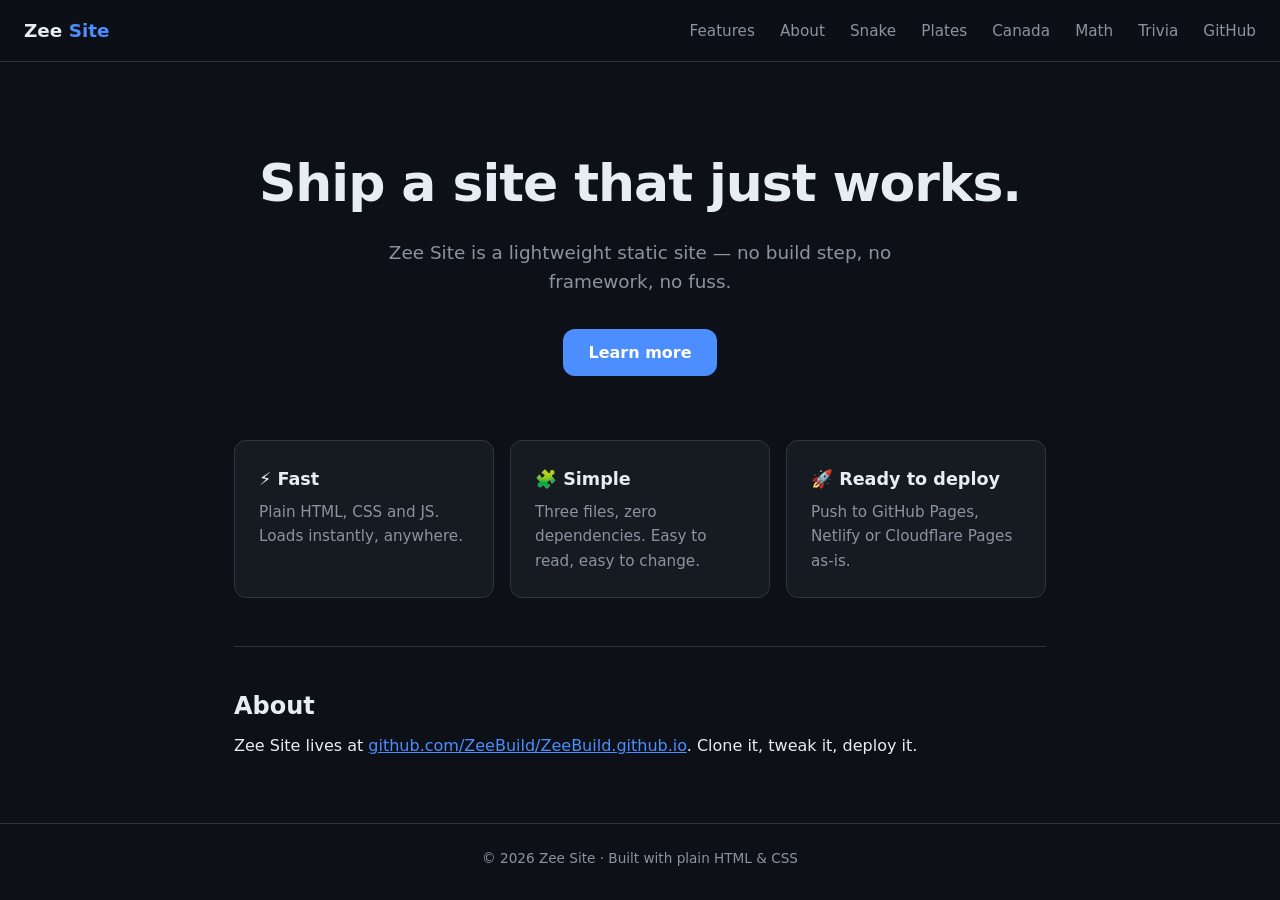
<file: index.html>
<!DOCTYPE html>
<html lang="en">
<head>
  <meta charset="UTF-8" />
  <meta name="viewport" content="width=device-width, initial-scale=1.0" />
  <meta name="description" content="Zee Site — a clean, fast static site." />
  <title>Zee Site</title>
  <link rel="stylesheet" href="style.css" />
</head>
<body>
  <header class="nav">
    <a class="brand" href="#">Zee<span> Site</span></a>
    <nav>
      <a href="#features">Features</a>
      <a href="#about">About</a>
      <a href="snake.html">Snake</a>
      <a href="plates.html">Plates</a>
      <a href="plates-canada.html">Canada</a>
      <a href="math.html">Math</a>
      <a href="trivia.html">Trivia</a>
      <a href="https://github.com/ZeeBuild/ZeeBuild.github.io">GitHub</a>
    </nav>
  </header>

  <main>
    <section class="hero">
      <h1>Ship a site that just works.</h1>
      <p>Zee Site is a lightweight static site — no build step, no framework, no fuss.</p>
      <a class="cta" href="#features">Learn more</a>
    </section>

    <section id="features" class="features">
      <article>
        <h2>⚡ Fast</h2>
        <p>Plain HTML, CSS and JS. Loads instantly, anywhere.</p>
      </article>
      <article>
        <h2>🧩 Simple</h2>
        <p>Three files, zero dependencies. Easy to read, easy to change.</p>
      </article>
      <article>
        <h2>🚀 Ready to deploy</h2>
        <p>Push to GitHub Pages, Netlify or Cloudflare Pages as-is.</p>
      </article>
    </section>

    <section id="about" class="about">
      <h2>About</h2>
      <p>
        Zee Site lives at
        <a href="https://github.com/ZeeBuild/ZeeBuild.github.io">github.com/ZeeBuild/ZeeBuild.github.io</a>.
        Clone it, tweak it, deploy it.
      </p>
    </section>
  </main>

  <footer class="footer">
    <p>© 2026 Zee Site · Built with plain HTML &amp; CSS</p>
  </footer>
</body>
</html>
</file>
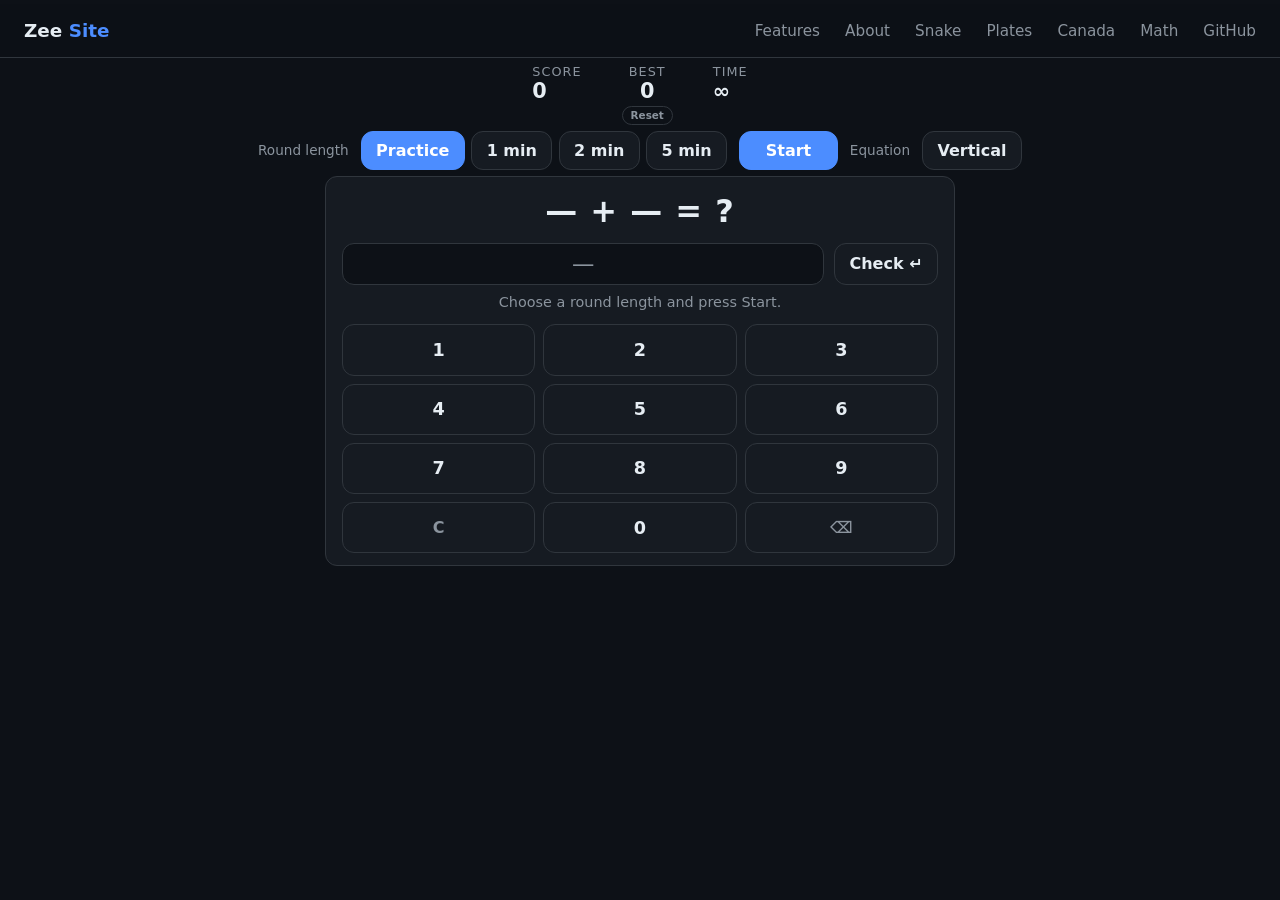
<file: math.html>
<!DOCTYPE html>
<html lang="en">
<head>
  <meta charset="UTF-8" />
  <meta name="viewport" content="width=device-width, initial-scale=1.0" />
  <meta name="description" content="A timed addition and subtraction game with an on-screen numpad and high scores." />
  <title>Math — Zee Site</title>
  <style>
    :root {
      --bg: #0d1117;
      --surface: #161b22;
      --text: #e6edf3;
      --muted: #8b949e;
      --accent: #4c8dff;
      --border: #30363d;
      --good: #3fb950;
      --bad: #f85149;
      --tens: #58a6ff;
      --ones: #e3b341;
      --radius: 12px;
    }

    * { margin: 0; padding: 0; box-sizing: border-box; }
    html { background: var(--bg); }
    [hidden] { display: none !important; }

    body {
      font-family: system-ui, -apple-system, "Segoe UI", sans-serif;
      background: var(--bg);
      color: var(--text);
      min-height: 0;
      display: flex;
      flex-direction: column;
      align-items: center;
      justify-content: flex-start;
      gap: 0.9rem;
      padding: 1rem 0;
    }

    .nav {
      display: flex;
      align-items: center;
      justify-content: space-between;
      padding: 1rem 1.5rem;
      border-bottom: 1px solid var(--border);
      position: sticky;
      top: 0;
      background: color-mix(in srgb, var(--bg) 85%, transparent);
      backdrop-filter: blur(8px);
      width: 100%;
    }
    .brand { font-weight: 700; font-size: 1.15rem; color: var(--text); text-decoration: none; }
    .brand span { color: var(--accent); }
    .nav nav a { color: var(--muted); text-decoration: none; margin-left: 1.25rem; font-size: 0.95rem; }
    .nav nav a:hover { color: var(--text); }

    .hud {
      display: flex;
      gap: 2.5rem;
      font-variant-numeric: tabular-nums;
    }
    .hud .label { color: var(--muted); font-size: 0.8rem; text-transform: uppercase; letter-spacing: 0.08em; }
    .hud .value { font-size: 1.3rem; font-weight: 700; }
    .hud .best-cell { text-align: center; }
    .reset-best {
      display: block;
      margin: 0.15rem auto 0;
      padding: 0.15rem 0.5rem;
      font-size: 0.65rem;
      font-weight: 600;
      color: var(--muted);
      background: transparent;
      border: 1px solid var(--border);
      border-radius: 999px;
    }
    .reset-best:hover:not(:disabled) { color: var(--text); border-color: var(--accent); }

    .timebar { width: 100%; max-width: 420px; height: 4px; background: var(--border); border-radius: 999px; overflow: hidden; }
    .timebar-fill { height: 100%; width: 100%; background: var(--accent); transition: width 0.2s linear; }

    .setup {
      display: flex;
      align-items: center;
      gap: 0.75rem;
      flex-wrap: wrap;
      justify-content: center;
    }
    .setup-label { color: var(--muted); font-size: 0.85rem; }
    .presets { display: flex; gap: 0.4rem; }

    button {
      background: var(--surface);
      color: var(--text);
      border: 1px solid var(--border);
      padding: 0.55rem 0.9rem;
      border-radius: var(--radius);
      font: inherit;
      font-weight: 600;
      cursor: pointer;
    }
    button:hover:not(:disabled) { border-color: var(--accent); }
    button:disabled { opacity: 0.45; cursor: default; }
    button:focus-visible { outline: 2px solid var(--accent); outline-offset: 2px; }

    .preset.selected { background: var(--accent); border-color: var(--accent); color: #fff; }
    .primary { background: var(--accent); border-color: var(--accent); color: #fff; padding-inline: 1.6rem; }

    .board-wrap { position: relative; width: 100%; max-width: 420px; }
    .main-col { display: flex; flex-direction: column; gap: 0.9rem; min-width: 0; }
    .emoji-strip {
      display: flex;
      align-items: center;
      gap: 0.5rem;
      flex-wrap: wrap;
      padding: 0.4rem 0.6rem;
      background: var(--bg);
      border: 1px solid var(--border);
      border-radius: 8px;
      min-height: 2.2rem;
    }
    .emoji-strip .strip-title {
      color: var(--muted);
      font-size: 0.7rem;
      text-transform: uppercase;
      letter-spacing: 0.08em;
      margin-right: 0.25rem;
    }
    .emoji-strip .chips {
      display: flex;
      align-items: center;
      gap: 0.35rem;
      flex-wrap: wrap;
      flex: 1 1 auto;
    }
    .emoji-strip .chip {
      display: inline-flex;
      align-items: center;
      gap: 0.25rem;
      background: var(--surface);
      border: 1px solid var(--border);
      border-radius: 999px;
      padding: 0.15rem 0.5rem;
      font-size: 0.95rem;
      line-height: 1;
    }
    .emoji-strip .chip .n {
      color: var(--muted);
      font-size: 0.7rem;
      font-variant-numeric: tabular-nums;
    }
    .emoji-strip .strip-total {
      color: var(--muted);
      font-size: 0.8rem;
      font-variant-numeric: tabular-nums;
      margin-left: auto;
    }

    .game {
      background: var(--surface);
      border: 1px solid var(--border);
      border-radius: var(--radius);
      padding: 1.25rem;
      display: flex;
      flex-direction: column;
      gap: 0.9rem;
    }

    .question {
      text-align: center;
      font-size: 2.4rem;
      font-weight: 700;
      font-variant-numeric: tabular-nums;
      letter-spacing: 0.03em;
      padding: 0.4rem 0;
    }
    .question.vertical {
      display: flex;
      flex-direction: column;
      align-items: flex-end;
      width: max-content;
      margin-inline: auto;
      line-height: 1.1;
      padding: 0;
    }
    .question.vertical .v-row { padding-right: 0.35rem; }
    .question.vertical .v-rule { width: 100%; height: 2px; background: var(--text); margin: 0.15rem 0; }

    .answer-row { display: flex; gap: 0.6rem; }
    .answer {
      flex: 1;
      min-height: 3rem;
      display: flex;
      align-items: center;
      justify-content: center;
      background: var(--bg);
      border: 1px solid var(--border);
      border-radius: var(--radius);
      font-size: 1.6rem;
      font-weight: 700;
      font-variant-numeric: tabular-nums;
    }
    .answer.empty { color: var(--muted); font-weight: 400; }
    .check { min-width: 6.5rem; }

    .feedback { text-align: center; min-height: 1.3rem; font-size: 0.9rem; color: var(--muted); }
    .feedback.good { color: var(--good); }
    .feedback.bad { color: var(--bad); }

    .work {
      border-top: 1px solid var(--border);
      padding-top: 0.9rem;
      display: flex;
      flex-direction: column;
      gap: 0.75rem;
      text-align: left;
    }
    .work h3 {
      font-size: 0.75rem;
      text-transform: uppercase;
      letter-spacing: 0.08em;
      color: var(--accent);
      margin-bottom: 0.35rem;
    }
    .break-diagram { display: flex; flex-direction: column; gap: 0.75rem; }
    .break-equation {
      display: flex;
      align-items: flex-start;
      justify-content: center;
      gap: 0.6rem;
      flex-wrap: wrap;
    }
    .break-term { display: flex; flex-direction: column; align-items: center; min-width: 5.6rem; }
    .break-term .num { font-size: 1.4rem; font-weight: 700; font-variant-numeric: tabular-nums; line-height: 1.2; }
    .break-term .num.whole { color: var(--text); }
    .break-term .num.split { color: var(--accent); }
    .break-op { font-size: 1.3rem; color: var(--muted); padding-top: 0.1rem; }
    .break-result { font-size: 1.4rem; font-weight: 700; color: var(--good); padding-top: 0.1rem; font-variant-numeric: tabular-nums; }
    .bond {
      width: 100%;
      height: 16px;
      position: relative;
      margin-top: 2px;
    }
    .bond .stem { position: absolute; left: 50%; top: 0; width: 2px; height: 8px; background: var(--border); }
    .bond .bar { position: absolute; left: 24%; right: 24%; top: 8px; height: 2px; background: var(--border); }
    .bond .leg { position: absolute; top: 8px; width: 2px; height: 8px; background: var(--border); }
    .bond .leg.left { left: 24%; }
    .bond .leg.right { right: 24%; }
    .break-boxes { display: flex; gap: 0.45rem; width: 100%; }
    .break-box {
      flex: 1;
      min-width: 0;
      text-align: center;
      background: var(--bg);
      border: 2px solid var(--border);
      border-radius: 8px;
      padding: 0.3rem 0.15rem;
    }
    .break-box.tens { border-color: var(--tens); }
    .break-box.ones { border-color: var(--ones); }
    .break-box b { display: block; font-size: 1.15rem; font-variant-numeric: tabular-nums; }
    .break-box.tens b { color: var(--tens); }
    .break-box.ones b { color: var(--ones); }
    .break-box small { display: block; color: var(--muted); font-size: 0.55rem; letter-spacing: 0.08em; }
    .break-steps { display: flex; flex-direction: column; gap: 0.15rem; font-size: 0.95rem; font-variant-numeric: tabular-nums; }
    .break-steps .line { display: flex; gap: 0.5rem; align-items: baseline; color: var(--muted); }
    .break-steps .line .tag { min-width: 3.4rem; font-size: 0.6rem; text-transform: uppercase; letter-spacing: 0.08em; color: var(--muted); }
    .break-steps .line.tens-line .eq { color: var(--tens); }
    .break-steps .line.ones-line .eq { color: var(--ones); }
    .break-steps .line.final { color: var(--text); font-weight: 700; }
    .break-steps .line.final .eq { color: var(--good); }
    .break-steps .note { font-size: 0.8rem; color: var(--muted); padding-left: 3.9rem; }
    .nl-svg { display: block; width: 100%; height: auto; }
    .nl-base, .nl-tick { stroke: var(--border); stroke-width: 2; }
    .nl-tick { stroke-width: 1.5; }
    .nl-dot { fill: var(--bg); stroke: var(--accent); stroke-width: 2; }
    .nl-dot.end { fill: var(--accent); }
    .nl-label { fill: var(--muted); font-size: 11px; font-variant-numeric: tabular-nums; }
    .nl-label.end { fill: var(--accent); font-weight: 700; }
    .nl-arc { fill: none; stroke: var(--accent); stroke-width: 1.5; }
    .nl-arrow { fill: var(--border); }
    .nl-jump { fill: var(--text); font-size: 10px; text-anchor: middle; }
    .work-summary { color: var(--muted); font-size: 0.85rem; }
    .work .next { align-self: center; }

    .numpad {
      display: grid;
      grid-template-columns: repeat(3, 1fr);
      gap: 0.5rem;
    }
    .numpad button { height: 3.2rem; font-size: 1.1rem; }
    .numpad button.wide { grid-column: span 2; }
    .numpad .fn { color: var(--muted); font-size: 1rem; }
    .clear-btn {
      align-self: center;
      width: 2.4rem;
      height: 2.4rem;
      padding: 0;
      font-size: 0.95rem;
      color: var(--muted);
      margin-bottom: 0.25rem;
    }

    .overlay {
      position: absolute;
      inset: 0;
      display: flex;
      flex-direction: column;
      align-items: center;
      justify-content: center;
      gap: 0.75rem;
      background: color-mix(in srgb, var(--bg) 82%, transparent);
      border-radius: var(--radius);
      text-align: center;
      padding: 1rem;
    }
    .overlay h2 { font-size: 1.6rem; }
    .overlay p { color: var(--muted); }
    .overlay-actions { display: flex; gap: 0.6rem; flex-wrap: wrap; justify-content: center; }

    /* Desktop: two-column layout to avoid vertical scrolling on 1080p */
    @media (min-width: 900px) {
      body { padding: 0.25rem 0; gap: 0.4rem; }
      .timebar { max-width: 630px; }
      .board-wrap { max-width: 630px; }
      .game { flex-direction: row; align-items: flex-start; gap: 1.25rem; padding: 0.75rem 1rem; }
      .main-col { flex: 1 1 0; gap: 0.6rem; }
      .work {
        border-top: 1px solid var(--border);
        padding-top: 0.9rem;
        padding-left: 0;
      }
      .question { font-size: 2rem; padding: 0.2rem 0; }
      .answer { min-height: 2.6rem; font-size: 1.4rem; }
    }

  </style>
</head>
<body>
  <header class="nav">
    <a class="brand" href="index.html">Zee<span> Site</span></a>
    <nav>
      <a href="index.html#features">Features</a>
      <a href="index.html#about">About</a>
      <a href="snake.html">Snake</a>
      <a href="plates.html">Plates</a>
      <a href="plates-canada.html">Canada</a>
      <a href="math.html">Math</a>
      <a href="https://github.com/ZeeBuild/ZeeBuild.github.io">GitHub</a>
    </nav>
  </header>

  <div class="hud">
    <div><div class="label">Score</div><div class="value" id="score">0</div></div>
    <div class="best-cell">
      <div class="label">Best</div>
      <div class="value" id="best">0</div>
      <button type="button" id="resetBestBtn" class="reset-best" title="Reset best score" aria-label="Reset best score">Reset</button>
    </div>
    <div><div class="label">Time</div><div class="value" id="time">60</div></div>
  </div>

  <div class="timebar" id="timebar" aria-hidden="true"><div class="timebar-fill" id="timeFill"></div></div>

  <div class="setup">
    <span class="setup-label">Round length</span>
    <div class="presets" id="presets" role="group" aria-label="Round length">
      <button type="button" class="preset selected" data-seconds="0" aria-pressed="true">Practice</button>
      <button type="button" class="preset" data-seconds="60" aria-pressed="false">1 min</button>
      <button type="button" class="preset" data-seconds="120" aria-pressed="false">2 min</button>
      <button type="button" class="preset" data-seconds="300" aria-pressed="false">5 min</button>
    </div>
    <button type="button" id="startBtn" class="primary">Start</button>
    <span class="setup-label">Equation</span>
    <button type="button" id="layoutBtn" class="preset" aria-pressed="false" aria-label="Show equations vertically">Vertical</button>
  </div>

  <div class="board-wrap">
    <section class="game" id="game" aria-label="Math game">
      <div class="main-col">
        <div class="emoji-strip" id="emojiStrip" hidden>
          <span class="strip-title">Collected</span>
          <span class="chips" id="emojiChips"></span>
          <span class="strip-total" id="emojiTotal">0</span>
        </div>
        <div class="question" id="question" aria-live="polite">&#8212; + &#8212; = ?</div>

        <div class="answer-row">
          <div class="answer empty" id="answer" aria-label="Your answer">&#8212;</div>
          <button type="button" id="checkBtn" class="check">Check &#8629;</button>
        </div>

        <p class="feedback" id="feedback" aria-live="polite">Choose a round length and press Start.</p>

        <div class="numpad" id="numpad">
          <button type="button" data-key="1" aria-label="Digit 1">1</button>
          <button type="button" data-key="2" aria-label="Digit 2">2</button>
          <button type="button" data-key="3" aria-label="Digit 3">3</button>
          <button type="button" data-key="4" aria-label="Digit 4">4</button>
          <button type="button" data-key="5" aria-label="Digit 5">5</button>
          <button type="button" data-key="6" aria-label="Digit 6">6</button>
          <button type="button" data-key="7" aria-label="Digit 7">7</button>
          <button type="button" data-key="8" aria-label="Digit 8">8</button>
          <button type="button" data-key="9" aria-label="Digit 9">9</button>
          <button type="button" class="fn" data-key="clear" aria-label="Clear answer">C</button>
          <button type="button" data-key="0" aria-label="Digit 0">0</button>
          <button type="button" class="fn" data-key="back" aria-label="Backspace">&#9003;</button>
        </div>

        <div class="work" id="work" hidden>
          <button type="button" id="nextBtn" class="primary next">Next question</button>
          <div>
            <h3>Break apart</h3>
            <div class="steps" id="workSteps"></div>
          </div>
          <div>
            <h3>Number line</h3>
            <div class="number-line" id="workLine"></div>
            <div class="work-summary" id="workSummary"></div>
          </div>
        </div>
      </div>
    </section>

    <div class="overlay" id="overlay" hidden>
      <h2 id="overlayTitle">Time's up!</h2>
      <p id="overlayText">Score: 0 &middot; Best: 0</p>
      <div class="overlay-actions">
        <button type="button" id="againBtn" class="primary">Play again</button>
        <button type="button" id="stopBtn">Stop</button>
      </div>
    </div>
  </div>


  <script>
    const scoreEl = document.getElementById('score');
    const bestEl = document.getElementById('best');
    const timeEl = document.getElementById('time');
    const timebarEl = document.getElementById('timebar');
    const timeFill = document.getElementById('timeFill');
    const presetsEl = document.getElementById('presets');
    const startBtn = document.getElementById('startBtn');
    const layoutBtn = document.getElementById('layoutBtn');
    const questionEl = document.getElementById('question');
    const answerEl = document.getElementById('answer');
    const checkBtn = document.getElementById('checkBtn');
    const feedbackEl = document.getElementById('feedback');
    const workEl = document.getElementById('work');
    const workStepsEl = document.getElementById('workSteps');
    const workLineEl = document.getElementById('workLine');
    const workSummaryEl = document.getElementById('workSummary');
    const emojiStripEl = document.getElementById('emojiStrip');
    const emojiChipsEl = document.getElementById('emojiChips');
    const emojiTotalEl = document.getElementById('emojiTotal');
    const nextBtn = document.getElementById('nextBtn');
    const numpadEl = document.getElementById('numpad');
    const clearBtn = document.getElementById('clearBtn');
    const overlay = document.getElementById('overlay');
    const overlayTitle = document.getElementById('overlayTitle');
    const overlayText = document.getElementById('overlayText');
    const againBtn = document.getElementById('againBtn');
    const stopBtn = document.getElementById('stopBtn');
    const resetBestBtn = document.getElementById('resetBestBtn');

    let best = 0;
    try {
      const stored = Number(localStorage.getItem('math-best') || 0);
      if (Number.isFinite(stored) && stored >= 0) best = stored;
    } catch (e) { /* storage unavailable */ }

    let roundSeconds = 0;
    let secondsLeft = 0;
    let score = 0;
    let running = false;
    let answer = '';
    let current = null;
    let lastKey = '';
    let deadline = 0;
    let timerId = null;
    let vertical = false;
    let showingWork = false;
    let collectedEmojis = {};
    let collectedTotal = 0;

    function updateHud() {
      scoreEl.textContent = score;
      bestEl.textContent = best;
      const untimed = roundSeconds === 0;
      timeEl.textContent = untimed ? '\u221E' : secondsLeft;
      timebarEl.hidden = untimed;
      if (!untimed) timeFill.style.width = (secondsLeft / roundSeconds * 100) + '%';
    }

    function selectPreset(seconds) {
      if (running) return;
      roundSeconds = seconds;
      secondsLeft = seconds;
      presetsEl.querySelectorAll('.preset').forEach((b) => {
        const on = Number(b.dataset.seconds) === seconds;
        b.classList.toggle('selected', on);
        b.setAttribute('aria-pressed', String(on));
      });
      updateHud();
    }

    function setFeedback(message, tone) {
      feedbackEl.textContent = message;
      feedbackEl.className = 'feedback' + (tone ? ' ' + tone : '');
    }

    function renderQuestion() {
      questionEl.classList.toggle('vertical', vertical && !!current);
      if (!current) {
        questionEl.textContent = '\u2014 + \u2014 = ?';
      } else if (vertical) {
        questionEl.innerHTML = '<span class="v-row">' + current.a + '</span>' +
          '<span class="v-row">' + current.op + ' ' + current.b + '</span>' +
          '<span class="v-rule"></span>' +
          '<span class="v-row">?</span>';
      } else {
        questionEl.textContent = current.a + ' ' + current.op + ' ' + current.b + ' = ?';
      }
    }

    function generateQuestion() {
      let q, key, tries = 0;
      do {
        const op = Math.random() < 0.5 ? '+' : '\u2212';
        let a = 10 + Math.floor(Math.random() * 90);
        let b;
        if (op === '+') {
          // Keep both operands two-digit and cap the sum at 109.
          b = 10 + Math.floor(Math.random() * (100 - a));
        } else {
          b = 10 + Math.floor(Math.random() * 90);
          if (a < b) { const t = a; a = b; b = t; }
        }
        q = { a: a, b: b, op: op, result: op === '+' ? a + b : a - b };
        key = a + op + b;
        tries++;
      } while (key === lastKey && tries < 10);
      lastKey = key;
      current = q;
      renderQuestion();
    }

    function clearAnswer() {
      answer = '';
      answerEl.textContent = '\u2014';
      answerEl.classList.add('empty');
    }

    function appendDigit(digit) {
      if (!running || showingWork || answer.length >= 3) return;
      answer += digit;
      answerEl.textContent = answer;
      answerEl.classList.remove('empty');
    }

    function backspace() {
      if (!running || showingWork) return;
      answer = answer.slice(0, -1);
      answerEl.textContent = answer || '\u2014';
      answerEl.classList.toggle('empty', answer === '');
    }

    function partsOf(n) {
      return { tens: Math.floor(n / 10) * 10, ones: n % 10 };
    }

    function workRow(text) {
      const row = document.createElement('div');
      row.className = 'line';
      row.textContent = text;
      return row;
    }

    function breakBoxes(parts) {
      const bond = document.createElement('div');
      bond.className = 'bond';
      ['stem', 'bar', 'leg left', 'leg right'].forEach((cls) => {
        const el = document.createElement('span');
        el.className = cls;
        bond.appendChild(el);
      });
      const boxes = document.createElement('div');
      boxes.className = 'break-boxes';
      [['tens', parts.tens, 'TENS'], ['ones', parts.ones, 'ONES']].forEach(([kind, value, label]) => {
        const box = document.createElement('div');
        box.className = 'break-box ' + kind;
        const b = document.createElement('b');
        b.textContent = value;
        const small = document.createElement('small');
        small.textContent = label;
        box.appendChild(b);
        box.appendChild(small);
        boxes.appendChild(box);
      });
      return [bond, boxes];
    }

    function breakTerm(number, parts) {
      const term = document.createElement('div');
      term.className = 'break-term';
      const num = document.createElement('span');
      num.className = 'num ' + (parts ? 'split' : 'whole');
      num.textContent = number;
      term.appendChild(num);
      if (parts) breakBoxes(parts).forEach((el) => term.appendChild(el));
      return term;
    }

    function breakStep(tag, text, cls) {
      const line = document.createElement('div');
      line.className = 'line' + (cls ? ' ' + cls : '');
      const tagEl = document.createElement('span');
      tagEl.className = 'tag';
      tagEl.textContent = tag;
      const eq = document.createElement('span');
      eq.className = 'eq';
      eq.textContent = text;
      line.appendChild(tagEl);
      line.appendChild(eq);
      return line;
    }

    function renderNumberLine(start, jumps, sign, end) {
      const ns = 'http://www.w3.org/2000/svg';
      const svg = document.createElementNS(ns, 'svg');
      svg.setAttribute('viewBox', '0 0 400 140');
      svg.setAttribute('class', 'nl-svg');
      svg.setAttribute('role', 'img');
      svg.setAttribute('aria-label', 'Open number line from ' + start + ' to ' + end);
      const add = (tag, attrs, text) => {
        const el = document.createElementNS(ns, tag);
        Object.entries(attrs).forEach(([k, v]) => el.setAttribute(k, String(v)));
        if (text !== undefined) el.textContent = text;
        svg.appendChild(el);
        return el;
      };

      const count = jumps.length;
      const pad = 36;
      const base = 100;
      const reverse = sign === '\u2212';
      const unit = count ? (400 - pad * 2) / count : 0;
      const widths = jumps.map((j) => j === 10 ? 1 : 0.5);
      const total = widths.reduce((sum, w) => sum + w, 0) * unit;
      const left = (400 - total) / 2;
      const xs = [reverse ? left + total : left];
      for (let i = 0; i < count; i++) {
        xs.push(xs[i] + (reverse ? -1 : 1) * widths[i] * unit);
      }
      const minX = Math.min.apply(null, xs);
      const maxX = Math.max.apply(null, xs);

      add('line', { x1: minX - 20, y1: base, x2: maxX + 12, y2: base, class: 'nl-base' });
      const tip = reverse ? minX - 18 : maxX + 18;
      const back = reverse ? minX - 9 : maxX + 9;
      add('polygon', {
        points: tip + ',' + base + ' ' + back + ',' + (base - 5) + ' ' + back + ',' + (base + 5),
        class: 'nl-arrow'
      });

      let value = start;
      for (let i = 0; i <= count; i++) {
        const x = xs[i];
        const last = i === count;
        add('line', { x1: x, y1: base - 6, x2: x, y2: base + 6, class: 'nl-tick' });
        add('circle', { cx: x, cy: base, r: 4, class: 'nl-dot' + (last ? ' end' : '') });
        add('text', { x: x, y: 124, class: 'nl-label' + (last ? ' end' : ''), 'text-anchor': 'middle' }, String(value));
        if (i < count) {
          const nx = xs[i + 1];
          const bigJump = jumps[i] === 10;
          const lift = bigJump ? (i % 2 === 0 ? 42 : 60) : (i % 2 === 0 ? 9 : 12);
          add('path', {
            d: 'M ' + x + ' ' + base + ' C ' + x + ' ' + (base - lift) + ', ' + nx + ' ' + (base - lift) + ', ' + nx + ' ' + base,
            class: 'nl-arc'
          });
          add('text', { x: (x + nx) / 2, y: base - lift + (bigJump ? 4 : -4), class: 'nl-jump' }, sign + jumps[i]);
          value += sign === '+' ? jumps[i] : -jumps[i];
        }
      }

      workLineEl.replaceChildren(svg);
    }

    function renderWork() {
      const { a, b, op, result } = current;
      const aParts = partsOf(a);
      const bParts = partsOf(b);
      const jumps = [];
      for (let t = 0; t < bParts.tens / 10; t++) jumps.push(10);
      for (let o = 0; o < bParts.ones; o++) jumps.push(1);
      const sign = op === '+' ? '+' : '\u2212';

      workStepsEl.className = 'break-diagram';
      workStepsEl.replaceChildren();

      const equation = document.createElement('div');
      equation.className = 'break-equation';
      equation.appendChild(breakTerm(a, op === '+' ? aParts : null));
      const opEl = document.createElement('span');
      opEl.className = 'break-op';
      opEl.textContent = sign;
      equation.appendChild(opEl);
      equation.appendChild(breakTerm(b, bParts));
      const equalsEl = document.createElement('span');
      equalsEl.className = 'break-op';
      equalsEl.textContent = '=';
      equation.appendChild(equalsEl);
      const resultEl = document.createElement('span');
      resultEl.className = 'break-result';
      resultEl.textContent = result;
      equation.appendChild(resultEl);
      workStepsEl.appendChild(equation);

      const steps = document.createElement('div');
      steps.className = 'break-steps';
      if (op === '+') {
        const tensSum = aParts.tens + bParts.tens;
        const onesSum = aParts.ones + bParts.ones;
        steps.appendChild(breakStep('Tens', aParts.tens + ' + ' + bParts.tens + ' = ' + tensSum, 'tens-line'));
        steps.appendChild(breakStep('Ones', aParts.ones + ' + ' + bParts.ones + ' = ' + onesSum, 'ones-line'));
        if (onesSum >= 10) {
          steps.appendChild(breakStep('Regroup', onesSum + ' = 10 + ' + (onesSum - 10), 'ones-line'));
          steps.appendChild(breakStep('Final', tensSum + ' + ' + onesSum + ' = ' + result, 'final'));
          const note = document.createElement('div');
          note.className = 'note';
          note.textContent = tensSum + ' + 10 = ' + (tensSum + 10) + ', then + ' + (onesSum - 10) + ' = ' + result;
          steps.appendChild(note);
        } else {
          steps.appendChild(breakStep('Final', tensSum + ' + ' + onesSum + ' = ' + result, 'final'));
        }
      } else {
        const middle = a - bParts.tens;
        steps.appendChild(breakStep('Break', b + ' = ' + bParts.tens + ' + ' + bParts.ones));
        steps.appendChild(breakStep('Tens', a + ' \u2212 ' + bParts.tens + ' = ' + middle, 'tens-line'));
        steps.appendChild(breakStep('Ones', middle + ' \u2212 ' + bParts.ones + ' = ' + result, 'final'));
      }
      workStepsEl.appendChild(steps);

      renderNumberLine(a, jumps, sign, result);
      workSummaryEl.textContent = a + ' ' + op + ' ' + b + ' = ' + result;
    }

    function setWorkVisible(visible) {
      showingWork = visible;
      workEl.hidden = !visible;
      checkBtn.disabled = visible;
      numpadEl.hidden = visible;
      numpadEl.querySelectorAll('button').forEach((b) => { b.disabled = visible; });
    }

    function showWork() {
      renderWork();
      setWorkVisible(true);
      nextBtn.focus();
    }

    function nextQuestion() {
      setWorkVisible(false);
      clearAnswer();
      generateQuestion();
      setFeedback('Go!');
    }

    // Fun emojis for the green "correct" message. Shark, dino and fireworks
    // are the priority picks, so they turn up more often than the rest.
    const priorityEmojis = ['🦈', '🦖', '🎆'];
    const funEmojis = ['🎉', '⭐', '🏆', '🚀', '💥', '🔥', '😎', '🥳', '✨', '💯', '🌟', '🍕', '🌈', '⚡'];

    function renderCollected() {
      if (collectedTotal === 0) {
        emojiStripEl.hidden = true;
        return;
      }
      emojiStripEl.hidden = false;
      emojiChipsEl.innerHTML = '';
      Object.keys(collectedEmojis).forEach((emo) => {
        const chip = document.createElement('span');
        chip.className = 'chip';
        chip.textContent = emo;
        const n = document.createElement('span');
        n.className = 'n';
        n.textContent = '\u00D7' + collectedEmojis[emo];
        chip.appendChild(n);
        emojiChipsEl.appendChild(chip);
      });
      emojiTotalEl.textContent = collectedTotal;
    }

    function correctMessage() {
      const pool = Math.random() < 0.6 ? priorityEmojis : funEmojis;
      const first = pool[Math.floor(Math.random() * pool.length)];
      collectedEmojis[first] = (collectedEmojis[first] || 0) + 1;
      collectedTotal++;
      let message = 'Correct! +1 point ' + first;
      if (Math.random() < 0.35) {
        const second = funEmojis[Math.floor(Math.random() * funEmojis.length)];
        message += ' ' + second;
        collectedEmojis[second] = (collectedEmojis[second] || 0) + 1;
        collectedTotal++;
      }
      renderCollected();
      return message;
    }

    function submit() {
      if (!running || showingWork || answer === '') return;
      if (Number(answer) === current.result) {
        score++;
        setFeedback(correctMessage(), 'good');
        updateHud();
      } else {
        setFeedback('Not quite — it was ' + current.result + '.', 'bad');
      }
      clearAnswer();
      if (roundSeconds === 0) showWork();
      else generateQuestion();
    }

    function start() {
      setWorkVisible(false);
      score = 0;
      collectedEmojis = {};
      collectedTotal = 0;
      renderCollected();
      secondsLeft = roundSeconds;
      running = true;
      clearAnswer();
      generateQuestion();
      setFeedback('Go!');
      overlay.hidden = true;
      presetsEl.querySelectorAll('button').forEach((b) => { b.disabled = true; });
      startBtn.disabled = false;
      startBtn.textContent = 'End round';
      updateHud();
      if (timerId) clearInterval(timerId);
      timerId = null;
      if (roundSeconds > 0) {
        deadline = performance.now() + roundSeconds * 1000;
        timerId = setInterval(tick, 200);
      }
    }

    function tick() {
      if (!running) return;
      const left = Math.max(0, Math.ceil((deadline - performance.now()) / 1000));
      if (left !== secondsLeft) { secondsLeft = left; updateHud(); }
      if (left === 0) endGame();
    }

    function endGame() {
      if (!running) return;
      const timedOut = roundSeconds > 0 && secondsLeft <= 0;
      running = false;
      if (timerId) clearInterval(timerId);
      timerId = null;
      secondsLeft = 0;
      setWorkVisible(false);
      clearAnswer();
      current = null;
      renderQuestion();

      if (score > best) {
        best = score;
        try { localStorage.setItem('math-best', String(best)); } catch (e) { /* storage unavailable */ }
        overlayTitle.textContent = 'New high score!';
      } else {
        overlayTitle.textContent = (roundSeconds > 0 && timedOut) ? "Time's up!" : 'Round over';
      }
      overlayText.textContent = 'Score: ' + score + ' · Best: ' + best;
      updateHud();
      overlay.hidden = false;
      presetsEl.querySelectorAll('button').forEach((b) => { b.disabled = false; });
      startBtn.disabled = false;
      startBtn.textContent = 'Start';
      againBtn.focus();
    }

    function stop() {
      running = false;
      if (timerId) clearInterval(timerId);
      timerId = null;
      setWorkVisible(false);
      clearAnswer();
      current = null;
      renderQuestion();
      setFeedback('Choose a round length and press Start.');
      overlay.hidden = true;
      presetsEl.querySelectorAll('button').forEach((b) => { b.disabled = false; });
      startBtn.disabled = false;
      startBtn.textContent = 'Start';
      startBtn.focus();
    }

    function resetBest() {
      best = 0;
      try { localStorage.removeItem('math-best'); } catch (e) { /* storage unavailable */ }
      updateHud();
      if (!running && overlay.hidden) setFeedback('Best score reset.');
    }

    presetsEl.addEventListener('click', (e) => {
      const b = e.target.closest('button[data-seconds]');
      if (b) selectPreset(Number(b.dataset.seconds));
    });

    startBtn.addEventListener('click', () => {
      if (running) endGame();
      else start();
    });
    againBtn.addEventListener('click', start);
    stopBtn.addEventListener('click', stop);
    resetBestBtn.addEventListener('click', resetBest);
    checkBtn.addEventListener('click', submit);
    nextBtn.addEventListener('click', nextQuestion);

    layoutBtn.addEventListener('click', () => {
      vertical = !vertical;
      layoutBtn.classList.toggle('selected', vertical);
      layoutBtn.setAttribute('aria-pressed', String(vertical));
      renderQuestion();
    });

    numpadEl.addEventListener('click', (e) => {
      const b = e.target.closest('button[data-key]');
      if (!b) return;
      const key = b.dataset.key;
      if (showingWork) return;
      if (/^\d$/.test(key)) appendDigit(key);
      else if (key === 'back') backspace();
      else if (key === 'clear') clearAnswer();
    });

    document.addEventListener('keydown', (e) => {
      if (!running) {
        const onButton = e.target instanceof Element && e.target.closest('button');
        if ((e.key === 'Enter' || e.code === 'Space') && !onButton) {
          e.preventDefault();
          start();
        }
        return;
      }
      if (showingWork) {
        if (e.key === 'Enter' || e.code === 'Space') {
          e.preventDefault();
          nextQuestion();
        }
        return;
      }
      if (/^\d$/.test(e.key)) {
        e.preventDefault();
        appendDigit(e.key);
      } else if (e.key === 'Backspace') {
        e.preventDefault();
        backspace();
      } else if (e.key === 'Delete' || e.key === 'Escape' || e.key.toLowerCase() === 'c') {
        e.preventDefault();
        clearAnswer();
      } else if (e.key === 'Enter') {
        e.preventDefault();
        submit();
      }
    });

    selectPreset(0);
    bestEl.textContent = best;
  </script>
</body>
</html>
</file>
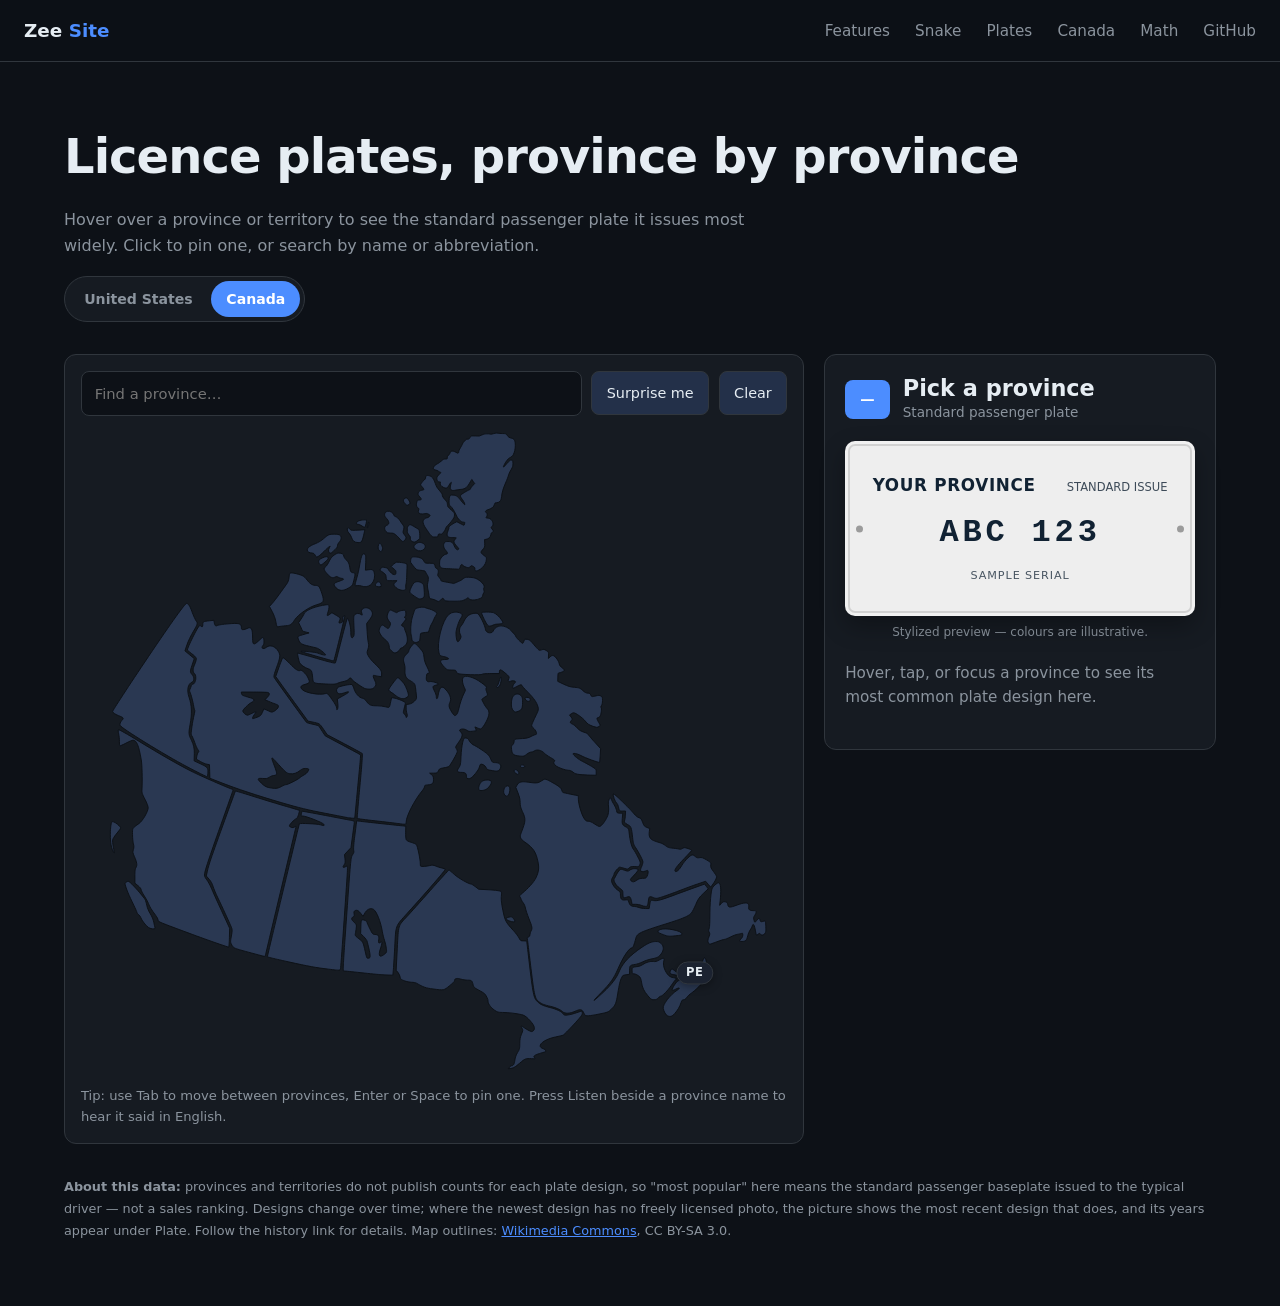
<file: plates-canada.html>
<!DOCTYPE html>
<html lang="en">
<head>
  <meta charset="UTF-8" />
  <meta name="viewport" content="width=device-width, initial-scale=1.0" />
  <meta name="description" content="Hover over a province or territory to see its standard-issue licence plate." />
  <title>Canadian Licence Plates — Zee Site</title>
  <link rel="stylesheet" href="style.css" />
  <style>
    .plates-main { max-width: 1200px; padding-bottom: 4rem; }
    .page-head { padding: 3.5rem 0 2rem; }
    .page-head h1 { font-size: clamp(2rem, 5vw, 3rem); letter-spacing: -0.02em; }
    .page-head p { color: var(--muted); max-width: 44rem; margin-top: 0.75rem; }

    .plate-switch {
      display: inline-flex; gap: 0.2rem; margin-top: 1.1rem; padding: 0.25rem;
      background: var(--surface); border: 1px solid var(--border); border-radius: 999px;
    }
    .plate-switch a {
      padding: 0.42rem 0.95rem; border-radius: 999px; text-decoration: none;
      font-size: 0.88rem; font-weight: 600; color: var(--muted); white-space: nowrap;
    }
    .plate-switch a:hover { color: var(--text); }
    .plate-switch a[aria-current="page"] { background: var(--accent); color: #fff; }

    .layout {
      display: grid;
      grid-template-columns: minmax(0, 1.7fr) minmax(290px, 0.9fr);
      gap: 1.25rem;
      align-items: start;
    }
    @media (max-width: 900px) { .layout { grid-template-columns: 1fr; } }

    .map-card, .detail-card {
      background: var(--surface);
      border: 1px solid var(--border);
      border-radius: var(--radius);
    }
    .map-card { padding: 1rem; min-width: 0; }
    .map-toolbar {
      display: flex; gap: 0.6rem; align-items: center; flex-wrap: wrap;
      margin-bottom: 0.75rem;
    }
    .search-wrap { position: relative; flex: 1 1 220px; }
    #provSearch {
      width: 100%;
      background: var(--bg);
      color: var(--text);
      border: 1px solid var(--border);
      border-radius: 8px;
      padding: 0.6rem 0.8rem;
      font: inherit;
      font-size: 0.92rem;
    }
    #provSearch:focus { outline: 2px solid var(--accent); outline-offset: 1px; }
    .search-results {
      position: absolute; z-index: 20; top: calc(100% + 4px); left: 0; right: 0;
      background: #1b2230;
      border: 1px solid var(--border);
      border-radius: 8px;
      max-height: 230px;
      overflow-y: auto;
      padding: 0.25rem;
    }
    .search-results[hidden], .tooltip[hidden] { display: none; }
    .search-results button {
      display: block; width: 100%; text-align: left; padding: 0.45rem 0.6rem;
      background: none; border: 0; border-radius: 6px; color: var(--text); font: inherit; cursor: pointer;
    }
    .search-results button:hover, .search-results button:focus { background: #273349; }
    .search-results .code { color: var(--accent); font-weight: 700; margin-right: 0.5rem; }

    button.act {
      background: #233049; color: var(--text); border: 1px solid var(--border);
      border-radius: 8px; padding: 0.6rem 0.9rem; font: inherit; font-size: 0.9rem; cursor: pointer;
      white-space: nowrap;
    }
    button.act:hover { border-color: var(--accent); }

    .map-wrap { position: relative; }
    /* the Canadian map is nearly square, so cap its height to keep it on screen */
    svg#caMap {
      display: block; width: 100%; height: auto;
      max-height: 72vh; max-width: 100%; margin: 0 auto;
    }
    .state {
      fill: #2a3852;
      stroke: var(--bg);
      stroke-width: 1.4;
      cursor: pointer;
      transition: fill 0.12s ease, opacity 0.12s ease;
    }
    .state:hover, .state:focus { fill: var(--accent); outline: none; }
    .state.active { fill: #3fb27f; }
    .state.dim { opacity: 0.3; }

    /* Prince Edward Island is a thin sliver, so it gets a callout button */
    .pin {
      position: absolute; left: 86.93%; top: 84.13%; transform: translate(-50%, -50%);
      z-index: 5; padding: 0.3rem 0.55rem; border-radius: 999px;
      background: #1b2230; color: var(--text); border: 1px solid var(--border);
      font: inherit; font-size: 0.72rem; font-weight: 700; letter-spacing: 0.06em;
      line-height: 1; cursor: pointer; white-space: nowrap;
      box-shadow: 0 2px 8px rgba(0, 0, 0, 0.35);
      transition: color 0.12s ease, border-color 0.12s ease, opacity 0.12s ease;
    }
    .pin:hover, .pin.active { border-color: var(--accent); color: var(--accent); }
    .pin.active { border-color: #3fb27f; color: #7fe0b0; }
    .pin.dim { opacity: 0.3; }
    .pin:focus-visible { outline: 2px solid var(--accent); outline-offset: 2px; }

    .tooltip {
      position: absolute; z-index: 10; pointer-events: none;
      background: #0b0f16; border: 1px solid var(--border); border-radius: 8px;
      padding: 0.45rem 0.7rem; font-size: 0.85rem; line-height: 1.3;
      transform: translate(-50%, -115%); white-space: nowrap;
      box-shadow: 0 8px 24px rgba(0, 0, 0, 0.4);
    }
    .tooltip strong { color: var(--accent); }
    @media (pointer: coarse) { .tooltip { display: none; } }

    .hint { color: var(--muted); font-size: 0.82rem; margin-top: 0.6rem; }

    .detail-card { padding: 1.25rem; position: sticky; top: 5rem; }
    .detail-head { display: flex; align-items: center; gap: 0.8rem; margin-bottom: 1.1rem; }
    .abbr {
      background: var(--accent); color: #fff; font-weight: 700; font-size: 0.9rem;
      border-radius: 8px; padding: 0.5rem 0.65rem; min-width: 2.8rem; text-align: center;
    }
    .detail-head > div { flex: 1; min-width: 0; }
    .detail-head h2 { font-size: 1.4rem; line-height: 1.2; }
    .detail-head p { color: var(--muted); font-size: 0.85rem; }
    .title-row { display: flex; align-items: center; gap: 0.5rem; flex-wrap: wrap; }
    .pron { color: var(--muted); font-size: 0.8rem; font-weight: 500; white-space: nowrap; }
    .speak {
      display: inline-flex; align-items: center; gap: 0.3rem;
      background: #233049; color: var(--text); border: 1px solid var(--border);
      border-radius: 999px; padding: 0.3rem 0.6rem; font: inherit; font-size: 0.76rem;
      line-height: 1; cursor: pointer;
    }
    .speak svg { width: 13px; height: 13px; fill: currentColor; flex: none; }
    .speak:hover, .speak.speaking { color: var(--accent); border-color: var(--accent); }
    .speak[hidden] { display: none; }
    .speak:focus-visible { outline: 2px solid var(--accent); outline-offset: 2px; }

    .plate-preview {
      width: 100%; aspect-ratio: 12 / 6; min-height: 100px;
      border-radius: 10px; border: 3px solid rgba(255, 255, 255, 0.16);
      background: var(--plate-bg, #eee);
      color: var(--plate-ink, #123);
      box-shadow: inset 0 0 0 2px rgba(0, 0, 0, 0.12), 0 10px 24px rgba(0, 0, 0, 0.3);
      padding: 8% 7%; display: flex; flex-direction: column; justify-content: space-between;
      position: relative; overflow: hidden;
    }
    .plate-preview::before, .plate-preview::after {
      content: ""; position: absolute; top: 50%; width: 7px; height: 7px; border-radius: 50%;
      background: rgba(0, 0, 0, 0.35); transform: translateY(-50%);
    }
    .plate-preview::before { left: 8px; }
    .plate-preview::after { right: 8px; }
    .plate-preview[hidden], .plate-photo[hidden] { display: none; }

    .plate-photo { margin: 0; }
    .plate-photo img {
      display: block; width: 100%; height: auto;
      border-radius: 10px; border: 1px solid var(--border);
      background: #0b0f16;
      box-shadow: 0 10px 24px rgba(0, 0, 0, 0.35);
    }
    .plate-photo figcaption { margin-top: 0.4rem; color: var(--muted); font-size: 0.7rem; text-align: center; line-height: 1.5; }
    .plate-photo figcaption a { color: var(--muted); text-decoration: underline; }
    .plate-photo figcaption a:hover { color: var(--text); }
    .plate-top { display: flex; justify-content: space-between; align-items: baseline; gap: 0.5rem; }
    .plate-state { font-weight: 800; font-size: clamp(0.7rem, 2.4vw, 1.05rem); letter-spacing: 0.04em; }
    .plate-tag { font-size: clamp(0.5rem, 1.6vw, 0.72rem); opacity: 0.8; text-align: right; }
    .plate-serial {
      font-family: ui-monospace, "SFMono-Regular", Consolas, monospace;
      font-size: clamp(1.1rem, 5vw, 2rem); letter-spacing: 0.12em; font-weight: 700;
      text-align: center; line-height: 1;
    }
    .plate-foot { font-size: clamp(0.5rem, 1.5vw, 0.7rem); text-align: center; opacity: 0.75; letter-spacing: 0.08em; }
    .stylized { color: var(--muted); font-size: 0.75rem; margin-top: 0.4rem; text-align: center; }

    .desc { color: var(--text); font-size: 0.95rem; margin: 1.2rem 0; }
    .facts { margin: 0 0 1.2rem; }
    .facts div { padding: 0.6rem 0; border-top: 1px solid var(--border); }
    .facts dt { color: var(--muted); font-size: 0.75rem; text-transform: uppercase; letter-spacing: 0.07em; }
    .facts dd { margin-top: 0.2rem; font-size: 0.92rem; }
    .learn { color: var(--accent); font-size: 0.9rem; text-decoration: none; }
    .learn:hover { text-decoration: underline; }
    .placeholder { color: var(--muted); font-size: 0.95rem; }

    .notes { color: var(--muted); font-size: 0.8rem; margin-top: 2rem; line-height: 1.7; }
    .notes a { color: var(--accent); }
  </style>
</head>
<body>
  <header class="nav">
    <a class="brand" href="index.html">Zee<span> Site</span></a>
    <nav>
      <a href="index.html#features">Features</a>
      <a href="snake.html">Snake</a>
      <a href="plates.html">Plates</a>
      <a href="plates-canada.html">Canada</a>
      <a href="math.html">Math</a>
      <a href="https://github.com/ZeeBuild/ZeeBuild.github.io">GitHub</a>
    </nav>
  </header>

  <main class="plates-main">
    <div class="page-head">
      <h1>Licence plates, province by province</h1>
      <p>Hover over a province or territory to see the standard passenger plate it issues most widely. Click to pin one, or search by name or abbreviation.</p>
      <nav class="plate-switch" aria-label="Choose a country">
        <a href="plates.html">United States</a>
        <a href="plates-canada.html" aria-current="page">Canada</a>
      </nav>
    </div>

    <div class="layout">
      <section class="map-card" aria-label="Interactive map of Canadian licence plates">
        <div class="map-toolbar">
          <div class="search-wrap">
            <input type="text" id="provSearch" placeholder="Find a province…" aria-label="Find a province or territory" autocomplete="off" />
            <div class="search-results" id="searchResults" hidden></div>
          </div>
          <button class="act" id="randomBtn" type="button">Surprise me</button>
          <button class="act" id="clearBtn" type="button">Clear</button>
        </div>

        <div class="map-wrap">
          <svg id="caMap" viewBox="0 0 977.953 949.606" role="group" aria-label="Map of Canada">
<path class="state" data-abbr="NL" data-name="Newfoundland and Labrador" d="M792.537,699.506   c-1.902-0.826-5.712-1.502-8.467-1.502h-5.008l-0.654-4.088c-0.359-2.25-1.247-4.902-1.973-5.895   c-1.17-1.6-1.735-1.652-5.005-0.471c-2.027,0.732-4.151,1.045-4.72,0.693c-0.568-0.35-1.033-2.879-1.033-5.619   c0-4.77-0.209-5.133-4.906-8.508c-5.809-4.172-9.626-11.164-7.628-13.969c0.669-0.941,2.175-3.631,3.346-5.98   c1.17-2.348,3.052-5.104,4.182-6.127c1.979-1.791,2.242-1.791,7.265-0.008c5.154,1.83,5.245,1.826,8.193-0.354   c3.295-2.436,11.139-2.627,11.907-0.291c0.232,0.707-2.412,4.236-5.877,7.846c-5.802,6.041-6.168,6.689-4.637,8.221   c2.321,2.322,4.664,2.078,8.709-0.906c2.571-1.896,4.77-2.57,8.396-2.57c4.4,0,5.075-0.314,6.48-3.031   c1.566-3.029,2.079-7.42,0.992-8.506c-0.316-0.316-1.834,0.053-3.371,0.818c-3.131,1.563-7.358,0.91-7.358-1.135   c0-0.734,0.937-3.52,2.08-6.188c1.161-2.711,1.808-5.809,1.463-7.021c-0.975-3.432-6.555-14.014-10.397-19.717   c-3.037-4.506-3.656-6.523-4.578-14.9c-1.663-15.121-2.28-16.781-7.037-18.926c-4.055-1.83-5.944-4.605-4.607-6.77   c0.382-0.617,0.834-3.857,1.006-7.203l0.312-6.082h-4.466c-4.728,0-4.767-0.043-6.129-6.83c-0.356-1.779-1.528-4.029-2.604-5.002   c-2.173-1.967-5.545-11.096-4.837-13.094c0.266-0.75,4.193,2.338,9.479,7.455c13.14,12.719,15.952,15.605,20.823,21.373   c2.741,3.248,5.521,5.441,7.424,5.857c2.576,0.566,3.374,1.582,5.219,6.641c1.926,5.283,2.657,6.16,6.337,7.605l4.16,1.635   l-0.628,4.582c-0.966,7.039,0.793,10.713,6.249,13.051c2.538,1.088,6.706,2.506,9.262,3.148c2.555,0.645,6.213,2.545,8.128,4.227   c2.967,2.605,4.69,3.18,11.656,3.881c4.496,0.453,8.645,1.115,9.218,1.469c0.574,0.355,2.364-0.135,3.978-1.088   c2.756-1.629,3.259-1.627,8.225,0.023c2.909,0.965,5.289,2.156,5.289,2.646s-4.814,5.83-10.699,11.865   c-11.329,11.621-15.187,17.102-13.338,18.949c1.636,1.637,6.185-2.449,9.739-8.748c1.679-2.975,5.553-7.773,8.607-10.662   c5.896-5.578,7.206-5.801,11.481-1.961c1.688,1.516,3.032,1.814,5.815,1.291c3.038-0.568,4.688-0.047,10.266,3.252   c6.443,3.813,6.631,4.041,6.178,7.547c-0.389,3.02,0.226,4.537,3.709,9.176c2.296,3.055,4.45,6.422,4.786,7.482   c0.599,1.885-2.341,7.703-6.65,13.164l-2.026,2.568l-3.673-4.291l-3.673-4.291l-11.546,3.9c-6.351,2.146-18.714,6.682-27.476,10.08   s-19.826,7.408-24.588,8.91c-8.21,2.59-8.861,2.65-12.61,1.15c-6.119-2.449-6.794-2.152-7.5,3.301   c-1.183,9.117-1.364,9.51-4.395,9.465C797.258,701.025,794.438,700.332,792.537,699.506L792.537,699.506z M890.997,754.414   c-1.235-2.309-0.964-4.559,1.188-9.85c1.097-2.693,1.097-3.73,0-5.779c-1.003-1.873-1.054-3.027-0.204-4.615   c0.677-1.264,1.139-8.248,1.148-17.342c0.021-19.793,1.608-38.646,3.572-42.443c0.852-1.646,3.192-4.248,5.202-5.781   c3.434-2.619,3.758-2.682,5.396-1.047c1.957,1.955,2.348,11.965,0.97,24.795l-0.772,7.195l2.589-2.904   c2.128-2.387,3.128-2.785,5.622-2.238c2.444,0.537,3.16,1.35,3.693,4.189c0.844,4.494,2.638,4.551,13.792,0.439   c10.006-3.689,14.863-3.982,16.465-0.99c0.616,1.152,0.825,3.023,0.465,4.16c-1.018,3.205,1.291,5.051,6.32,5.051   c3.88,0,4.499,0.295,4.499,2.15c0,1.182-0.92,3.32-2.045,4.748c-1.383,1.76-1.854,3.473-1.455,5.301   c1.254,5.762,1.438,5.869,4.143,2.414c3.134-4.004,4.246-4.145,5.125-0.645c0.669,2.668,1.067,2.748,6.564,1.33   c1.261-0.324,1.596,1.143,1.84,8.041c0.26,7.357,0.029,8.705-1.799,10.533c-2.497,2.498-4.457,2.664-6.229,0.529   c-1.161-1.398-1.507-1.381-3.216,0.166c-1.053,0.951-2.154,1.492-2.447,1.199c-0.293-0.295-1.036-3.49-1.65-7.104   c-1.35-7.941-3.331-10.803-4.431-6.398c-0.4,1.602-1.777,4.301-3.061,5.996s-2.916,5.529-3.629,8.518   c-1.623,6.809-3.242,8.439-8.375,8.439c-3.631,0-3.965-0.203-3.066-1.883c0.555-1.035,1.728-2.479,2.605-3.209   c0.879-0.729,1.598-2.705,1.598-4.393c0-2.512-0.325-2.936-1.798-2.342c-0.989,0.398-3.602,0.98-5.806,1.293   c-2.203,0.313-6.978,2.117-10.608,4.01c-3.632,1.893-7.489,3.441-8.573,3.441s-6.254,1.615-11.487,3.59s-9.847,3.592-10.25,3.596   C892.489,756.58,891.636,755.607,890.997,754.414L890.997,754.414z" tabindex="0" role="button" aria-label="Newfoundland and Labrador" />
<path class="state" data-abbr="NS" data-name="Nova Scotia" d="M880.533,801.842c-2.045-2.262-3.719-4.689-3.72-5.395c-0.006-2.379,7.348-20.295,8.33-20.295  c1.228,0,2.978,4.51,2.978,7.674c0,1.658,1.121,3.063,3.621,4.537c1.992,1.176,3.879,2.807,4.193,3.627  c0.8,2.082-2.496,8.633-4.695,9.33c-1.001,0.318-2.646,1.49-3.656,2.607c-1.011,1.115-2.174,2.029-2.586,2.029  C884.587,805.958,882.577,804.106,880.533,801.842L880.533,801.842z M830.88,861.25c-2.398-1.158-5.092-5.955-6.044-10.764c-1.059-5.35,9.853-19.65,20.191-26.459  c5.435-3.58,3.926-4.715-2.148-1.615c-2.357,1.203-4.575,1.898-4.928,1.547c-0.969-0.971,3.696-9.18,7.033-12.377  c2.538-2.432,4.141-2.93,11.619-3.611c4.771-0.434,9.623-1.297,10.779-1.916c2.749-1.471,9.675-1.439,12.963,0.059  c5.054,2.303,4.452,4.648-3.164,12.35c-3.875,3.918-8.934,8.326-11.242,9.795c-2.308,1.469-5.258,4.221-6.555,6.115  c-1.521,2.219-3.198,3.443-4.717,3.443c-1.817,0-2.643,0.883-3.604,3.854c-2.09,6.459-5.023,11.547-9.395,16.289  C837.395,862.596,835.109,863.293,830.88,861.25L830.88,861.25z" tabindex="0" role="button" aria-label="Nova Scotia" />
<path class="state" data-abbr="QC" data-name="Quebec" d="M824.799,742.442c-4.021-1.525-7.375-3.119-7.451-3.543c-0.372-2.068,0.095-2.674,2.986-3.871  c7.473-3.096,31.817,1.619,31.817,6.16c0,1.484-1.041,2.008-4.882,2.461C833.089,745.319,832.268,745.274,824.799,742.442z M 710.02068,860.16801 C 709.57268,859.46101 708.50468,857.49601 707.64668,855.80101 C 705.57768,851.70901 702.72068,851.47101 695.54668,854.79301 C 688.15068,858.21901 680.77568,858.51601 677.50368,855.52201 C 673.94868,852.26801 667.14968,849.23301 659.60568,847.53601 C 650.55668,845.49901 647.23668,844.21201 643.01768,841.10401 C 636.85368,836.56301 635.92468,832.74901 630.99668,791.75201 C 628.50468,771.02001 626.19468,752.36501 625.86368,750.29701 C 625.35468,747.10801 625.58768,746.43201 627.39268,745.85901 C 628.83468,745.40001 629.53468,744.29301 629.55968,742.42501 C 629.57968,740.90901 630.25668,738.51301 631.06468,737.09901 C 633.27068,733.24001 632.99968,731.60901 628.08168,719.21401 C 625.59368,712.94101 623.23668,705.82701 622.84668,703.40501 C 622.45668,700.98301 621.08768,697.74701 619.80468,696.21201 C 618.52268,694.67701 617.12068,692.26501 616.69268,690.85301 C 616.26268,689.43901 615.39868,687.64201 614.76968,686.86101 C 613.87068,685.74001 614.60568,684.66201 618.23568,681.78101 C 626.40068,675.30201 635.21568,665.44701 638.08368,659.59201 C 642.37868,650.82101 643.16268,644.84001 641.23968,635.52401 C 638.28668,621.21101 634.35468,615.35401 621.99568,606.84601 C 615.31168,602.24401 614.19768,599.47701 616.57268,593.37501 C 623.52868,575.50201 623.66068,573.18001 618.35468,561.84201 C 615.88168,556.55701 615.13568,553.55101 615.13568,548.86201 C 615.13568,544.44601 614.24768,540.51201 611.92768,534.64101 L 608.71968,526.52201 L 610.65268,523.21301 C 613.38468,518.53501 617.01568,517.61101 627.00368,519.05501 C 638.96968,520.78501 640.91368,520.59601 646.31568,517.17001 C 651.00368,514.19701 651.30568,514.14301 654.83668,515.61701 C 656.85068,516.45901 662.14468,519.31601 666.60268,521.96701 C 673.03168,525.79101 674.93868,527.49001 675.82868,530.18601 C 676.44568,532.05501 677.32168,533.81501 677.77568,534.09601 C 678.40368,534.48301 698.86368,538.73301 700.17968,538.74801 C 700.32168,538.75001 700.43668,541.05701 700.43668,543.87501 C 700.43668,550.53301 704.81368,565.54301 708.50468,571.54701 C 711.02868,575.65201 711.85868,576.26601 714.91268,576.27901 C 717.25268,576.29101 720.30168,577.57601 724.05968,580.13401 C 727.16168,582.24301 730.42668,583.97001 731.31868,583.97001 C 733.55668,583.97001 737.52668,579.43701 741.50668,572.33901 C 744.73868,566.57101 745.48468,561.49301 744.47068,552.11001 C 744.09068,548.58701 744.71768,545.18801 746.09368,543.31501 C 747.50068,541.39701 747.60368,541.44001 748.72868,544.40301 C 749.37268,546.09801 751.20368,549.56701 752.79768,552.11001 C 754.39168,554.65301 756.00168,558.46901 756.37568,560.58901 C 757.02968,564.30601 757.20368,564.44301 761.26968,564.44301 L 765.48468,564.44301 L 764.83268,572.16401 C 764.11468,580.64801 764.59868,581.65601 771.04068,585.12301 C 773.83168,586.62501 774.20868,587.43601 774.85868,593.34401 C 776.13868,604.97301 778.36068,613.67001 780.92768,617.11001 C 782.30168,618.95001 785.30268,624.11801 787.59668,628.59201 C 791.46168,636.13301 791.67168,636.96301 790.45868,639.89701 C 789.18168,642.98501 788.99968,643.05501 783.24368,642.71101 C 778.27468,642.41401 776.95468,642.71901 774.92168,644.62901 C 772.56768,646.84001 772.37968,646.85601 767.63368,645.23801 C 764.95368,644.32401 762.01768,643.57801 761.10868,643.57801 C 759.32768,643.57801 752.85068,651.33601 752.85068,653.46901 C 752.85068,654.18201 751.87668,656.41601 750.68668,658.43401 C 749.17268,660.99801 748.72868,662.94801 749.20768,664.91401 C 750.28568,669.34401 754.43168,674.97701 758.43468,677.44901 C 761.82768,679.54701 762.10068,680.09001 762.10068,684.73401 C 762.10068,690.59501 764.25068,692.46601 769.92768,691.54701 C 773.20468,691.01401 773.41268,691.17401 774.44768,695.01401 C 775.63868,699.44001 777.85468,701.12901 782.46268,701.12901 C 784.12668,701.12901 787.14868,701.82401 789.17768,702.67201 C 791.20668,703.52001 795.40468,704.21301 798.50568,704.21301 L 804.14468,704.21301 L 804.76468,700.35901 C 806.19668,691.45301 805.88068,691.86301 810.77668,692.53501 C 816.16868,693.27301 821.39668,691.83601 843.72868,683.48201 C 852.81468,680.08401 865.91668,675.29601 872.84268,672.84701 L 885.43668,668.39201 L 888.08068,671.85901 L 890.72468,675.32401 L 883.59868,682.04701 C 877.36868,687.92401 875.97368,689.95701 872.51368,698.20901 C 870.33568,703.40001 867.43368,708.98201 866.06368,710.60901 C 862.16268,715.24601 853.86668,718.80601 828.38968,726.77701 C 790.57668,738.60701 786.51668,740.55001 784.68168,747.68501 C 782.28168,757.01701 780.37468,761.76501 779.02668,761.76501 C 774.82868,761.76501 766.26268,774.61301 758.42768,792.66101 C 752.39668,806.55601 747.24968,813.84501 733.98468,827.28001 C 727.70668,833.63901 722.94968,838.84301 723.41368,838.84301 C 723.87768,838.84301 729.80668,833.64201 736.58868,827.28601 C 749.68968,815.00901 756.36168,806.21001 760.73268,795.45601 C 765.43468,783.88401 776.20268,772.59101 793.75768,760.81901 C 802.84368,754.72701 808.08668,752.56301 813.82468,752.53601 C 817.95368,752.51801 819.28868,753.01801 821.78968,755.51801 C 825.93568,759.66301 825.90868,764.98101 821.71468,770.68401 C 818.32068,775.29901 815.96668,776.49301 806.80868,778.23901 C 803.41768,778.88701 797.86868,780.78601 794.47668,782.46001 C 791.08468,784.13401 786.22968,785.77601 783.68568,786.10801 C 776.09668,787.10201 775.46368,787.75101 775.46368,794.55301 L 775.46368,800.55101 L 770.43268,801.21901 C 766.05068,801.80101 765.19968,802.31501 763.84468,805.20501 C 761.61568,809.96101 760.39168,815.07001 758.07768,829.28901 C 755.75768,843.54901 754.77268,845.88501 748.56768,851.86701 C 744.30768,855.97401 743.55368,856.27101 730.94668,858.80501 C 716.30168,861.74901 711.22968,862.07901 710.02068,860.16801 L 710.02068,860.16801 z" tabindex="0" role="button" aria-label="Quebec" />
<path class="state" data-abbr="ON" data-name="Ontario" d="M 599.55575,936.74199 C 600.63175,935.52899 602.01975,934.52899 602.63875,934.51899 C 605.29675,934.48199 606.49775,932.41499 607.34675,926.41699 C 607.94575,922.18099 609.31075,918.37599 611.40275,915.11799 C 614.22675,910.71599 614.55975,909.35799 614.59675,902.07302 C 614.62775,895.86202 615.21175,892.60802 617.06875,888.30502 C 619.30375,883.12302 619.37775,882.43402 617.97875,879.73102 C 615.91975,875.75102 616.61675,875.48302 620.79475,878.64702 C 622.73275,880.11602 626.15975,882.16502 628.41075,883.20402 C 632.16975,884.93602 632.65275,884.95602 634.32075,883.44602 C 638.02875,880.09102 635.68075,874.37602 627.04975,865.74302 C 623.34975,862.04202 620.90175,860.54802 617.06675,859.64502 C 609.56375,857.87702 597.54575,856.49702 589.37375,856.45902 C 582.82475,856.43202 581.72175,856.10502 577.12775,852.83802 C 571.87375,849.10402 567.48175,842.77502 568.08175,839.80502 C 568.50075,837.73102 565.03575,830.66203 562.59575,828.61203 C 561.63175,827.80103 557.78275,825.52003 554.04175,823.54203 C 547.95775,820.32503 547.13275,819.51303 546.21275,815.83503 C 544.66675,809.64903 544.06675,809.15303 538.11275,809.15303 C 535.13775,809.15303 530.57175,808.42603 527.96675,807.54003 C 523.20675,805.91703 518.97875,806.69403 518.97875,809.19003 C 518.97875,811.19403 518.39575,811.83603 511.30475,817.63103 C 503.16475,824.28303 503.69475,824.18603 487.49375,822.04903 C 476.60175,820.61303 473.59275,819.56103 463.11875,813.53703 C 461.90575,812.83803 458.73275,812.26003 456.06975,812.25203 C 453.40575,812.24403 448.68075,811.28503 445.57075,810.12103 C 440.49075,808.22103 439.84475,807.63703 439.23775,804.39403 C 438.86475,802.40803 437.40475,799.41203 435.99275,797.73403 L 433.42675,794.68303 L 435.03675,763.25703 C 436.89475,727.01303 435.92275,730.19803 449.59975,715.57303 C 453.72275,711.16503 469.00575,694.11203 483.56275,677.67803 C 498.11975,661.24603 510.37775,647.80103 510.80375,647.80103 C 511.22975,647.80103 514.67175,650.60603 518.45475,654.03303 C 524.63175,659.63103 539.71875,668.32003 543.30875,668.34603 C 543.97175,668.35203 546.73975,670.05303 549.45775,672.12903 L 554.40175,675.90203 L 568.29275,676.66203 C 575.93275,677.08003 583.51775,677.93703 585.14675,678.56803 C 588.08475,679.70303 588.10675,679.77703 587.56975,686.46303 C 587.16875,691.46903 587.75175,696.76003 589.82775,706.94203 C 592.94175,722.22303 594.02875,724.32503 604.85475,736.03003 C 608.33275,739.79003 612.17675,744.83103 613.40075,747.23303 C 615.51775,751.38903 615.84575,751.60003 620.22875,751.60003 C 622.76075,751.60003 624.83275,751.87103 624.83275,752.20203 C 624.83275,752.53403 626.22475,764.67503 627.92475,779.18103 C 633.94375,830.51303 634.94775,835.42303 640.52875,840.71802 C 644.99875,844.95802 648.59775,846.64202 658.71875,849.22602 C 668.78175,851.79602 676.18475,855.34702 678.10775,858.52702 C 679.34375,860.57002 680.04175,860.73402 684.99075,860.15202 C 688.02075,859.79702 693.80175,858.31402 697.83875,856.85902 C 701.87475,855.40202 705.36575,854.40002 705.59775,854.63002 C 705.82775,854.86202 706.11575,856.23402 706.23575,857.67902 C 706.40775,859.75902 703.68075,863.30602 693.13475,874.71202 C 685.80975,882.63602 678.96375,889.43902 677.92075,889.83102 C 676.87775,890.22202 671.92775,891.38202 666.91975,892.40702 C 648.83275,896.11202 638.18475,905.89502 648.47175,909.35399 C 652.10075,910.57499 653.88975,913.66299 651.37375,914.36399 C 642.41475,916.85999 638.30675,918.29399 636.65275,919.50299 C 634.91275,920.77599 634.85075,921.16299 636.14375,922.72199 C 637.50775,924.36499 637.20975,924.47199 631.99475,924.21199 C 622.94675,923.75899 622.48175,923.93699 614.19275,931.03799 C 607.89475,936.43299 605.38875,937.93399 601.93775,938.38199 L 597.59875,938.94499 L 599.55575,936.74199 z" tabindex="0" role="button" aria-label="Ontario" />
<path class="state" data-abbr="MB" data-name="Manitoba" d="M411.263,801.127c-3.109-0.186-16.289-1.488-29.29-2.895c-13-1.404-24.281-2.555-25.067-2.555  c-1.776,0.002-1.694-1.557,5.048-95.84c4.946-69.16,5.106-70.74,7.557-74.346c1.933-2.844,2.319-4.324,1.697-6.492  c-0.478-1.666-0.023-8.85,1.115-17.635c1.056-8.154,2.223-17.271,2.592-20.262l0.671-5.438l4.222,0.574  c4.579,0.621,58.525,6.432,64.244,6.918l3.499,0.299l-0.221,8.943c-0.122,4.918,0.273,9.867,0.878,10.998  c0.69,1.289,3.371,2.689,7.207,3.768c3.359,0.941,6.787,2.467,7.617,3.391c1.688,1.875,5.783,21.656,5.783,27.936  c0,4.037,0.021,4.059,4.032,4.059c2.218,0,6.367-0.539,9.22-1.197c4.381-1.012,5.79-0.936,9.07,0.49  c2.137,0.928,6.089,2.217,8.783,2.865c2.694,0.646,5.099,1.5,5.343,1.895c0.648,1.049-21.791,27.102-55.571,64.518  c-17.843,19.764-16.614,16.439-18.385,49.742c-0.822,15.475-1.774,31.027-2.116,34.559l-0.62,6.424l-5.828-0.189  C419.537,801.551,414.371,801.313,411.263,801.127L411.263,801.127z M395.232,773.071c-0.055-1.979-0.901-6.834-1.88-10.791  c-0.979-3.957-2.007-8.328-2.284-9.713c-0.276-1.387-2.567-4.584-5.092-7.107l-4.588-4.59l0.292-9.838  c0.258-8.686,0.519-9.881,2.226-10.207c2.396-0.459,6.802,1.797,6.802,3.484c0,0.686,1.879,5.002,4.175,9.59  c3.964,7.918,4.347,8.34,7.582,8.34c4.695,0,6.133,2.072,5.358,7.723c-0.493,3.596-0.311,4.609,0.829,4.609  c0.804,0,1.771-0.502,2.151-1.117c0.406-0.656,1.07-0.738,1.609-0.199s-0.161,4.076-1.694,8.568  c-3.99,11.684-2.045,15.139,5.347,9.5c3.61-2.754,3.633-2.818,2.966-8.717c-0.37-3.268-1.573-8.561-2.675-11.762  s-2.511-8.875-3.131-12.607c-2.532-15.23-8.675-30.537-13.232-32.977c-4.577-2.449-9.866,0.285-13.229,6.842l-1.843,3.594  l-2.801-3.672c-3.68-4.824-6.208-6.158-8.919-4.707c-1.704,0.91-1.972,1.758-1.444,4.572c0.532,2.836,0.264,3.658-1.505,4.605  c-3.118,1.668-2.66,3.936,1.58,7.818c3.555,3.256,3.703,3.656,3.102,8.361c-0.348,2.717-0.916,6.395-1.265,8.17  c-0.586,2.99-0.205,3.555,5.112,7.568c6.103,4.607,6.142,4.688,9.357,19.006c2.216,9.861,2.261,9.949,4.877,9.578  C394.939,776.723,395.316,776.057,395.232,773.071L395.232,773.071z" tabindex="0" role="button" aria-label="Manitoba" />
<path class="state" data-abbr="SK" data-name="Saskatchewan" d="M334.185,793.03c-18.104-2.148-28.98-4.135-58.58-10.701  c-26.806-5.945-30.832-6.975-30.832-7.879c0-1.189,46.458-194.115,46.835-194.492c1.069-1.068,26.373,0.176,30.831,1.518  c5.117,1.541,6.288,1.391,5.034-0.639c-1.661-2.688-26.191-12.281-31.4-12.281c-1.953,0-2.146-0.4-1.573-3.266  c0.359-1.795,0.819-3.432,1.023-3.635s15.808,2.6,34.675,6.23c18.867,3.629,36.039,6.904,38.158,7.277  c2.12,0.375,3.846,1.236,3.836,1.918c-0.011,0.682-1.146,9.494-2.525,19.584l-2.508,18.346l-4.719,5.043l-4.718,5.045l0.687,6.066  c0.537,4.748,0.324,6.58-0.979,8.439c-2.751,3.93-2.18,5.322,1.42,3.461c3.438-1.777,3.355-1.926,3.146,5.652  c-0.194,7.023-9.255,136.568-9.901,141.566C351.436,795.374,352.53,795.206,334.185,793.03L334.185,793.03z" tabindex="0" role="button" aria-label="Saskatchewan" />
<path class="state" data-abbr="AB" data-name="Alberta" d="M221.504,769.393  c-26.62-7.168-26.319-7.045-28.926-11.82c-2.205-4.039-2.216-4.268-0.628-13.088c1.466-8.139,1.467-9.336,0.012-12.846  c-2.869-6.922-14.09-31.342-19.724-42.924c-3.025-6.217-6.247-13.904-7.161-17.082c-1.06-3.686-3.147-7.465-5.767-10.441  l-4.105-4.664l1.504-7.029c0.827-3.867,3.321-12.348,5.541-18.85c6.216-18.193,35.063-97.936,35.638-98.51  c0.28-0.281,10.795,2.787,23.367,6.818s33.494,10.436,46.495,14.23c13,3.795,23.795,7.018,23.989,7.162  c0.193,0.145-0.389,2.811-1.294,5.926c-1.031,3.547-2.331,5.879-3.48,6.244c-2.921,0.926-10.811,9.488-9.981,10.832  c1.415,2.289,5.043,2.977,7.496,1.422c2.213-1.404,2.315-1.355,1.832,0.869c-0.281,1.297-10.469,44.072-22.64,95.059  c-12.171,50.986-22.129,92.957-22.129,93.266C241.544,774.792,241.585,774.801,221.504,769.393z" tabindex="0" role="button" aria-label="Alberta" />
<path class="state" data-abbr="BC" data-name="British Columbia" d="M70.576,732.006c-3.571-2.291-10.187-10.703-11.319-14.395   c-0.427-1.391-1.87-3.391-3.207-4.441s-2.431-2.463-2.431-3.135s-3.188-7.75-7.084-15.73c-6.262-12.82-10.387-23.549-10.387-27.012   c0-0.633,1.173-1.684,2.606-2.338c2.398-1.092,3.02-0.783,7.794,3.877c5.922,5.779,17.546,19.469,19.135,22.535   c0.586,1.129,1.626,4.83,2.311,8.221c0.741,3.672,2.82,8.682,5.137,12.381c2.331,3.721,4.38,8.668,5.107,12.332   c0.668,3.365,1.445,6.928,1.727,7.918C80.689,734.758,74.656,734.622,70.576,732.006z M166.667,753.641c-21.432-7.475-70.625-25.736-77.849-28.9   c-3.024-1.324-4.368-2.539-4.368-3.947c0-1.119-1.503-4.037-3.34-6.484c-6.002-7.998-8.824-12.59-10.624-17.289   c-0.974-2.545-3.78-7.693-6.236-11.443c-2.456-3.75-4.465-7.766-4.465-8.924c0-1.248-1.882-3.646-4.625-5.895l-4.625-3.791v-10.189   c0-7.641,0.414-10.82,1.657-12.717c2.04-3.113,1.35-7.762-2.402-16.186c-2.378-5.338-2.521-6.352-1.423-10.018   c0.939-3.133,0.942-5.09,0.014-8.447c-0.664-2.404-1.246-8.475-1.292-13.492c-0.095-10.146-0.875-8.816,9.614-16.387   c5.352-3.861,13.229-17.49,13.311-23.031c0.03-2.021-1.791-6.85-4.651-12.334c-4.274-8.195-4.674-9.57-4.405-15.178   c0.686-14.303,0.158-35.48-1.063-42.65c-3.61-21.205-6.786-28.776-12.071-28.776c-1.295,0-5.261,1.572-8.813,3.494   c-3.552,1.921-7.5,3.802-8.771,4.18c-2.218,0.658-2.313,0.434-2.313-5.499c0-3.401-0.51-8.564-1.134-11.473   c-0.626-2.92-0.741-5.681-0.257-6.163c0.483-0.482,13.336,6.781,28.625,16.177c31.773,19.527,59.897,35.617,78.997,45.199   c11.977,6.008,52.285,23.715,57.946,25.453c1.271,0.391,2.312,1.086,2.312,1.543s-6.735,19.734-14.967,42.838   c-18.15,50.938-25.726,73.467-26.651,79.256c-0.631,3.953-0.335,4.859,3.132,9.582c2.106,2.869,5.119,8.387,6.695,12.26   s8.239,18.646,14.807,32.83l11.94,25.787l-0.304,13.854c-0.185,8.393-0.71,13.834-1.333,13.803   C187.17,760.655,177.689,757.485,166.667,753.641L166.667,753.641z M18.35,619.678c-2.74-5.773-3.733-12.1-3.754-23.889c-0.02-11.383,1.246-19.012,3.152-19.012   c1.973,0,6.601,2.92,9.56,6.033c3.359,3.533,3.639,2.717-4.269,12.43c-2.405,2.955-4.683,6.6-5.061,8.1s0.072,6.402,1,10.896   c0.928,4.492,1.531,8.324,1.341,8.516C20.129,622.942,19.243,621.559,18.35,619.678L18.35,619.678z" tabindex="0" role="button" aria-label="British Columbia" />
<path class="state" data-abbr="YT" data-name="Yukon" d="M126.976,496.336c-34.161-18.057-96.656-56.663-98.189-60.658  c-0.625-1.628,0.474-4.738,2.442-6.912c3.455-3.817,3.287-4.069-4.889-7.341c-4.657-1.863-8.467-4.511-8.467-5.883  s23.613-37.576,52.473-80.452c34.951-51.926,53.651-77.957,56.001-77.957c2.426,0,4.817,3.604,7.648,11.527  c2.266,6.34,5.284,12.919,6.708,14.622c2.139,2.557,1.412,5.048-4.184,14.34c-3.725,6.186-8.088,15.232-9.696,20.105l-2.924,8.858  l6.841,5.711l6.84,5.71l-3.327,9.764c-2.958,8.682-2.985,10.14-0.247,13.166c3.879,4.287,3.972,10.06,0.185,11.513  c-5.992,2.299-7.823,11.708-4.299,22.086c4.15,12.224,4.552,23.436,1.453,40.554c-2.273,12.561-2.125,14.17,2.097,22.61  c3.13,6.259,4.445,12.355,4.225,19.587l-0.319,10.502l10.146,4.752c9.174,4.297,10.146,5.406,10.146,11.594  c0,3.764-0.694,6.828-1.542,6.811C155.252,510.928,142.146,504.354,126.976,496.336z" tabindex="0" role="button" aria-label="Yukon" />
<path class="state" data-abbr="NU" data-name="Nunavut" d="M435.722,579.561   c-3.674-0.523-18.381-2.264-32.682-3.865c-14.302-1.6-26.271-3.18-26.601-3.508c-0.33-0.33,1.403-21.658,3.851-47.398   c2.796-29.402,4.089-47.154,3.478-47.758c-0.535-0.527-12.303-6.937-26.151-14.244l-25.179-13.283l-5.505-8.105   c-5.794-8.532-5.614-8.418-16.803-10.656l-5.863-1.174l-19.929-27.428c-10.96-15.085-21.619-29.797-23.686-32.693l-3.757-5.265   l4.689-13.234c2.579-7.278,5.132-13.682,5.675-14.23c0.633-0.64,4.243,2.375,10.093,8.428c8.577,8.875,12.884,11.667,15.504,10.048   c1.898-1.173,8.117,4.45,10.82,9.784c3.901,7.699,3.575,8.663-3.612,10.679c-6.804,1.909-7.917,3.984-4.153,7.748   c4.845,4.845,24.349,8.262,33.615,5.889c3.203-0.82,3.363-0.68,10.021,8.732c4.642,6.563,6.775,10.534,6.797,12.652   c0.027,2.701,0.169,2.85,1.136,1.186c0.688-1.183,0.845-4.34,0.415-8.349l-0.69-6.447l7.709-4.23   c10.577-5.805,11.81-7.978,2.704-4.765c-5.942,2.097-8.856,1.938-10.619-0.58c-1.839-2.625-1.109-5.782,1.764-7.637   c2.58-1.666,17.819-4.674,19.81-3.911c0.762,0.292,2.124,3.071,3.026,6.176c1.916,6.591,7.644,13,12.483,13.968   c2.159,0.432,4.176,2.061,6.422,5.19c3.597,5.007,5.667,5.796,15.288,5.822c3.18,0.009,8.429,0.64,11.666,1.401   c6.661,1.567,5.915,2.28,8.044-7.684l1.229-5.753l4.66,0.871c5.221,0.975,15.633,5.45,15.646,6.724   c0.005,0.455-0.786,3.931-1.758,7.724c-1.761,6.87-1.759,6.906,0.505,9.316c1.25,1.33,2.286,3.083,2.304,3.895   c0.022,1.055,0.338,0.947,1.109-0.378c0.755-1.298,0.746-2.806-0.031-5.035c-0.61-1.75-1.109-5.366-1.109-8.036v-4.854l4.248-0.68   c2.903-0.464,5.374-1.805,7.807-4.238c3.397-3.397,3.531-3.806,2.923-8.958c-0.351-2.97-0.9-7.827-1.223-10.795   c-0.611-5.642-1.672-6.981-8.493-10.73c-5.314-2.921-7.527-7.551-6.956-14.553c0.327-4.015-0.044-7.457-1.119-10.356   c-2.073-5.595-1.138-9.289,3.447-13.613c1.968-1.855,3.439-4.033,3.271-4.839c-0.349-1.661,5.139-9.524,7.231-10.363   c2.005-0.804,3.536,0.33,9.208,6.816c4.711,5.388,5.146,6.345,5.842,12.846c0.524,4.909,1.801,9.057,4.239,13.772   c3.923,7.585,4.41,10.456,1.696,9.999c-1.441-0.243-1.921,0.707-2.44,4.836c-0.739,5.878,0.938,8.239,5.112,7.193   c2.656-0.666,12.481,2.195,12.481,3.634c0,0.494-1.655,1.209-3.679,1.589c-2.023,0.379-3.933,1.351-4.243,2.159   c-0.31,0.808,0.652,3.703,2.138,6.433c1.485,2.729,2.701,6.404,2.701,8.164c0,4.706,1.768,3.897,2.551-1.167   c1.703-11.001,4.89-15.055,8.953-11.387c7.957,7.183,11.308,15.535,8.448,21.064c-1.042,2.016-1.422,4.352-1.028,6.322   c0.786,3.928,6.556,13.033,8.259,13.033c2.35,0,4.453-3.548,5.688-9.594c1.552-7.592,5.258-18.514,8.041-23.694   c2.133-3.972,2.134-4.023,0.171-7.871c-2.636-5.167-3.568-11.464-2.103-14.201c2.636-4.926,16.055-1.295,27.564,7.458   c7.335,5.578,7.607,5.904,6.466,7.751c-0.49,0.793-0.245,2.822,0.581,4.8c1.897,4.54,1.805,6.309-0.367,7.047   c-0.989,0.337-2.878,1.514-4.197,2.617l-2.398,2.004l2.717,5.553c1.494,3.054,3.845,6.613,5.225,7.909   c3.811,3.58,3.429,9.709-1.147,18.417c-3.776,7.188-6.976,11.329-8.75,11.329c-0.562,0-2.6-0.66-4.53-1.467l-3.51-1.466   l1.002,2.637c0.552,1.45,0.874,2.739,0.717,2.864s-2.684,0.498-5.614,0.828c-4.327,0.489-5.806,0.226-7.87-1.397   c-2.696-2.121-7.384-2.6-9.897-1.01c-1.284,0.813-1.167,1.328,0.771,3.391c3.44,3.662,2.822,6.793-2.962,15.003   c-4.881,6.928-5.133,7.576-3.598,9.272c0.908,1.004,1.651,2.924,1.651,4.268c0,2.522-10.354,20.807-12.607,22.266   c-0.697,0.453-4.042,1.283-7.434,1.85c-5.523,0.92-6.327,1.373-7.708,4.346c-1.457,3.135-1.851,3.32-7.193,3.377l-5.652,0.059   l2.826,2.314c2.336,1.912,2.826,3.131,2.826,7.031c0,5.793-1.46,7.17-8.298,7.826c-4.256,0.41-5.095,0.818-4.848,2.361   c0.164,1.027-1.436,3.945-3.555,6.484c-11.205,13.426-23.381,37.264-23.381,45.775   C448.055,581.204,447.654,581.266,435.722,579.561L435.722,579.561z M537.123,513.284   c-0.377-0.377-0.686-1.902-0.686-3.391c0-3.711-1.777-5.174-6.287-5.174c-7.596,0-8.539-1.463-4.654-7.213   c2.116-3.133,2.488-5.18,2.984-16.424c0.312-7.066,1.36-15.968,2.331-19.784c1.655-6.503,1.946-6.938,4.658-6.938   c2.313,0,3.363,0.839,5.248,4.191c1.685,2.998,3.826,4.904,7.517,6.691c2.839,1.375,8.762,5.063,13.163,8.197   c6.78,4.827,8.381,6.553,10.478,11.293c2.456,5.555,2.51,5.596,6.997,5.596c7.131,0,10.226,5.158,6.125,10.211   c-1.94,2.391-3.65,2.67-10.02,1.631c-7.908-1.287-8.483-1.557-9.722-4.545c-1.252-3.023-6.238-5.979-8.123-4.814   c-0.556,0.344-1.33,2.123-1.722,3.953c-0.669,3.131-3.993,7.879-10.067,14.377C542.884,513.774,538.703,514.864,537.123,513.284   L537.123,513.284z M554.567,529.905   c-1.097-2.859,1.229-9.488,4.13-11.77c3.857-3.035,13.28-3.029,14.244,0.008c0.768,2.418-2.333,7.547-6.416,10.611   C562.842,531.518,555.459,532.229,554.567,529.905z M592.607,537.782   c-4.712-5.207,1.436-17.182,6.315-12.303c2.748,2.748,0.121,14.182-3.259,14.182C594.919,539.661,593.543,538.815,592.607,537.782z M608.635,506.083   c-2.83-1.975-3.096-5.475-0.416-5.475c2.515,0,5.704,3.625,4.94,5.615C612.412,508.17,611.592,508.145,608.635,506.083   L608.635,506.083z M615.572,496.043   c0-2.031,1.672-2.889,4.119-2.111c3.255,1.031,2.516,3.594-1.036,3.594C616.655,497.526,615.572,497.004,615.572,496.043z M702.78,507.84   c-5.265-0.539-7.577-1.328-10.1-3.451c-2.138-1.799-4.477-2.754-6.751-2.754c-4.006,0-14.113-3.518-18.077-6.291   c-2.85-1.996-4.424-5.645-2.854-6.613c1.916-1.186,0.759-2.43-5.519-5.941c-3.547-1.982-7.361-4.613-8.476-5.846   c-4.438-4.903-11.401-6.509-15.331-3.538c-1.098,0.83-3.112,1.51-4.477,1.51c-1.365,0-4.311,1.448-6.546,3.219   c-3.917,3.102-4.313,3.193-10.939,2.521c-8.354-0.844-10.306-2.492-11.121-9.391c-0.511-4.321-0.275-5.38,1.566-7.043   c1.23-1.112,2.166-3.213,2.166-4.862c0-3.376,0.785-3.648,12.333-4.287c5.807-0.32,8.949-1.095,12.742-3.138   c2.77-1.492,5.718-2.713,6.552-2.713c2.545,0,0.645-5.952-2.836-8.881c-1.704-1.434-3.098-3.416-3.098-4.404   c0-0.989,2.352-6.609,5.227-12.488c5.011-10.246,5.178-10.86,4.022-14.811c-2.005-6.854-5.678-12.171-14.872-21.533   c-4.821-4.909-8.766-9.358-8.766-9.888c0-1.603-2.334-1.097-7.412,1.606c-2.654,1.413-5.078,2.569-5.387,2.569   c-1.454,0-0.329-5.03,1.494-6.68c1.131-1.023,2.056-2.242,2.056-2.709c0-1.529-4.896-2.118-7.229-0.87   c-2.769,1.482-4.496-0.396-2.976-3.236c1.601-2.991,1.181-3.715-5.283-9.094c-6.501-5.411-8.149-5.714-8.149-1.502v2.509h-12.271   c-7.296,0-12.537,0.428-12.925,1.056c-0.915,1.48-34.108,0.474-35.994-1.091c-0.781-0.648-1.7-2.062-2.043-3.141   c-0.525-1.655-1.627-1.962-7.025-1.962c-6.058,0-6.601-0.207-10.086-3.854c-7.745-8.102-7.718-11.562,0.091-11.562   c2.811,0,5.362-0.409,5.671-0.909c0.664-1.074-3.514-2.849-8.909-3.787c-3.448-0.599-3.964-1.107-5.004-4.923   c-3.898-14.309,4.819-48.364,14.455-56.473c4.117-3.464,10.807-4.478,15.794-2.393c4.324,1.806,4.713,3.651,1.67,7.924   c-3.025,4.249-7.151,17.033-7.082,21.944c0.09,6.347,1.345,12.192,2.716,12.649c0.674,0.225,2.132-1.367,3.239-3.538   c1.769-3.466,1.842-4.257,0.605-6.491c-2.185-3.947-1.868-10.61,0.612-12.854c1.15-1.042,2.928-3.773,3.948-6.069   c3.941-8.869,9.589-12.889,18.127-12.905c2.65-0.005,3.572,0.784,6.355,5.438c3.719,6.217,7.502,15.331,7.502,18.073   c0,2.547,3.235,5.263,6.247,5.244c3.305-0.021,4.724-1.029,5.936-4.215c1.094-2.876,6.68-6.046,10.656-6.046   c5.246,0,12.114,3.234,14.958,7.043c1.538,2.062,3.605,4.352,4.596,5.091c0.989,0.738,1.799,2.023,1.799,2.854   c0,1.429,9.002,10.65,10.434,10.687c0.368,0.01,1.175-1.431,1.792-3.201c1.05-3.011,1.371-3.18,4.982-2.62   c2.714,0.421,4.623,1.582,6.43,3.909c1.413,1.82,4.502,5.425,6.863,8.011c4.18,4.575,4.385,4.668,7.625,3.445   c2.91-1.098,3.763-0.99,6.753,0.859c3.633,2.245,3.743,2.506,3.433,8.114l-0.199,3.597l2.577-2.409   c1.822-1.704,3.221-2.205,4.776-1.711c2.916,0.926,7.859,7.868,8.666,12.172c0.392,2.087,1.565,3.929,2.99,4.691   c1.29,0.69,2.899,2.142,3.576,3.226c1.07,1.714,0.837,2.173-1.797,3.535c-1.664,0.861-3.865,1.565-4.892,1.565   c-1.583,0-1.888,0.95-2.01,6.26l-0.144,6.26l8.466,4.063c6.61,3.172,10.138,4.197,16.09,4.679   c7.025,0.568,7.964,0.927,11.969,4.579c3.047,2.779,5.278,3.963,7.473,3.963c2.339,0,3.423,0.648,4.299,2.569   c1.343,2.948,1.438,2.966,7.645,1.403c3.635-0.915,5.171-0.877,7.136,0.174c2.151,1.151,2.504,2.078,2.504,6.59   c0,3.02-0.66,6.191-1.553,7.466c-0.919,1.313-1.15,2.466-0.565,2.827c1.437,0.888,0.067,11.021-1.776,13.142   c-0.859,0.989-2.185,1.799-2.945,1.799c-2.029,0-1.702,1.844,1.208,6.81l2.591,4.42l-2.585,1.694   c-2.436,1.596-2.966,1.56-9.151-0.624c-5.393-1.904-7.275-3.221-10.539-7.371c-3.818-4.855-13.999-12.123-16.982-12.123   c-0.79,0-2.46,0.718-3.712,1.595l-2.276,1.594l2.226,3.01c2.089,2.826,2.12,3.127,0.506,4.91c-2.438,2.695-2.149,3.88,1.292,5.306   c1.656,0.687,4.826,3.241,7.043,5.677c2.95,3.242,5.587,4.92,9.835,6.259c3.192,1.007,5.804,2.207,5.804,2.667   c0,0.461,4.229,5.488,9.396,11.172l9.397,10.334l-0.585,9.804c-0.321,5.391-0.784,10.002-1.027,10.246   c-0.821,0.82-21.442-6.688-27.029-9.84c-4.794-2.705-11.734-4.23-11.734-2.576c0,1.752,8.447,8.512,13.786,11.031   c3.439,1.625,9.376,4.877,13.191,7.229c6.813,4.197,6.937,4.352,6.937,8.662v4.389l-8.479-0.146   C713.423,508.604,706.535,508.225,702.78,507.84L702.78,507.84z M623.836,398.907   c-2.396-2.396-1.988-4.153,0.962-4.153c3.272,0,5.162,1.169,5.162,3.193c0,1.07-0.193,1.945-0.43,1.945s-1.126,0.267-1.977,0.594   C626.7,400.813,625.035,400.106,623.836,398.907L623.836,398.907z M605.32,414.307   c-2.688-2.688-3.454-6.126-2.887-12.963c0.582-7.021,3.342-11.088,7.827-11.535c2.351-0.234,3.921,0.379,5.808,2.266   c2.278,2.278,2.587,3.457,2.587,9.895c0,8.637-1.026,10.959-5.702,12.913C608.418,416.776,607.739,416.725,605.32,414.307   L605.32,414.307z M580.63,379.399   c0-0.532,0.442-1.241,0.983-1.575s1.759-3.368,2.705-6.741s2.175-6.133,2.729-6.133c1.205,0,0.066,8.772-1.535,11.819   C583.887,379.863,580.63,381.617,580.63,379.399z M386.906,381.503   c-7.242-3.978-18.04-11.75-18.548-13.351c-0.711-2.239-3.372-2.529-4.168-0.454c-0.627,1.632-4.323,3.247-9.657,4.218   c-1.979,0.36-5.196,1.381-7.15,2.269c-2.918,1.326-5.973,1.498-17.114,0.964c-18.541-0.889-18.428-0.831-19.274-9.938   c-0.854-9.183-1.714-10.809-6.554-12.382c-4.902-1.593-11.162-5.989-12.423-8.725c-1.134-2.46-3.6-13.849-3.091-14.275   c0.191-0.16,12.602,3.298,27.582,7.683c18.848,5.517,27.425,7.61,27.854,6.794c0.341-0.647,4.272-15.627,8.736-33.288   c4.463-17.661,8.429-32.113,8.813-32.116c1.833-0.015,4.956,11.788,4.971,18.789c0.019,8.813,1.229,11.571,3.703,8.44   c1.383-1.749,1.525-4.179,0.957-16.306c-0.589-12.579-0.462-14.478,1.085-16.187c2.104-2.324,6.326-2.508,9.327-0.406   c2.147,1.504,2.165,1.47,1.087-2.044c-0.924-3.011-0.803-3.9,0.772-5.641c2.867-3.167,8.71-2.775,12.15,0.816   c3.984,4.159,3.608,7.808-1.498,14.543l-4.251,5.607l0.666,11.66c0.366,6.413,1.141,13.78,1.722,16.372   c0.839,3.743,0.714,5.742-0.607,9.721c-1.597,4.805-1.576,5.191,0.502,9.483c1.191,2.46,5.147,7.336,8.791,10.836   c9.473,9.096,10.798,11.032,10.798,15.777v4.112l-4.414-0.605c-2.429-0.333-5.203-0.908-6.167-1.277   c-2.398-0.921-2.282,1.673,0.304,6.741c2.7,5.292,2.593,7.778-0.467,10.838c-1.99,1.99-3.563,2.516-7.451,2.491   C391.179,382.646,388.036,382.125,386.906,381.503L386.906,381.503z M382.281,231.478   c-1.413-0.573-4.104-0.798-5.979-0.502c-3.358,0.53-3.4,0.489-2.778-2.748c0.348-1.808,1.522-6.293,2.61-9.967   c1.089-3.674,2.678-10.842,3.532-15.929c2.73-16.258,4.541-20.05,8.143-17.061c1.059,0.879,1.293,3.756,0.983,12.08l-0.406,10.927   l5.146-0.609c4.502-0.533,5.344-0.33,6.711,1.623c0.876,1.25,1.564,4.416,1.564,7.194   C401.808,228.207,392.275,235.526,382.281,231.478L382.281,231.478z M403.237,231.188   c-0.917-2.392,1.506-5.732,4.158-5.732c1.764,0,2.72,0.824,3.478,2.996c0.574,1.647,0.773,3.266,0.442,3.597   C410.073,233.29,403.787,232.62,403.237,231.188L403.237,231.188z M408.647,179.384   c-1.786-1.974-2.086-4.289-1.054-8.141c1.113-4.154,3.924-2.287,5.805,3.854c0.578,1.89-0.912,6.167-2.149,6.167   C410.754,181.263,409.582,180.417,408.647,179.384L408.647,179.384z M391.063,146.008   c0-0.451,1.302-6.616,1.569-7.436c0.467-1.425,0.88-0.837,0.797,1.132c-0.089,2.123-0.677,4.544-1.381,5.69   C391.563,146.184,391.063,146.495,391.063,146.008L391.063,146.008z M439.365,163.128   c-5.556-5.929-7.007-7.268-8.868-8.184c-1.672-0.823-1.901-0.865-5.504-1.006c-3.29-0.128-3.874-0.218-4.688-0.722   c-1.102-0.681-2.584-2.269-3.163-3.388c-1.335-2.582-0.316-6.334,1.881-6.926c1.304-0.351,2.997-1.643,3.387-2.584   c0.799-1.929-0.399-4.996-3.043-7.789c-2.229-2.355-2.904-3.625-2.904-5.462c0-2.597,1.717-4.489,4.548-5.012   c3.543-0.655,8.291,2.036,8.76,4.965c0.201,1.258,1.183,2.392,2.305,2.662c2.209,0.532,5.007,2.991,7.017,6.167   c1.965,3.106,3.304,5.073,4.493,6.601c1.611,2.071,1.679,2.715,0.668,6.409c-0.979,3.578-0.941,4.644,0.22,6.214   c2.243,3.032,3.372,4.875,3.369,5.503c-0.006,1.656-2.02,4.722-3.51,5.345C442.714,166.595,442.501,166.475,439.365,163.128z M457.749,166.641   c-2.759-1.145-3.573-2.338-3.596-5.264l-0.015-1.938l-1.542-2.105c-2.862-3.91-2.826-3.811-2.825-7.765   c0-3.076,0.067-3.614,0.592-4.753c0.748-1.625,1.711-2.636,2.797-2.936c1.497-0.414,2.196-0.086,9.971,4.663l3.597,2.198   l0.447,1.468c0.577,1.894,1.019,6.529,0.917,9.631l-0.079,2.435l-2.569,1.988C461.249,167.508,460.439,167.758,457.749,166.641   L457.749,166.641z M466.236,179.872   c-1.32-0.33-3.872-1.637-4.982-2.552c-2.586-2.131-2.477-4.257,0.355-6.936c3.517-3.325,7.924-3.617,12.023-0.796   c2.256,1.552,2.989,3.604,2.073,5.798c-0.546,1.305-2.689,3.391-4.149,4.037C470.183,180.03,467.709,180.239,466.236,179.872z M440.521,237.573   c-2.135-0.469-3.956-1.199-5.291-2.122c-3.035-2.096-5.116-4.577-5.113-6.092c0.003-1.074,0.68-2.034,2.821-3.996l1.821-1.67   h-6.754c-6.595,0-6.776-0.014-7.701-0.589c-1.141-0.709-1.398-1.438-1.587-4.484c-0.229-3.708-0.81-4.498-5.795-7.877   c-3.585-2.43-3.502-2.22-1.935-4.895c1.037-1.77,1.419-1.945,3.798-1.741c3.774,0.323,6.851,1.521,6.851,2.67   c0,1.11,4.981,6.559,6.863,7.507c0.673,0.339,1.568,0.545,2.37,0.545c1.771,0,2.185-0.634,2.193-3.359   c0.007-1.84-0.052-2.062-0.784-2.976c-0.435-0.543-1.348-1.392-2.028-1.887c-2.567-1.866-3.862-3-3.95-3.458   c-0.118-0.612,2.961-3.555,5.456-5.216l1.827-1.217l2.441,0.039c2.86,0.046,7.559,0.653,9.561,1.235   c0.774,0.225,1.961,0.76,2.637,1.189l1.229,0.779l-0.174,6.087c-0.411,14.438-0.857,20.915-1.583,22.971   c-0.274,0.78-0.324,1.736-0.201,3.896c0.163,2.842,0.159,2.868-0.53,3.688C445.833,237.941,443.682,238.267,440.521,237.573   L440.521,237.573z M549.153,208.5   c-0.41-0.626-0.533-1.325-0.389-2.214c0.169-1.045,0.046-1.462-0.632-2.141c-0.887-0.886-3.528-2.36-4.23-2.36   c-0.228,0-1.156,0.654-2.064,1.454c-1.879,1.654-2.276,1.709-5.635,0.778c-1.662-0.461-2.969-1.125-4.116-2.089   c-2.661-2.24-2.568-2.208-3.575-1.262c-0.591,0.555-0.998,1.44-1.16,2.522c-0.17,1.136-0.587,2.003-1.307,2.724l-1.057,1.057   l-3.792-0.254c-2.085-0.14-7.268-0.387-11.516-0.55c-8.104-0.311-9.413-0.569-11.108-2.192c-0.462-0.442-0.993-1.208-1.181-1.701   c-0.542-1.426-0.417-7.596,0.184-9.033c1.547-3.702,5.858-7.875,8.586-8.312c3.211-0.513,3.288-1.656,0.345-5.079   c-2.634-3.062-3.369-4.539-3.567-7.16c-0.115-1.534,0.024-2.373,0.574-3.452c1.328-2.602,1.89-2.878,5.84-2.878   c3.165,0,3.667,0.096,5.198,0.996c1.813,1.066,2.646,2.193,3.965,5.363c1.059,2.545,2.681,4.857,3.845,5.48   c0.768,0.411,1.055,0.404,1.851-0.044c0.518-0.292,0.999-0.706,1.069-0.919c0.07-0.213-0.95-1.603-2.269-3.088   c-3.31-3.727-4.57-5.622-4.779-7.184c-0.155-1.153,0.047-1.641,1.492-3.604c0.919-1.249,1.671-2.329,1.671-2.4   s-2.252-0.211-5.004-0.31c-5.774-0.208-7.086-0.654-7.941-2.702c-0.702-1.679-0.387-3.79,1.161-7.792   c0.73-1.887,1.125-3.442,0.997-3.931c-0.351-1.34,3.323-4.557,7.887-6.906l3.821-1.967l4.935,2.604   c2.713,1.432,5.183,2.604,5.487,2.604c0.358,0,0.636-0.483,0.782-1.363c0.126-0.749,0.324-1.713,0.442-2.142   c0.193-0.705,0.03-0.804-1.726-1.044c-2.784-0.381-3.379-0.677-5.647-2.809c-2.502-2.351-3.909-4.512-5.891-9.049   c-1.955-4.476-5.816-10.376-7.585-11.588c-1.964-1.346-2.371-2.875-2.128-7.978c0.237-4.986,0.655-6.607,1.974-7.656   c0.879-0.699,1.287-0.762,3.735-0.578c4.926,0.37,6.354,1.307,11.112,7.285c3.832,4.815,5.563,6.762,6.013,6.762   c1.006,0-0.978-4.411-3.509-7.807c-4.064-5.451-3.9-5.927,3.576-10.377c3.021-1.799,6.107-3.456,6.858-3.684   c1.147-0.348,1.436-0.645,1.8-1.862c0.288-0.962,1.368-2.436,3.22-4.393l2.785-2.944l-1.433-1.817   c-0.787-0.999-1.668-2.348-1.955-2.998c-0.288-0.649-0.653-1.181-0.813-1.181c-0.159,0-1.079,1.431-2.044,3.18   c-4.746,8.598-7.265,10.739-13.398,11.385c-1.833,0.193-5.352,0.696-7.817,1.117c-3.711,0.633-4.728,0.691-5.902,0.34   c-2.454-0.735-3.14-3.458-1.929-7.664c0.316-1.099,0.661-2.489,0.767-3.089l0.191-1.09l-1.118,1.052   c-0.615,0.579-1.637,2.094-2.27,3.367c-2.145,4.312-4.169,5.051-8.247,3.013c-3.557-1.777-5.396-4.393-4.487-6.385   c0.639-1.403,0.513-1.591-1.068-1.591c-0.813,0-1.773-0.159-2.136-0.353c-0.837-0.447-1.837-2.918-1.837-4.536   c0-1.994,0.591-3.042,3.279-5.815c2.613-2.695,3.026-3.467,1.856-3.467c-0.372,0-1.64-0.653-2.815-1.452   c-1.464-0.994-2.707-1.528-3.938-1.691c-1.985-0.264-3.47-1.406-3.47-2.668c0-1.17,1.296-3.438,2.583-4.521   c0.64-0.538,2.267-1.534,3.616-2.213c1.35-0.68,3.654-2.281,5.122-3.559c3.334-2.903,3.818-3.152,6.119-3.152   c2.722,0,3.327-0.428,3.051-2.154c-0.21-1.313-0.101-1.532,1.776-3.574c1.211-1.317,2.103-2.659,2.26-3.401   c0.424-1.987,1.114-2.498,3.379-2.498c1.685,0,2.474,0.26,5.05,1.664c3.558,1.939,3.9,1.852,4.268-1.087   c0.186-1.487,0.759-2.789,2.436-5.53c1.206-1.972,2.521-4.455,2.921-5.516c0.499-1.324,1.49-2.724,3.15-4.451   c2.374-2.47,2.46-2.521,4.27-2.521c1.955,0,2.729-0.504,3.213-2.089c0.137-0.45,0.841-1.268,1.564-1.817l1.316-0.999l5.571,0.103   l5.57,0.102l3.717-1.51c3.136-1.274,4.233-1.539,7.021-1.693c2.107-0.117,3.791-0.022,4.646,0.259   c1.168,0.385,1.885,0.314,5.553-0.553c3.823-0.903,4.422-0.957,6.479-0.577c1.247,0.229,4.063,0.417,6.258,0.417   c5.003,0,5.814,0.278,7.178,2.457c1.598,2.553,3.203,3.625,6.643,4.434c3.967,0.934,5.372,3.812,5.328,10.914   c-0.029,4.689-1.195,9.928-2.91,13.079c-0.968,1.778-3.316,3.799-5.71,4.912c-1.854,0.862-5.251,5.249-7.391,9.544   c-0.924,1.854-1.585,3.467-1.47,3.582c0.394,0.393,2.374-1.328,3.726-3.236c0.741-1.046,2.508-3.013,3.926-4.371   c2.404-2.303,2.676-2.462,4.03-2.362c1.914,0.142,2.366,1.064,2.37,4.831c0.005,3.869-0.392,5.154-2.913,9.447   c-2.266,3.859-3.259,6.14-3.955,9.083c-0.236,1-2.039,5.578-4.006,10.174c-3.752,8.77-4.978,12.959-5.833,19.945   c-0.451,3.68-1.067,5.402-2.472,6.897c-1.262,1.345-2.922,2.043-4.874,2.05c-0.855,0.003-1.758,0.134-2.005,0.291   c-0.246,0.157-0.777,1.243-1.181,2.413c-0.402,1.17-1.144,2.668-1.648,3.33c-1.014,1.329-6.073,3.995-8.122,4.279   c-1.285,0.179-3.315,1.815-3.315,2.674c0,0.276,0.572,1.041,1.271,1.701c1.087,1.024,1.272,1.437,1.272,2.832   c0,1.142-0.273,2.034-0.909,2.971c-0.499,0.736-0.908,1.403-0.908,1.482s0.776,0.25,1.727,0.38   c3.121,0.429,4.251,0.874,5.684,2.238c3.333,3.174,3.987,8.16,1.361,10.37c-1.651,1.39-1.635,1.581,0.322,3.743   c2.239,2.472,2.338,3.63,0.392,4.602c-1.772,0.885-1.943,1.138-2.239,3.317c-0.515,3.795-3.28,6.482-7.26,7.055l-1.975,0.284   l0.116,5.446c0.13,6.163,0.361,5.502-3.487,9.984c-1.049,1.222-1.907,2.5-1.906,2.839c0.003,1.215,1.492,3.025,3.88,4.713   c4.263,3.015,4.244,2.987,4.002,6.201c-0.342,4.53-2.028,7.986-5.68,11.637c-1.695,1.696-3.37,2.943-5.134,3.826   C551.633,209.69,550.008,209.804,549.153,208.5L549.153,208.5z M486.144,158.848   c-1.539-1.05-3.781-3.673-5.635-6.593c-0.76-1.195-2.073-3.073-2.92-4.172c-3.091-4.013-5.17-9.074-4.718-11.484   c0.262-1.395,1.99-3.561,3.432-4.297c0.52-0.266,1.634-0.598,2.477-0.738c1.031-0.171,2.039-0.709,3.088-1.649   c1.909-1.71,1.729-2.252-1.244-3.753c-1.999-1.009-2.094-1.021-4.825-0.607c-6.138,0.931-8.855,0.356-9.646-2.038   c-0.369-1.12-0.332-1.634,0.242-3.335c0.551-1.63,0.587-2.042,0.19-2.176c-0.27-0.09-1.034-0.643-1.7-1.227   c-1.518-1.333-2.001-3.336-1.568-6.501c0.41-3,1.279-4.495,2.686-4.618c3.527-0.308,4.16-0.493,4.16-1.213   c0-0.958-0.873-2.3-2.979-4.576c-1.971-2.13-2.141-3.021-1.04-5.444c0.842-1.854,1.798-2.515,4.387-3.03   c2.658-0.528,3.629-0.959,3.629-1.61c0-0.297-1.151-1.846-2.56-3.44l-2.559-2.9l0.923-1.823c1.145-2.258,2.835-4.213,4.615-5.337   c1.391-0.877,2.117-2.444,2.122-4.571c0.006-2.855,4.461-2.846,8.844,0.018c1.599,1.045,3.449,4.405,5.274,9.58   c1.729,4.897,2.199,5.68,6.623,10.997c2.678,3.219,3.605,4.792,3.605,6.115c0,1.573,0.984,3.271,3.771,6.504   c1.504,1.745,2.916,3.511,3.138,3.925c0.222,0.414,0.5,1.908,0.618,3.32c0.193,2.309,0.355,2.73,1.604,4.173   c0.765,0.883,2.742,2.766,4.395,4.185c1.653,1.418,3.309,3.048,3.678,3.621c1.028,1.594,0.911,4.939-0.257,7.321   c-1.22,2.488-6.442,9.033-9.086,11.388c-1.596,1.42-2.215,2.27-2.608,3.577c-0.735,2.443-2.443,5.276-4.505,7.473   c-1.719,1.83-1.828,1.886-3.172,1.609c-3.21-0.661-3.206-0.663-3.913,2.785c-0.24,1.171-0.969,1.395-4.57,1.401   C487.857,159.71,487.201,159.569,486.144,158.848L486.144,158.848z M446.722,111.247   c-2.346-2.48-3.038-4.365-2.313-6.299c0.615-1.643,2.602-2.817,4.119-2.437c1.388,0.349,2.91,2.032,4.193,4.638   c1.297,2.635,1.176,3.488-0.723,5.085C450.146,113.794,448.912,113.563,446.722,111.247L446.722,111.247z M492.156,252.836   c-2.133-1.074-4.181-1.801-5.925-2.104c-1.466-0.254-2.97-0.739-3.343-1.076c-0.756-0.684-1.314-2.829-1.658-6.366   c-0.127-1.299-0.625-3.908-1.107-5.797c-1.007-3.945-1.145-8.037-0.361-10.76c0.795-2.768,1.061-6.71,0.573-8.519   c-0.234-0.871-1.05-2.501-1.813-3.625c-0.763-1.124-1.622-2.605-1.909-3.294c-0.288-0.688-0.766-1.452-1.061-1.697   c-0.296-0.245-2.864-0.702-5.708-1.016c-2.844-0.313-5.55-0.714-6.013-0.89c-1.085-0.413-4.723-4.481-7.322-8.188l-2.035-2.904   l0.159-2.365c0.187-2.764,0.926-4.406,2.258-5.013c2.121-0.967,8.836-0.283,12.182,1.241c2.563,1.167,3.813,2.37,5.106,4.916   c1.328,2.617,2.005,2.857,8.043,2.857c6.765,0,7.681,0.562,8.457,5.185c0.186,1.105,0.524,1.551,1.757,2.313   c0.84,0.519,1.809,1.292,2.154,1.719c0.796,0.983,0.829,3.474,0.08,5.996c-0.69,2.324-0.528,2.883,1.497,5.164   c1.696,1.91,2.7,3.579,2.7,4.488c0,1.074,1.717,1.6,10.174,3.117c4.696,0.842,8.592,1.58,8.656,1.639s1.863-0.669,3.997-1.619   s4.582-2.025,5.441-2.391s2.494-1.388,3.634-2.273c2.688-2.088,3.51-2.489,5.705-2.783c2.722-0.365,10.258,0.353,12.693,1.209   c4.763,1.674,10.848,6.495,12.496,9.901c0.921,1.902,0.996,3.219,0.264,4.635c-0.462,0.894-0.457,1.303,0.045,3.37   c0.567,2.337,0.565,2.361-0.326,3.779c-0.494,0.785-1.104,2.326-1.357,3.425c-0.645,2.799-1.081,3.343-3.728,4.646   c-4.56,2.245-11.41,3.039-14.728,1.708c-0.85-0.341-1.548-0.725-1.553-0.853c-0.004-0.128-0.314-0.631-0.688-1.118l-0.681-0.885   l-2.309,1.5c-5.145,3.34-8.038,3.835-21.386,3.659c-10.088-0.133-10.68-0.274-11.994-2.851c-0.405-0.795-0.993-1.446-1.307-1.446   s-1.577,0.959-2.809,2.131C495.775,254.771,495.941,254.741,492.156,252.836L492.156,252.836z M460.199,313.979   c-0.784-0.286-1.899-0.994-2.479-1.574c-0.951-0.951-1.103-1.449-1.556-5.115c-0.275-2.234-0.587-4.2-0.691-4.368   c-0.608-0.985-0.912-7.355-0.57-11.947c0.523-7.007,1.289-11.24,2.908-16.073c0.771-2.298,1.672-5.16,2.004-6.358   c0.331-1.199,0.874-2.484,1.206-2.855c1.023-1.144,3.073-1.979,6.379-2.599c4.742-0.889,6.593-0.785,9.717,0.545   c1.472,0.627,3.808,1.378,5.19,1.669c3.776,0.795,10.009,4.201,10.624,5.805c0.272,0.709-0.407,2.285-2.143,4.97   c-0.783,1.211-1.826,3.32-2.319,4.687s-1.59,3.672-2.437,5.123c-1.995,3.416-2.562,4.743-3.994,9.36l-1.185,3.815l-4.71,0.592   c-5.704,0.718-6.589,0.937-6.883,1.701c-0.125,0.326-0.457,2.78-0.739,5.455c-0.281,2.674-0.69,5.077-0.907,5.338   c-0.56,0.674-3.27,1.897-4.745,2.142C462.165,314.409,461.004,314.272,460.199,313.979L460.199,313.979z M568.388,289.842   c-1.241-0.78-2.96-3.521-5.837-9.309c-2.747-5.525-4.306-9.563-3.862-10.006c1.016-1.016,13.313-1.035,17.057-0.027   c3.26,0.878,9.015,6.002,12.172,10.839c3.172,4.859,2.484,5.69-4.977,6.015c-4.049,0.176-4.648,0.298-7.449,1.515   C571.581,290.57,569.91,290.798,568.388,289.842L568.388,289.842z M466.166,250.081   c-2.304-0.876-9.564-5.876-11.756-8.095c-0.938-0.95-1.021-1.236-0.876-2.996c0.201-2.427,3.785-9.744,5.72-11.679   c3.117-3.117,8.825-2.816,12.801,0.674c1.679,1.473,1.987,2.818,2.487,10.821c0.472,7.541,0.273,8.627-1.886,10.337   C470.931,250.51,468.295,250.891,466.166,250.081L466.166,250.081z M429.853,329.14   c-0.688-0.341-2.349-1.688-3.691-2.994c-2.294-2.229-2.456-2.495-2.673-4.372c-0.749-6.472-2.16-8.835-7.772-13.017   c-2.3-1.714-4.383-4.382-6.132-7.854c-1.084-2.152-1.247-2.797-1.113-4.406c0.202-2.435,1.818-5.718,3.415-6.936   c1.488-1.135,1.95-1.005,5.18,1.458c3.212,2.45,4.319,3.009,5.053,2.551c0.995-0.622,2.715-4.314,2.898-6.225   c0.156-1.635,0.063-1.874-1.453-3.736c-2.394-2.938-3.258-4.843-3.23-7.119c0.031-2.615,0.95-5.595,2.355-7.634   c1.771-2.569,2.121-2.585,6.783-0.296c2.219,1.089,4.288,1.98,4.597,1.98c0.31,0,1.043-0.404,1.631-0.898   c1.426-1.2,5.364-2.378,8.236-2.463c3.275-0.097,3.701,0.474,3.693,4.946c-0.006,3.584-0.099,3.888-1.396,4.571l-0.856,0.451   l1.197,1.236c1.185,1.222,1.191,1.249,0.617,2.419c-0.319,0.651-1.668,2.478-2.995,4.061c-1.328,1.583-2.585,3.194-2.792,3.582   c-0.461,0.862-0.208,1.151,2.12,2.417c1.635,0.889,1.743,1.044,2.164,3.116c0.244,1.199,1.096,3.57,1.893,5.269   c2.257,4.808,3.001,12.627,1.515,15.902c-1.392,3.065-5.786,6.904-8.596,7.509c-0.867,0.187-1.188,0.486-1.341,1.251   c-0.24,1.204-2.787,3.844-4.586,4.754C432.519,329.702,431.245,329.831,429.853,329.14L429.853,329.14z M439.499,395.99   c-2.569-0.884-5.134-2.48-8.306-5.171c-1.295-1.098-3.071-2.355-3.947-2.794c-1.795-0.898-4.683-3.527-4.683-4.263   c0-1.291,2.623-5.359,7.674-11.9c3.758-4.868,4.852-5.996,5.813-5.996c1.018,0,7.234,6.227,9.07,9.084   c2.761,4.296,6.232,13.225,6.296,16.195c0.042,1.939-0.884,3.01-3.908,4.522C444.887,396.977,442.632,397.067,439.499,395.99   L439.499,395.99z M 599.702,722.516 C 593.417,720.375 592.985,718.133 598.601,716.803 C 602.306,715.928 602.841,716.082 605.073,718.676 C 609.369,723.672 607.344,725.12 599.702,722.516 z" tabindex="0" role="button" aria-label="Nunavut" />
<path class="state" data-abbr="NB" data-name="New Brunswick" d="M802.447,832.167c-5.818-6.738-8.488-12.398-9.455-20.043  c-0.393-3.109-1.463-6.51-2.377-7.557c-2.16-2.473-6.658-4.775-9.325-4.775c-1.81,0-2.106-0.648-2.106-4.605  c0-5.004-0.146-4.9,8.488-6.057c2.125-0.285,5.217-1.48,6.869-2.658c4.772-3.398,11.425-5.387,15.772-4.715  c3.037,0.469,4.87,0.029,8.313-1.986c6.055-3.549,8.318-3.475,7.216,0.236c-1.417,4.768-0.76,9.916,1.942,15.225  c3.396,6.674,6.461,9.326,11.777,10.193c4.256,0.695,5.44,1.805,3.324,3.111c-0.575,0.355-3.286,3.967-6.026,8.025  c-5.198,7.701-13.473,16.117-15.845,16.117c-0.759,0-2.385,1.156-3.613,2.568c-1.653,1.902-3.254,2.57-6.156,2.57  C807.769,837.817,806.771,837.174,802.447,832.167L802.447,832.167z" tabindex="0" role="button" aria-label="New Brunswick" />
<path class="state" data-abbr="NT" data-name="Northwest Territories" d="M363.328,571.233   c-1.131-0.25-16.393-3.223-33.915-6.607c-25.37-4.898-38.3-8.039-63.484-15.42c-36.338-10.648-66.211-20.557-89.352-29.637   l-16.15-6.338l-0.293-9.947l-0.293-9.947l-3.643-0.59c-2.003-0.324-6.331-2.127-9.616-4.008l-5.972-3.416l0.67-4.23   c0.369-2.326,1.32-4.885,2.114-5.684c1.24-1.25,1.153-1.862-0.615-4.344c-1.132-1.59-3.145-6.085-4.472-9.988   c-1.328-3.904-3.163-8.241-4.077-9.637c-1.516-2.313-1.527-3.507-0.124-13.505c0.847-6.032,2.26-13.747,3.141-17.145   c0.88-3.398,1.325-6.625,0.987-7.172c-0.337-0.546-0.994-3.188-1.458-5.872c-1.206-6.965-4.075-17.84-5.423-20.551   c-0.841-1.693-0.845-2.932-0.012-4.625c0.625-1.271,1.428-3.353,1.784-4.625c0.356-1.272,1.079-2.313,1.606-2.313   c2.682,0,5.069-4.28,5.069-9.09c0-3.674-0.539-5.467-2.056-6.839c-2.764-2.502-2.587-6.346,0.634-13.773   c1.648-3.8,2.452-7.109,2.077-8.546c-0.336-1.291-3.396-4.364-6.8-6.831c-3.404-2.467-6.188-4.858-6.188-5.314   c0-3.345,15.202-34.018,17.592-35.495c0.597-0.369,1.601-0.156,2.229,0.473c1.964,1.964,2.788,1.271,2.788-2.343   c0-4.068,0.649-4.428,9.638-5.349l6.529-0.669l0.692,3.689c0.831,4.427,1.911,5.266,4.795,3.722   c1.194-0.639,8.081-1.666,15.304-2.283c16.168-1.38,19.566-0.509,19.566,5.015c0,3.037,0.329,3.472,2.62,3.472   c1.441,0,4.008-0.717,5.704-1.594c6.306-3.261,8.084-0.176,8.108,14.058c0.017,10.083,1.598,10.832,8.698,4.116   c3.068-2.901,6.021-5.275,6.563-5.275s1.157,2.154,1.367,4.787c0.279,3.516-0.12,5.424-1.505,7.184   c-3.417,4.344,0.662,6.156,5.442,2.417c5.117-4.002,12.825-1.306,17.095,5.98c3.372,5.753,3.045,8.657-2.753,24.463   c-3.455,9.419-4.123,12.278-3.286,14.07c0.907,1.941,45.334,63.47,47.502,65.788c0.437,0.467,4.649,1.686,9.361,2.708   s8.702,2.259,8.868,2.748c0.165,0.488,2.268,3.891,4.672,7.56l4.371,6.672l25.615,13.642c14.088,7.503,25.829,13.857,26.093,14.121   c0.263,0.262-0.275,8.232-1.196,17.711s-2.917,30.299-4.436,46.268l-2.762,29.033l-3.68-0.119   C367.04,571.741,364.459,571.483,363.328,571.233L363.328,571.233z M265.878,525.043c2.362-1.346,5.227-2.447,6.368-2.447   c2.417,0,17.025-7.363,20.116-10.139c1.16-1.043,4.027-2.945,6.372-4.23c3.809-2.086,6.529-5.539,6.529-8.289   c0-0.539-2.045-0.98-4.546-0.98c-3.356,0-5.349,0.678-7.616,2.584c-4.989,4.199-10.173,5.914-15.47,5.119   c-4.817-0.723-6.039-1.809-21.954-19.518c-2.03-2.26-3.978-3.82-4.328-3.471c-0.351,0.352,0.716,4.049,2.371,8.219   c5.886,14.834,5.912,17.344,0.179,17.344c-1.457,0-4.247,1.096-6.199,2.432c-3.078,2.109-4.404,2.363-9.991,1.916   c-7.949-0.639-8.336,0.596-2.074,6.623c5.552,5.346,7.636,6.383,14.904,7.414C257.735,528.643,260.328,528.208,265.878,525.043   L265.878,525.043z M229.574,423.904c5.044-1.888,5.789-2.576,7.776-7.196l2.198-5.108l3.311,1.415   c1.821,0.778,4.52,1.981,5.997,2.673c2.352,1.1,3.207,0.928,6.856-1.376c4.055-2.56,6.105-5.81,4.898-7.763   c-0.327-0.529-2.322-1.524-4.434-2.211c-2.112-0.688-6.349-2.35-9.415-3.695l-5.575-2.445l3.263-3.366   c3.839-3.961,4.158-6.386,0.95-7.246c-1.271-0.341-10.553-0.626-20.625-0.634l-18.313-0.014l0.328,2.312   c0.333,2.347,1.228,2.765,13.166,6.145c5.794,1.64,6.547,4.127,1.967,6.495c-4.769,2.467-13.263,10.704-13.263,12.862   c0,2.019,4.576,6.101,6.838,6.101c0.782,0,3.744-1.215,6.583-2.699s5.369-2.491,5.622-2.238s-0.691,2.02-2.097,3.926   c-2.304,3.123-3.329,6.15-2.082,6.15C223.782,425.991,226.506,425.052,229.574,423.904L229.574,423.904z M258.688,290.635   c-0.288-0.465-1.058-3.845-1.712-7.511c-0.703-3.938-2.834-9.733-5.208-14.16l-4.019-7.495l3.931-4.324   c3.427-3.77,9.027-11.271,21.124-28.293c2.335-3.287,3.292-5.961,3.677-10.277c0.464-5.2,0.789-5.872,2.988-6.183   c2.692-0.38,13.463,2.361,17.583,4.475c1.418,0.728,4.11,3.455,5.98,6.06c3.735,5.202,7.777,7.79,12.2,7.814   c4.875,0.027,5.878,1.324,9.452,12.229c3.69,11.261,2.862,13.005-7.598,15.999c-11.024,3.155-26.989,14.026-32.237,21.951   c-4.938,7.458-6.052,8.199-13.358,8.891c-3.753,0.355-8.051,0.876-9.552,1.157C260.438,291.25,258.976,291.101,258.688,290.635   L258.688,290.635z M339.69,340.909   c-4.37-0.916-45.247-12.813-45.733-13.31c-1.292-1.32,20.488,0.708,24.666,2.298c6.4,2.436,11.305,3.542,11.305,2.551   c0-1.815-9.759-9.281-13.247-10.135c-2.041-0.499-6.762-1.62-10.49-2.49c-11.717-2.735-13.812-3.992-15.649-9.385   c-1.865-5.473-2.439-4.951,9.289-8.43l5.946-1.764l-3.597-0.954c-1.979-0.524-4.186-1.125-4.905-1.335   c-0.72-0.21-1.559-1.202-1.865-2.204s-1.545-3.764-2.753-6.137l-2.196-4.315l3.696-5.448c2.032-2.996,3.975-6.373,4.316-7.503   c1.344-4.448,12.769-9.674,27.18-12.432c4.152-0.794,7.97-1.186,8.482-0.869c1.405,0.869,1.119,5.829-0.621,10.763   c-0.854,2.42-1.311,4.643-1.016,4.938c0.296,0.295,1.942-0.501,3.659-1.77l3.12-2.308l4.317,2.56   c8.284,4.911,8.446,5.117,6.931,8.777c-1.647,3.977-1.164,4.591,2.514,3.192c2.527-0.961,2.779-1.469,2.272-4.59   c-0.387-2.384-0.091-3.906,0.922-4.747c0.82-0.681,1.704-1.025,1.964-0.766c0.444,0.444-15.486,65.605-16.145,66.041   C341.884,341.249,340.821,341.146,339.69,340.909L339.69,340.909z M383.397,143.644   c-1.962-1.362-4.622-2.476-5.909-2.476c-3.072,0-3.032-2.583,0.071-4.617c2.286-1.498,11.293-2.575,12.387-1.481   c0.585,0.585-1.401,9.348-2.353,10.372C387.248,145.815,385.359,145.006,383.397,143.644L383.397,143.644z M371.326,165.883   c-1.185-1.104-2.702-3.669-3.373-5.702s-2.333-4.809-3.693-6.169c-2.754-2.754-3.376-7.706-0.968-7.706   c0.828,0,1.99,0.905,2.582,2.012c0.996,1.861,1.852,1.965,11.4,1.383l10.324-0.629l-0.677,2.985   c-3.474,15.329-3.766,15.832-9.186,15.832C374.935,167.889,372.743,167.203,371.326,165.883L371.326,165.883z M314.743,186.434   c-1.122-1.972-2.598-3.119-4.019-3.123c-4.337-0.013-7.518-1.885-7.518-4.427c0-3.367,3.438-6.109,11.744-9.368   c4.347-1.705,9.144-4.613,12.317-7.466c2.858-2.57,6.275-5.083,7.592-5.583c3.548-1.349,13.95-1.104,15.868,0.374   c3.034,2.339,2.718,6.684-0.761,10.437c-1.413,1.525-2.569,3.901-2.569,5.281c0,1.525-1.265,3.62-3.227,5.343   c-1.774,1.559-3.856,3.446-4.626,4.193c-3.835,3.725-7.142-1.796-3.973-6.633c1.608-2.455,1.6-2.533-0.178-1.558   c-1.029,0.565-4.415,3.64-7.523,6.834c-3.109,3.194-6.936,6.483-8.504,7.309C316.622,189.494,316.451,189.435,314.743,186.434   L314.743,186.434z M320.521,198.272   c-1.626-3.57-0.498-5.521,4.51-7.794c5.392-2.447,7.848-2.547,8.689-0.354c0.45,1.173-0.88,3.024-4.399,6.127   C323.482,201.396,322.09,201.715,320.521,198.272L320.521,198.272z M345.448,234.285   c-4.279-4.416-3.883-6.795,1.442-8.658c8.675-3.035,9.714-3.535,9.17-4.417c-0.309-0.5-1.588-0.908-2.842-0.908   s-3.3-0.714-4.546-1.587c-1.698-1.189-2.769-1.318-4.272-0.514c-4.159,2.226-6.935,1.244-11.809-4.176   c-5.055-5.623-5.785-8.219-2.921-10.377c1.888-1.423,3.546-3.993,6.589-10.214c2.495-5.101,9.024-10.129,13.152-10.129   c4.374,0,7.235,1.671,7.235,4.226c0,1.154,1.394,3.492,3.097,5.194c4.071,4.072,4.78,5.528,5.668,11.647   c0.887,6.118,1.967,7.708,5.235,7.708c3.021,0,3.108,1.842,0.563,11.79c-1.779,6.954-1.998,7.264-7.427,10.53   C355.893,239.146,350.125,239.11,345.448,234.285L345.448,234.285z" tabindex="0" role="button" aria-label="Northwest Territories" />
<path class="state" data-abbr="PE" data-name="Prince Edward Island" d="M846.237,802.317c-4.101-0.75-8.379-1.656-9.507-2.014c-2.388-0.758-2.655-3.404-0.625-6.18  c1.379-1.887,1.541-1.859,5.06,0.824l3.635,2.771l7.016-1.477c3.858-0.813,8.339-1.797,9.956-2.189  c2.549-0.617,2.867-0.453,2.39,1.229c-0.304,1.066-0.854,3.443-1.224,5.279c-0.635,3.152-0.914,3.334-4.959,3.229  C855.621,803.729,850.338,803.067,846.237,802.317L846.237,802.317z" tabindex="0" role="button" aria-label="Prince Edward Island" />
          </svg>
          <button class="pin" id="pePin" type="button" data-abbr="PE">PE</button>
          <div class="tooltip" id="tooltip" hidden></div>
        </div>
        <p class="hint">Tip: use Tab to move between provinces, Enter or Space to pin one. Press Listen beside a province name to hear it said in English.</p>
      </section>

      <aside class="detail-card" id="detail" aria-live="polite">
        <div class="detail-head">
          <span class="abbr" id="dAbbr">—</span>
          <div>
            <div class="title-row">
              <h2 id="dName">Pick a province</h2>
              <span class="pron" id="dPron" hidden></span>
              <button class="speak" id="speakBtn" type="button" hidden aria-label="Hear this province name pronounced in English">
                <svg viewBox="0 0 16 16" aria-hidden="true"><path d="M7 2.5 3.8 5.5H1v5h2.8L7 13.5v-11Zm1.2 2.1a3.6 3.6 0 0 1 0 6.8V12a5.2 5.2 0 0 0 0-8v.6Zm2-2.1a6.4 6.4 0 0 1 0 11v1.2a7.6 7.6 0 0 0 0-13.4V2.5Z"/></svg>
                <span class="speak-text">Listen</span>
              </button>
            </div>
            <p id="dLabel">Standard passenger plate</p>
          </div>
        </div>

        <div class="plate-preview" id="platePreview">
          <div class="plate-top">
            <span class="plate-state" id="plateState">YOUR PROVINCE</span>
            <span class="plate-tag" id="plateTag">STANDARD ISSUE</span>
          </div>
          <div class="plate-serial" id="plateSerial">ABC 123</div>
          <div class="plate-foot" id="plateFoot">SAMPLE SERIAL</div>
        </div>
        <figure class="plate-photo" id="platePhoto" hidden>
          <img id="plateImg" alt="" />
          <figcaption id="plateCredit"></figcaption>
        </figure>

        <p class="stylized" id="stylizedNote">Stylized preview — colours are illustrative.</p>

        <p class="desc placeholder" id="dDesc">Hover, tap, or focus a province to see its most common plate design here.</p>

        <dl class="facts" id="dFacts" hidden>
          <div><dt>Plate</dt><dd id="fPlate"></dd></div>
          <div><dt>Issued by</dt><dd id="fAgency"></dd></div>
        </dl>

        <a class="learn" id="dLink" href="https://en.wikipedia.org/wiki/Vehicle_registration_plates_of_Canada" target="_blank" rel="noopener" hidden>Read the full plate history →</a>
      </aside>
    </div>

    <p class="notes">
      <strong>About this data:</strong> provinces and territories do not publish counts for each plate design, so "most popular" here means the standard passenger baseplate issued to the typical driver — not a sales ranking. Designs change over time; where the newest design has no freely licensed photo, the picture shows the most recent design that does, and its years appear under Plate. Follow the history link for details.
      Map outlines: <a href="https://commons.wikimedia.org/wiki/File:Canada_provinces-blank-map_XMLcomments-CSSclasses-SVGids_green.svg" target="_blank" rel="noopener">Wikimedia Commons</a>, CC BY-SA 3.0.
    </p>
  </main>

  <script>
    const PROVINCES = {
      AB: { name: "Alberta", pron: "al-BUR-tuh", plate: "Strong and Free (2026 design)", tag: "STANDARD", desc: "Alberta replaced its long-running “Wild Rose Country” base on 9 November 2026 with a photograph of Moraine Lake, a wild rose splitting the serial and “Strong and Free” along the bottom. Only rear plates are issued.", agency: "Service Alberta", c: ["#e8f0f4", "#1d3f6b", "#b62a37"], photo: "assets/plates/canada/alberta.jpg", photoAlt: "Alberta 2026 licence plate with Moraine Lake and the Strong and Free motto", creditAuthor: "Government of Alberta", creditSource: "Wikimedia Commons", creditUrl: "https://commons.wikimedia.org/wiki/File:Licence-plate-moraine-lake-8.jpg", creditLicense: "OGL Canada 2.0", licenseUrl: "https://open.canada.ca/en/open-government-licence-canada" },
      BC: { name: "British Columbia", pron: "BRIT-ish kuh-LUM-bee-uh", plate: "Beautiful British Columbia (2025 series)", tag: "STANDARD", desc: "British Columbia has carried “Beautiful British Columbia” beneath a stylized provincial flag since 1985. The August 2025 revision kept the artwork and switched to an A12 3BC serial, bringing the letters U, Y and Z back into use.", agency: "ICBC", c: ["#ffffff", "#173a6b", "#d21f2c"], photo: "assets/plates/canada/british-columbia.jpg", photoAlt: "British Columbia licence plate with the provincial flag and Beautiful British Columbia", creditAuthor: "LynxFromVancouver", creditSource: "Wikimedia Commons", creditUrl: "https://commons.wikimedia.org/wiki/File:BC_August_2025_License_Plate.jpg", creditLicense: "CC0", licenseUrl: "https://creativecommons.org/publicdomain/zero/1.0/" },
      MB: { name: "Manitoba", pron: "man-ih-TOH-buh", plate: "Friendly Manitoba", tag: "STANDARD", desc: "Manitoba's base, in use since late 2012, screens a river, a green treeline and a wheat field around the serial, with a black bison at the top right and “Friendly Manitoba” across the top. A French “Bienvenue” variant is issued as an alternative.", agency: "Manitoba Public Insurance", c: ["#ffffff", "#1f2f6b", "#0f7b5a"], photo: "assets/plates/canada/manitoba.jpg", photoAlt: "Manitoba Friendly Manitoba licence plate with bison and river scene", creditAuthor: "Jerry “Woody”", creditSource: "Wikimedia Commons", creditUrl: "https://commons.wikimedia.org/wiki/File:Manitoba_License_Plate_2012.jpg", creditLicense: "CC BY-SA 2.0", licenseUrl: "https://creativecommons.org/licenses/by-sa/2.0/" },
      NB: { name: "New Brunswick", pron: "NOO BRUNZ-wik", plate: "Provincial wordmark (2011 design)", tag: "STANDARD", desc: "New Brunswick's 2011 base sets a red serial on white between gold and sky-blue curved bands, closed by the provincial wordmark. Only a rear plate is required.", agency: "Service New Brunswick", c: ["#ffffff", "#b3242b", "#1c6ea4"], photo: "assets/plates/canada/new-brunswick.jpg", photoAlt: "New Brunswick licence plate with gold and blue bands", creditAuthor: "Dirk YUL", creditSource: "Wikimedia Commons", creditUrl: "https://commons.wikimedia.org/wiki/File:Plate_NewBrunswick_2016.jpg", creditLicense: "CC BY-SA 4.0", licenseUrl: "https://creativecommons.org/licenses/by-sa/4.0/" },
      NL: { name: "Newfoundland and Labrador", pron: "NOO-fuhnd-land and LAB-ruh-dor", plate: "Pitcher plant (2007–2025)", tag: "STANDARD", desc: "Newfoundland and Labrador's plate shows the pitcher plant, the provincial flower, beneath the serial, with the province's name in blue serif. A November 2025 revision kept the artwork but printed the name in black; this photo shows the 2007–2025 version.", agency: "Service NL", c: ["#ffffff", "#1c3f8f", "#7a2e8f"], photo: "assets/plates/canada/newfoundland-labrador.jpg", photoAlt: "Newfoundland and Labrador licence plate with pitcher plant, 2007 to 2025", creditAuthor: "Jaster909", creditSource: "Wikimedia Commons", creditUrl: "https://commons.wikimedia.org/wiki/File:Newfoundland_%26_Labrador_2018_license_plate_-_CA1-550.jpg", creditLicense: "CC BY-SA 4.0", licenseUrl: "https://creativecommons.org/licenses/by-sa/4.0/" },
      NS: { name: "Nova Scotia", pron: "NOH-vuh SKOH-shuh", plate: "Bluenose / Canada's Ocean Playground", tag: "STANDARD", desc: "Nova Scotia's plate screens the schooner Bluenose behind a blue serial, with “Canada's Ocean Playground” across the bottom. The 1989 artwork won Plate of the Year; the 2011 revision dropped the border lines and narrowed the dies.", agency: "Service Nova Scotia", c: ["#ffffff", "#1c4f9c", "#2f7fc1"], photo: "assets/plates/canada/nova-scotia.jpg", photoAlt: "Nova Scotia licence plate with the Bluenose schooner", creditAuthor: "Dirk YUL", creditSource: "Wikimedia Commons", creditUrl: "https://commons.wikimedia.org/wiki/File:1989_Nova_Scotia_license_plate_FRP_490_type_II.jpg", creditLicense: "CC BY-SA 4.0", licenseUrl: "https://creativecommons.org/licenses/by-sa/4.0/" },
      NT: { name: "Northwest Territories", pron: "north-WEST TER-uh-tor-eez", wiki: "the_Northwest_Territories", plate: "Spectacular (2010 design)", tag: "STANDARD", desc: "The Northwest Territories has issued polar-bear-shaped plates since 1970. The current version, from 2010, adds a treeline, a bear silhouette and “Spectacular” above the serial.", agency: "Government of the Northwest Territories", c: ["#e8f2fa", "#1c3f8f", "#3d8bc4"], photo: "assets/plates/canada/northwest-territories.jpg", photoAlt: "Northwest Territories bear-shaped licence plate with the Spectacular slogan", creditAuthor: "Walser123", creditSource: "Wikimedia Commons", creditUrl: "https://commons.wikimedia.org/wiki/File:1986_Northwest_Territories_license_plate_331758.jpg", creditLicense: "CC BY-SA 4.0", licenseUrl: "https://creativecommons.org/licenses/by-sa/4.0/" },
      NU: { name: "Nunavut", pron: "NOO-nuh-voot", plate: "Night scene (2012–2025)", tag: "STANDARD", desc: "Nunavut's 2012 plate put a polar bear, an inuksuk and northern lights on a rectangular base, with the territory's name in Inuktitut syllabics and English. In August 2025 the territory returned to a bear-shaped plate with a yellow border and an inuksuk separator; this photo shows the 2012–2025 design.", agency: "Government of Nunavut", c: ["#1b2a52", "#f4f7fb", "#8b5cf6"], photo: "assets/plates/canada/nunavut.jpg", photoAlt: "Nunavut licence plate with polar bear, inuksuk and northern lights, 2012 to 2025", creditAuthor: "Аз обичам шоколад", creditSource: "Wikimedia Commons", creditUrl: "https://commons.wikimedia.org/wiki/File:Nunavut_License_Plate_from_2021.webp", creditLicense: "CC BY-SA 4.0", licenseUrl: "https://creativecommons.org/licenses/by-sa/4.0/" },
      ON: { name: "Ontario", pron: "on-TAIR-ee-oh", plate: "Yours to Discover", tag: "STANDARD", desc: "Ontario's blue-on-white plate puts a crown between the letter and number groups and “YOURS TO DISCOVER” along the bottom. The 2020 “A Place to Grow” redesign was pulled within weeks, so this 1997-era artwork remains the standard.", agency: "ServiceOntario", c: ["#ffffff", "#1c3f8f", "#c8102e"], photo: "assets/plates/canada/ontario.jpg", photoAlt: "Ontario licence plate with crown separator and Yours to Discover", creditAuthor: "Dillan Payne", creditSource: "Wikimedia Commons", creditUrl: "https://commons.wikimedia.org/wiki/File:2016_Ontario_License_Plate_CBPC-344.jpg", creditLicense: "CC BY-SA 4.0", licenseUrl: "https://creativecommons.org/licenses/by-sa/4.0/" },
      PE: { name: "Prince Edward Island", pron: "PRINS ED-werd EYE-luhnd", plate: "Provincial crest (2022 design)", tag: "STANDARD", desc: "Prince Edward Island's 2022 base prints green letters on white, with the provincial crest as the serial separator and a small Canadian flag at the bottom left. A French-language “Île-du-Prince-Édouard” version is available on request.", agency: "PEI Department of Transportation", c: ["#ffffff", "#1c6b3a", "#c8102e"], photo: "assets/plates/canada/prince-edward-island.jpg", photoAlt: "Prince Edward Island licence plate with provincial crest, 2022 design", creditAuthor: "PEI Department of Transportation", creditSource: "Wikimedia Commons", creditUrl: "https://commons.wikimedia.org/wiki/File:Prince_Edward_Island_sample_license_plate_(English_version),_post-2022_series.png", creditLicense: "Public domain", licenseUrl: "https://commons.wikimedia.org/wiki/File:Prince_Edward_Island_sample_license_plate_(English_version),_post-2022_series.png" },
      QC: { name: "Quebec", pron: "kwuh-BEK", plate: "Je me souviens (1983 design)", tag: "STANDARD", desc: "Quebec has used the same blue-on-white design since 1983: a fleur-de-lys and “Québec” above the serial, “Je me souviens” below. Only the serial format has changed, most recently to ABC 12D in September 2023.", agency: "SAAQ", c: ["#ffffff", "#1c3f8f", "#1c3f8f"], photo: "assets/plates/canada/quebec.jpg", photoAlt: "Quebec licence plate with fleur-de-lys and Je me souviens", creditAuthor: "Dillan Payne", creditSource: "Wikimedia Commons", creditUrl: "https://commons.wikimedia.org/wiki/File:Quebec_License_Plate_X03_ECD.jpg", creditLicense: "CC BY-SA 2.0", licenseUrl: "https://creativecommons.org/licenses/by-sa/2.0/" },
      SK: { name: "Saskatchewan", pron: "suh-SKATCH-uh-wuhn", plate: "Land of Living Skies", tag: "STANDARD", desc: "Saskatchewan's plate sets green serials on white with a wheat sheaf at the centre and “Land of Living Skies” across the bottom. It has been the standard since early 2009.", agency: "SGI", c: ["#ffffff", "#1c6b3a", "#d4a017"], photo: "assets/plates/canada/saskatchewan.jpg", photoAlt: "Saskatchewan licence plate with wheat sheaf and Land of Living Skies", creditAuthor: "Jerry “Woody”", creditSource: "Wikimedia Commons", creditUrl: "https://commons.wikimedia.org/wiki/File:Saskatchewan_License_Plate_2011.jpg", creditLicense: "CC BY-SA 2.0", licenseUrl: "https://creativecommons.org/licenses/by-sa/2.0/" },
      YT: { name: "Yukon", pron: "YOO-kon", plate: "The Klondike", tag: "STANDARD", desc: "Yukon's plate has paired a screened prospector with “The Klondike” since 1990, with the territory's name in red on a sky-blue band. Serials run ABC12 and skip the letters I, Q, U and Y.", agency: "Government of Yukon", c: ["#ffffff", "#1c3f8f", "#1c6ea4"], photo: "assets/plates/canada/yukon.jpg", photoAlt: "Yukon licence plate with prospector and The Klondike", creditAuthor: "Robinsoncrusoe", creditSource: "Wikimedia Commons", creditUrl: "https://commons.wikimedia.org/wiki/File:License_plate_Yukon_1998may.JPG", creditLicense: "Public domain", licenseUrl: "https://commons.wikimedia.org/wiki/File:License_plate_Yukon_1998may.JPG" },
    };

    const svg = document.getElementById("caMap");
    const wrap = document.querySelector(".map-wrap");
    const paths = Array.from(svg.querySelectorAll(".state")).concat(Array.from(document.querySelectorAll(".pin")));
    const tooltip = document.getElementById("tooltip");
    const search = document.getElementById("provSearch");
    const results = document.getElementById("searchResults");
    const el = (id) => document.getElementById(id);
    let pinned = null;
    let current = null;
    let matches = [];

    function wikiUrl(abbr) {
      const slug = PROVINCES[abbr].wiki || PROVINCES[abbr].name.replace(/ /g, "_");
      return "https://en.wikipedia.org/wiki/Vehicle_registration_plates_of_" + slug;
    }

    const speakBtn = el("speakBtn");
    const canSpeak = "speechSynthesis" in window && "SpeechSynthesisUtterance" in window;
    let activeUtterance = null;

    function setSpeakUI(on) {
      if (!canSpeak || !current) return;
      const name = PROVINCES[current].name;
      speakBtn.hidden = false;
      speakBtn.querySelector(".speak-text").textContent = on ? "Stop" : "Listen";
      speakBtn.setAttribute("aria-label", on ? "Stop pronunciation of " + name : "Hear " + name + " pronounced in English");
      speakBtn.classList.toggle("speaking", on);
    }

    function stopSpeech() {
      activeUtterance = null;
      if (canSpeak) window.speechSynthesis.cancel();
      setSpeakUI(false);
    }

    function englishVoice() {
      const voices = window.speechSynthesis.getVoices() || [];
      return voices.find((v) => v.lang.toLowerCase() === "en-ca")
        || voices.find((v) => v.lang.toLowerCase() === "en-us")
        || voices.find((v) => v.lang.toLowerCase().startsWith("en"))
        || null;
    }

    function toggleSpeech() {
      if (!canSpeak || !current) return;
      if (activeUtterance) { stopSpeech(); return; }
      stopSpeech();
      const u = new SpeechSynthesisUtterance(PROVINCES[current].name);
      u.lang = "en-CA";
      const voice = englishVoice();
      if (voice) u.voice = voice;
      u.rate = 0.9;
      u.onend = u.onerror = () => {
        if (activeUtterance === u) { activeUtterance = null; setSpeakUI(false); }
      };
      activeUtterance = u;
      setSpeakUI(true);
      window.speechSynthesis.speak(u);
    }

    function render(abbr) {
      if (!abbr || !PROVINCES[abbr]) return;
      const s = PROVINCES[abbr];
      if (current && current !== abbr) stopSpeech();
      current = abbr;
      paths.forEach((p) => p.classList.toggle("active", p.dataset.abbr === abbr));

      el("dAbbr").textContent = abbr;
      el("dName").textContent = s.name;
      el("dPron").textContent = s.pron;
      el("dPron").hidden = false;
      if (!activeUtterance) setSpeakUI(false);
      el("dLabel").textContent = "Standard passenger plate";
      el("dDesc").textContent = s.desc;
      el("dDesc").classList.remove("placeholder");
      el("fPlate").textContent = s.plate;
      el("fAgency").textContent = s.agency;
      el("dFacts").hidden = false;
      el("dLink").href = wikiUrl(abbr);
      el("dLink").hidden = false;

      const preview = el("platePreview");
      preview.style.setProperty("--plate-bg", s.c[0]);
      preview.style.setProperty("--plate-ink", s.c[1]);
      el("plateState").textContent = s.name.toUpperCase();
      el("plateTag").textContent = s.tag;
      el("plateFoot").textContent = s.plate.toUpperCase();

      const photo = el("platePhoto");
      if (s.photo) {
        preview.hidden = true;
        el("stylizedNote").hidden = true;
        photo.hidden = false;
        el("plateImg").src = s.photo;
        el("plateImg").alt = s.photoAlt || (s.name + " licence plate");
        const cap = el("plateCredit");
        cap.textContent = "";
        if (s.creditAuthor) {
          const link = (href, text) => {
            const a = document.createElement("a");
            a.href = href;
            a.target = "_blank";
            a.rel = "noopener";
            a.textContent = text;
            return a;
          };
          cap.append(
            "Photo: ",
            link(s.creditUrl, s.creditAuthor),
            " / ",
            link(s.creditUrl, s.creditSource),
            " · ",
            link(s.licenseUrl, s.creditLicense)
          );
        }
      } else {
        preview.hidden = false;
        el("stylizedNote").hidden = false;
        photo.hidden = true;
        el("plateImg").removeAttribute("src");
      }
    }

    function select(abbr) {
      pinned = abbr;
      render(abbr);
      search.value = "";
      results.hidden = true;
      clearHighlights();
    }

    function showTooltip(e, abbr) {
      tooltip.innerHTML = "<strong>" + PROVINCES[abbr].name + '</strong> <span class="pron">' + PROVINCES[abbr].pron + "</span> · " + PROVINCES[abbr].plate;
      tooltip.hidden = false;
      moveTooltip(e);
    }

    function moveTooltip(e) {
      const box = wrap.getBoundingClientRect();
      const half = tooltip.offsetWidth / 2 + 4;
      let x = e.clientX - box.left;
      if (half > 0) x = Math.min(Math.max(x, half), box.width - half);
      tooltip.style.left = x + "px";
      tooltip.style.top = (e.clientY - box.top) + "px";
    }

    function clearHighlights() {
      paths.forEach((p) => p.classList.remove("dim"));
    }

    paths.forEach((p) => {
      const abbr = p.dataset.abbr;
      p.setAttribute("aria-label", PROVINCES[abbr].name + " — " + PROVINCES[abbr].plate);
      p.addEventListener("pointerenter", (e) => { render(abbr); showTooltip(e, abbr); });
      p.addEventListener("pointermove", moveTooltip);
      p.addEventListener("pointerleave", () => {
        tooltip.hidden = true;
        if (pinned) render(pinned);
        else paths.forEach((q) => q.classList.remove("active"));
      });
      p.addEventListener("click", () => select(abbr));
      p.addEventListener("focus", () => render(abbr));
      p.addEventListener("keydown", (e) => {
        if (e.key === "Enter" || e.key === " ") { e.preventDefault(); select(abbr); }
      });
    });

    function handleSearch() {
      const q = search.value.trim().toLowerCase();
      matches = [];
      if (!q) { results.hidden = true; clearHighlights(); return; }
      matches = Object.keys(PROVINCES).filter((k) =>
        PROVINCES[k].name.toLowerCase().includes(q) || k.toLowerCase().includes(q)
      );
      const set = new Set(matches);
      paths.forEach((p) => p.classList.toggle("dim", !set.has(p.dataset.abbr)));
      results.innerHTML = "";
      matches.forEach((k) => {
        const b = document.createElement("button");
        b.type = "button";
        b.innerHTML = '<span class="code">' + k + "</span>" + PROVINCES[k].name + ' <span class="pron">' + PROVINCES[k].pron + "</span>";
        b.addEventListener("click", () => select(k));
        results.appendChild(b);
      });
      results.hidden = matches.length === 0;
    }

    search.addEventListener("input", handleSearch);
    search.addEventListener("change", handleSearch);

    search.addEventListener("keydown", (e) => {
      if (e.key === "Enter" && matches.length) { e.preventDefault(); select(matches[0]); search.blur(); }
      if (e.key === "Escape") { results.hidden = true; clearHighlights(); }
    });

    speakBtn.addEventListener("click", toggleSpeech);
    if (!canSpeak) speakBtn.hidden = true;

    el("randomBtn").addEventListener("click", () => {
      const keys = Object.keys(PROVINCES);
      select(keys[Math.floor(Math.random() * keys.length)]);
    });

    el("clearBtn").addEventListener("click", () => {
      stopSpeech();
      pinned = null;
      current = null;
      paths.forEach((p) => p.classList.remove("active"));
      clearHighlights();
      tooltip.hidden = true;
      search.value = "";
      results.hidden = true;
      el("dAbbr").textContent = "—";
      el("dName").textContent = "Pick a province";
      el("dPron").hidden = true;
      speakBtn.hidden = true;
      el("plateState").textContent = "YOUR PROVINCE";
      el("plateTag").textContent = "STANDARD ISSUE";
      el("plateFoot").textContent = "SAMPLE SERIAL";
      el("plateSerial").textContent = "ABC 123";
      el("platePreview").hidden = false;
      el("stylizedNote").hidden = false;
      el("platePhoto").hidden = true;
      el("plateImg").removeAttribute("src");
      el("dDesc").textContent = "Hover, tap, or focus a province to see its most common plate design here.";
      el("dDesc").classList.add("placeholder");
      el("dFacts").hidden = true;
      el("dLink").hidden = true;
    });
  </script>
</body>
</html>
</file>
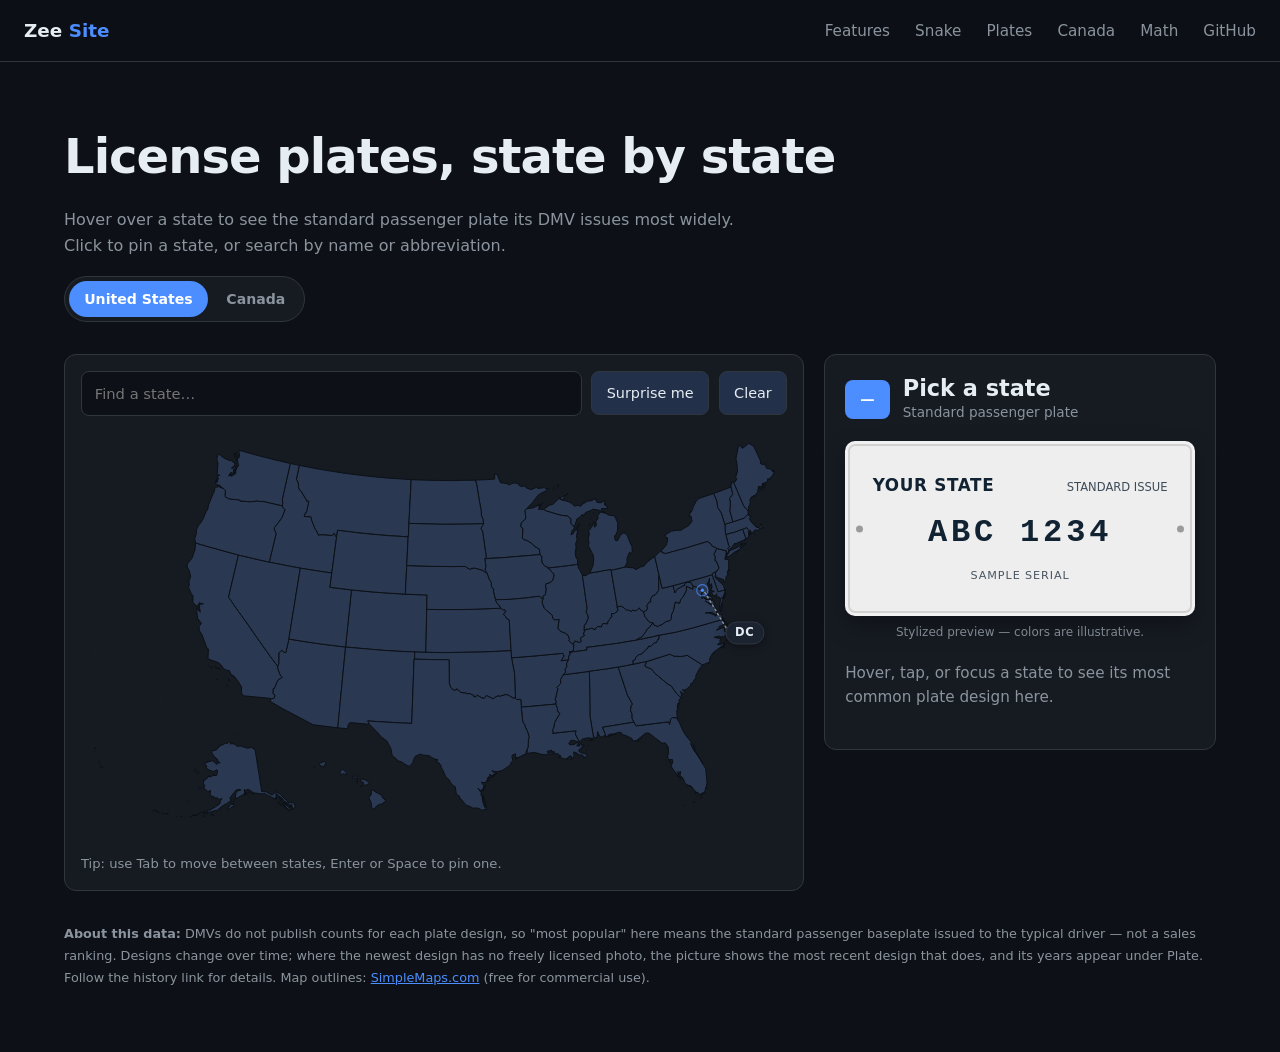
<file: plates.html>
<!DOCTYPE html>
<html lang="en">
<head>
  <meta charset="UTF-8" />
  <meta name="viewport" content="width=device-width, initial-scale=1.0" />
  <meta name="description" content="Hover over a state to see its standard-issue license plate." />
  <title>US License Plates — Zee Site</title>
  <link rel="stylesheet" href="style.css" />
  <style>
    .plates-main { max-width: 1200px; padding-bottom: 4rem; }
    .page-head { padding: 3.5rem 0 2rem; }
    .page-head h1 { font-size: clamp(2rem, 5vw, 3rem); letter-spacing: -0.02em; }
    .page-head p { color: var(--muted); max-width: 44rem; margin-top: 0.75rem; }

    .plate-switch {
      display: inline-flex; gap: 0.2rem; margin-top: 1.1rem; padding: 0.25rem;
      background: var(--surface); border: 1px solid var(--border); border-radius: 999px;
    }
    .plate-switch a {
      padding: 0.42rem 0.95rem; border-radius: 999px; text-decoration: none;
      font-size: 0.88rem; font-weight: 600; color: var(--muted); white-space: nowrap;
    }
    .plate-switch a:hover { color: var(--text); }
    .plate-switch a[aria-current="page"] { background: var(--accent); color: #fff; }

    .layout {
      display: grid;
      grid-template-columns: minmax(0, 1.7fr) minmax(290px, 0.9fr);
      gap: 1.25rem;
      align-items: start;
    }
    @media (max-width: 900px) { .layout { grid-template-columns: 1fr; } }

    .map-card, .detail-card {
      background: var(--surface);
      border: 1px solid var(--border);
      border-radius: var(--radius);
    }
    .map-card { padding: 1rem; min-width: 0; }
    .map-toolbar {
      display: flex; gap: 0.6rem; align-items: center; flex-wrap: wrap;
      margin-bottom: 0.75rem;
    }
    .search-wrap { position: relative; flex: 1 1 220px; }
    #stateSearch {
      width: 100%;
      background: var(--bg);
      color: var(--text);
      border: 1px solid var(--border);
      border-radius: 8px;
      padding: 0.6rem 0.8rem;
      font: inherit;
      font-size: 0.92rem;
    }
    #stateSearch:focus { outline: 2px solid var(--accent); outline-offset: 1px; }
    .search-results {
      position: absolute; z-index: 20; top: calc(100% + 4px); left: 0; right: 0;
      background: #1b2230;
      border: 1px solid var(--border);
      border-radius: 8px;
      max-height: 230px;
      overflow-y: auto;
      padding: 0.25rem;
    }
    .search-results[hidden], .tooltip[hidden] { display: none; }
    .search-results button {
      display: block; width: 100%; text-align: left; padding: 0.45rem 0.6rem;
      background: none; border: 0; border-radius: 6px; color: var(--text); font: inherit; cursor: pointer;
    }
    .search-results button:hover, .search-results button:focus { background: #273349; }
    .search-results .code { color: var(--accent); font-weight: 700; margin-right: 0.5rem; }

    button.act {
      background: #233049; color: var(--text); border: 1px solid var(--border);
      border-radius: 8px; padding: 0.6rem 0.9rem; font: inherit; font-size: 0.9rem; cursor: pointer;
      white-space: nowrap;
    }
    button.act:hover { border-color: var(--accent); }

    .map-wrap { position: relative; }
    svg#usMap { display: block; width: 100%; height: auto; }
    .state {
      fill: #2a3852;
      stroke: var(--bg);
      stroke-width: 1.4;
      cursor: pointer;
      transition: fill 0.12s ease, opacity 0.12s ease;
    }
    .state:hover, .state:focus { fill: var(--accent); outline: none; }
    .state.active { fill: #3fb27f; }
    .state.dim { opacity: 0.3; }

    /* District of Columbia is a ~3px speck on the map, so it gets a callout button */
    .dc-leader { fill: none; stroke: var(--muted); stroke-width: 2; stroke-dasharray: 4 3; pointer-events: none; }
    .dc-halo { fill: none; stroke: var(--accent); stroke-width: 1.5; opacity: 0.75; pointer-events: none; }
    .dc-dot { fill: var(--accent); pointer-events: none; }
    .dc-pin {
      position: absolute; left: 94%; top: 49.4%; transform: translate(-50%, -50%);
      z-index: 5; padding: 0.3rem 0.55rem; border-radius: 999px;
      background: #1b2230; color: var(--text); border: 1px solid var(--border);
      font: inherit; font-size: 0.72rem; font-weight: 700; letter-spacing: 0.06em;
      line-height: 1; cursor: pointer; white-space: nowrap;
      box-shadow: 0 2px 8px rgba(0, 0, 0, 0.35);
      transition: color 0.12s ease, border-color 0.12s ease, opacity 0.12s ease;
    }
    .dc-pin:hover, .dc-pin.active { border-color: var(--accent); color: var(--accent); }
    .dc-pin.active { border-color: #3fb27f; color: #7fe0b0; }
    .dc-pin.dim { opacity: 0.3; }
    .dc-pin:focus-visible { outline: 2px solid var(--accent); outline-offset: 2px; }

    .tooltip {
      position: absolute; z-index: 10; pointer-events: none;
      background: #0b0f16; border: 1px solid var(--border); border-radius: 8px;
      padding: 0.45rem 0.7rem; font-size: 0.85rem; line-height: 1.3;
      transform: translate(-50%, -115%); white-space: nowrap;
      box-shadow: 0 8px 24px rgba(0, 0, 0, 0.4);
    }
    .tooltip strong { color: var(--accent); }
    @media (pointer: coarse) { .tooltip { display: none; } }

    .hint { color: var(--muted); font-size: 0.82rem; margin-top: 0.6rem; }

    .detail-card { padding: 1.25rem; position: sticky; top: 5rem; }
    .detail-head { display: flex; align-items: center; gap: 0.8rem; margin-bottom: 1.1rem; }
    .abbr {
      background: var(--accent); color: #fff; font-weight: 700; font-size: 0.9rem;
      border-radius: 8px; padding: 0.5rem 0.65rem; min-width: 2.8rem; text-align: center;
    }
    .detail-head h2 { font-size: 1.4rem; line-height: 1.2; }
    .detail-head p { color: var(--muted); font-size: 0.85rem; }

    .plate-preview {
      width: 100%; aspect-ratio: 12 / 6; min-height: 100px;
      border-radius: 10px; border: 3px solid rgba(255, 255, 255, 0.16);
      background: var(--plate-bg, #eee);
      color: var(--plate-ink, #123);
      box-shadow: inset 0 0 0 2px rgba(0, 0, 0, 0.12), 0 10px 24px rgba(0, 0, 0, 0.3);
      padding: 8% 7%; display: flex; flex-direction: column; justify-content: space-between;
      position: relative; overflow: hidden;
    }
    .plate-preview::before, .plate-preview::after {
      content: ""; position: absolute; top: 50%; width: 7px; height: 7px; border-radius: 50%;
      background: rgba(0, 0, 0, 0.35); transform: translateY(-50%);
    }
    .plate-preview::before { left: 8px; }
    .plate-preview::after { right: 8px; }
    .plate-preview[hidden], .plate-photo[hidden] { display: none; }

    .plate-photo { margin: 0; }
    .plate-photo img {
      display: block; width: 100%; height: auto;
      border-radius: 10px; border: 1px solid var(--border);
      background: #0b0f16;
      box-shadow: 0 10px 24px rgba(0, 0, 0, 0.35);
    }
    .plate-photo figcaption { margin-top: 0.4rem; color: var(--muted); font-size: 0.7rem; text-align: center; line-height: 1.5; }
    .plate-photo figcaption a { color: var(--muted); text-decoration: underline; }
    .plate-photo figcaption a:hover { color: var(--text); }
    .plate-top { display: flex; justify-content: space-between; align-items: baseline; gap: 0.5rem; }
    .plate-state { font-weight: 800; font-size: clamp(0.7rem, 2.4vw, 1.05rem); letter-spacing: 0.04em; }
    .plate-tag { font-size: clamp(0.5rem, 1.6vw, 0.72rem); opacity: 0.8; text-align: right; }
    .plate-serial {
      font-family: ui-monospace, "SFMono-Regular", Consolas, monospace;
      font-size: clamp(1.1rem, 5vw, 2rem); letter-spacing: 0.12em; font-weight: 700;
      text-align: center; line-height: 1;
    }
    .plate-foot { font-size: clamp(0.5rem, 1.5vw, 0.7rem); text-align: center; opacity: 0.75; letter-spacing: 0.08em; }
    .stylized { color: var(--muted); font-size: 0.75rem; margin-top: 0.4rem; text-align: center; }

    .desc { color: var(--text); font-size: 0.95rem; margin: 1.2rem 0; }
    .facts { margin: 0 0 1.2rem; }
    .facts div { padding: 0.6rem 0; border-top: 1px solid var(--border); }
    .facts dt { color: var(--muted); font-size: 0.75rem; text-transform: uppercase; letter-spacing: 0.07em; }
    .facts dd { margin-top: 0.2rem; font-size: 0.92rem; }
    .learn { color: var(--accent); font-size: 0.9rem; text-decoration: none; }
    .learn:hover { text-decoration: underline; }
    .placeholder { color: var(--muted); font-size: 0.95rem; }

    .notes { color: var(--muted); font-size: 0.8rem; margin-top: 2rem; line-height: 1.7; }
    .notes a { color: var(--accent); }
  </style>
</head>
<body>
  <header class="nav">
    <a class="brand" href="index.html">Zee<span> Site</span></a>
    <nav>
      <a href="index.html#features">Features</a>
      <a href="snake.html">Snake</a>
      <a href="plates.html">Plates</a>
      <a href="plates-canada.html">Canada</a>
      <a href="math.html">Math</a>
      <a href="https://github.com/ZeeBuild/ZeeBuild.github.io">GitHub</a>
    </nav>
  </header>

  <main class="plates-main">
    <div class="page-head">
      <h1>License plates, state by state</h1>
      <p>Hover over a state to see the standard passenger plate its DMV issues most widely. Click to pin a state, or search by name or abbreviation.</p>
      <nav class="plate-switch" aria-label="Choose a country">
        <a href="plates.html" aria-current="page">United States</a>
        <a href="plates-canada.html">Canada</a>
      </nav>
    </div>

    <div class="layout">
      <section class="map-card" aria-label="Interactive map of United States license plates">
        <div class="map-toolbar">
          <div class="search-wrap">
            <input type="text" id="stateSearch" placeholder="Find a state…" aria-label="Find a state" autocomplete="off" />
            <div class="search-results" id="searchResults" hidden></div>
          </div>
          <button class="act" id="randomBtn" type="button">Surprise me</button>
          <button class="act" id="clearBtn" type="button">Clear</button>
        </div>

        <div class="map-wrap">
          <svg id="usMap" viewBox="0 0 1000 589" role="group" aria-label="Map of the United States">
          <path class="state" data-abbr="MA" data-name="Massachusetts" d="m 956.31178,153.05085 -0.29118,-0.19412 0,0.29119 0.29118,-0.0971 z m -2.91189,-2.6207 0.67944,-0.29119 0,-0.38825 -0.67944,0.67944 z m 12.03583,-7.57092 -0.0971,-1.35889 -0.19412,-0.7765 0.29119,2.13539 z m -42.41659,-9.9975 -0.67944,0.29119 -5.5326,1.65007 -1.94126,0.67944 -2.23245,0.67944 -0.7765,0.29119 0,0.29119 0.29118,5.04728 0.29119,4.65903 0.29119,4.27078 0.48532,0.29119 1.74714,-0.48532 7.86211,-2.32951 0.19412,0.48531 13.97709,-5.33847 0.0971,0.19413 1.26182,-0.48532 4.4649,-1.74713 4.27078,5.14434 0,0 0.58238,-0.48531 0.29119,-1.45595 -0.0971,2.32952 0,0 0.97063,0 0.29119,1.16475 0.87357,1.65008 0,0 4.56197,-5.5326 3.78546,1.26182 0.87357,-1.94126 6.21204,-3.30015 -2.62071,-5.14435 0.67945,3.30015 -3.20309,2.42658 -3.59133,0.29119 -7.18267,-7.66799 -3.20309,-4.85315 3.20309,-3.39721 -3.30015,-0.19413 -1.35888,-3.20308 -0.0971,-0.19413 -5.53259,6.01791 -12.22996,4.07666 -3.97959,1.26182 0,0 z" tabindex="0" role="button" aria-label="Massachusetts" />
          <path class="state" data-abbr="MN" data-name="Minnesota" d="m 558.54712,73.847349 1.94126,6.891482 4.07665,24.848159 1.94126,9.90044 0.58238,8.73568 2.23246,5.24141 0.48531,4.4649 0.38825,1.45595 -0.0971,0.29119 -3.88252,6.40616 2.52364,4.27078 4.85315,34.16622 0.19413,4.4649 4.85315,-0.29119 19.12144,-1.06769 47.75505,-3.97959 4.7561,-0.48532 0,-0.48531 -1.35889,-7.47386 -5.92085,-3.00896 -4.65903,-4.85315 -7.37679,-4.46491 -2.32952,-0.19412 -3.59133,-2.71777 0.97063,-13.39471 -3.39721,-3.10602 1.16476,-5.43554 6.21204,-5.62966 -1.0677,-11.64757 2.23245,-2.52364 0,0 7.57093,-7.95918 8.63861,-11.065195 3.30015,-2.329514 5.82379,-2.814831 6.11497,-4.561967 -4.07665,0.776505 -2.42658,-1.844199 -9.31806,1.261821 -1.45594,-1.747136 -8.34743,3.397209 -6.69736,-2.814831 -1.84419,-2.232452 -5.33848,0.388253 -3.59133,-1.844199 1.16476,-1.358884 -4.56197,-1.455947 -4.07665,0 -6.50323,2.814831 -1.26182,-1.941263 -10.28869,-1.455947 -3.49427,-8.73568 -0.38826,-2.620705 -4.4649,-1.26182 0.38825,7.47386 -11.8417,0.873568 -14.65653,0.582379 -0.97063,0.09706 z" tabindex="0" role="button" aria-label="Minnesota" />
          <path class="state" data-abbr="MT" data-name="Montana" d="m 465.65771,72.973781 -32.12789,-2.135389 -23.39221,-2.232451 -23.29515,-2.717768 -14.46241,-1.941262 -23.10102,-3.591336 -11.55051,-1.941262 -25.81879,-4.950219 -2.71777,-0.582379 -4.17371,19.800877 1.8442,3.591335 1.45595,5.532598 -0.87357,0.776505 1.8442,5.047282 2.52364,2.135389 7.18267,12.035829 0.67944,2.03832 2.91189,-0.19412 -3.39721,15.91835 -1.35888,0.38825 -1.8442,5.33847 9.60925,0.67944 0.77651,4.46491 5.43553,13.29765 0.97063,0.7765 3.78546,7.76505 0.97063,-0.7765 8.05624,-0.0971 10.19163,1.0677 2.52364,-3.30015 3.00896,5.43553 0.58238,0.29119 0.0971,-0.58237 1.35888,-9.51219 33.19559,4.07665 26.49823,2.52364 13.97709,1.16476 24.94522,1.45595 1.26182,0.0971 0.29119,0 0.0971,-1.35888 0.29119,-6.69736 0.38825,-8.83274 0.0971,-2.23246 0.19413,-3.88252 1.55301,-30.47782 1.26182,-23.683401 0.0971,-3.882525 -1.8442,-0.09706 z" tabindex="0" role="button" aria-label="Montana" />
          <path class="state" data-abbr="ND" data-name="North Dakota" d="m 556.50879,73.847349 -29.31306,0.582379 -20.48032,-0.09706 -17.56842,-0.388253 -20.57738,-0.776505 -1.0677,-0.09706 -0.0971,3.882525 -1.26182,23.683405 -1.55301,30.47782 -0.19413,3.88252 3.78546,0.19413 42.80484,1.16476 39.50469,-0.29119 16.40367,-0.48532 3.30014,-0.19412 -0.38825,-1.45595 -0.48531,-4.4649 -2.23246,-5.24141 -0.58238,-8.73568 -1.94126,-9.90044 -4.07665,-24.848163 -1.94126,-6.891482 -2.03833,0 z" tabindex="0" role="button" aria-label="North Dakota" />
          <path class="state" data-abbr="HI" data-name="Hawaii" d="m 416.34965,514.99923 -3.00896,-2.23245 -2.6207,0.67944 0.58238,5.43553 -3.59134,4.46491 3.10602,7.08561 0.87357,7.27973 3.59133,2.32951 2.23246,-3.59133 3.97958,-2.91189 4.85316,-1.26183 5.33847,-4.56196 -5.24141,-4.46491 -0.0971,-2.71776 -9.9975,-5.5326 z m -17.66549,-7.86211 -1.45595,-1.26182 -1.35888,1.8442 2.81483,-0.58238 z m -7.27973,-4.17372 0.38825,-3.59133 -1.8442,-0.29119 1.45595,3.88252 z m 6.11497,-5.92085 -1.65007,0.77651 1.16476,3.6884 2.52364,0.19412 0.7765,3.20308 2.71777,1.16476 6.01791,-2.81483 -5.62966,-4.65903 -5.92085,-1.55301 z m -12.42408,-3.97959 -0.87356,2.62071 4.17371,-0.0971 3.88252,0.97063 -2.03832,-3.20309 -5.14435,-0.29119 z m -12.22995,-7.66798 -2.23245,-2.13539 -4.27078,3.30015 2.71777,5.04728 1.94126,-2.03833 5.5326,1.16476 -0.48532,-2.32952 -3.20308,-3.00895 z m -43.48428,-4.27078 0.58238,-1.35888 1.65007,-0.87357 -2.23245,2.23245 z m 15.43304,-8.83274 -6.79442,2.52364 -0.67944,1.8442 2.71777,1.94126 3.78546,0.97063 2.71776,-5.33847 -1.74713,-1.94126 z m -47.07561,-17.85962 0,-0.0971 -0.19413,0 0.19413,0.0971 z m -51.44346,-12.71527 0,0.19413 0.0971,0 -0.0971,-0.19413 z m -26.98355,-4.4649 0.0971,0.0971 0,0 -0.0971,-0.0971 z m -1.06769,-1.94126 0,0 0,0 0,0 z m -0.87357,-0.97063 -0.19412,0 0,0.0971 0.19412,-0.0971 z m 0.67944,0 -0.0971,0 0.0971,0 0,0 z m -0.0971,-0.0971 0,0 0,0.0971 0,-0.0971 z m -30.47782,-25.04228 -0.0971,-0.29119 0,0.0971 0.0971,0.19413 z m -66.48824,-21.25682 -0.29119,0.29118 0.19413,0.0971 0.0971,-0.38825 z m -70.370758,-49.01688 0,0 0,0 0,0 z m 2.426578,0.0971 -0.09706,0 0,0 0.09706,0 z m -0.485316,-0.0971 0,0 0,0 0,0 z m -41.445952,-18.1508 0.291189,-0.0971 0,-0.19412 -0.291189,0.29119 z" tabindex="0" role="button" aria-label="Hawaii" />
          <path class="state" data-abbr="ID" data-name="Idaho" d="m 309.0949,52.881715 -8.63862,-1.747136 -2.81483,-0.679442 -1.26182,-0.291189 -11.25932,50.666952 0.48532,4.17371 -0.38826,4.36784 0.19413,0.97063 0,0.0971 0.0971,1.84419 3.30015,3.59134 -4.75609,11.93876 -10.09457,13.20059 -0.29119,2.42658 2.62071,6.21204 -9.221,38.24287 -0.38825,2.03832 2.71776,0.58238 27.46887,5.43553 10.96813,2.03833 2.81483,0.48532 2.71777,0.48531 13.97709,2.23245 25.04228,3.78546 2.81483,0.38826 0.38825,-3.20309 0.87357,-6.3091 3.30015,-25.23641 1.74714,-12.52114 0.38825,-3.20309 -0.58238,-0.29119 -3.00896,-5.43553 -2.52364,3.30015 -10.19163,-1.0677 -8.05624,0.0971 -0.97063,0.7765 -3.78546,-7.76505 -0.97063,-0.7765 -5.43553,-13.29765 -0.77651,-4.46491 -9.60925,-0.67944 1.8442,-5.33847 1.35888,-0.38825 3.39721,-15.91835 -2.91189,0.19412 -0.67944,-2.03832 -7.18267,-12.035829 -2.52364,-2.135389 -1.8442,-5.047282 0.87357,-0.776505 -1.45595,-5.532598 -1.8442,-3.591335 4.17371,-19.800877 -0.0971,0 z" tabindex="0" role="button" aria-label="Idaho" />
          <path class="state" data-abbr="WA" data-name="Washington" d="m 192.13384,77.050432 0.0971,-1.650073 -0.19412,0.09706 0.0971,1.55301 z m 20.67445,-8.832744 0.58237,-0.970631 -0.67944,-0.09706 0.0971,1.067694 z m -1.8442,-1.747136 0.58237,-1.941262 -0.58237,-0.194127 0,2.135389 z m 7.0856,-2.814831 -0.0971,-1.941262 -1.65007,2.523641 1.74713,-0.582379 z m 0.19413,-4.076651 0.29119,-1.941262 -0.19413,-0.485316 -0.0971,2.426578 z m 0.29119,-9.512185 -0.0971,-1.067695 -0.38826,-0.09706 0.48532,1.164758 z m 3.10602,-6.406166 -0.87357,-0.09706 -1.74713,2.717767 2.6207,-2.620704 z m -2.42658,-2.620705 0.48532,-0.388252 0.0971,-0.291189 -0.58238,0.679441 z m -0.48531,0.29119 -0.29119,-1.941263 -0.87357,1.650073 1.16476,0.29119 z m -0.48532,-2.717768 -0.87357,-0.388252 0.67944,0.970631 0.19413,-0.582379 z m 2.91189,1.650074 0,-1.261821 -0.29119,0.485316 0.29119,0.776505 z m 0.87357,-1.261821 -0.38825,-0.291189 -0.0971,0 0.48531,0.291189 z m -5.5326,-2.135389 -0.48531,-0.388252 -0.19413,-0.09706 0.67944,0.485315 z m 3.59134,-0.388252 -2.6207,0.679442 0.67944,0.194126 1.94126,-0.873568 z m -2.13539,-0.194126 -0.48531,-0.582379 -0.0971,0.09706 0.58238,0.485316 z m 2.03833,-1.164758 -0.38826,0 0.48532,0.194126 -0.0971,-0.194126 z m -19.02438,49.793381 3.49428,3.785461 -0.58238,7.279734 0.67944,1.8442 5.24141,2.81483 14.75359,1.35888 0.58238,1.74714 6.98855,0.0971 6.60029,0.87357 10.774,-1.16476 5.33848,0.87357 1.45594,-0.67944 27.27474,6.21204 1.8442,0.38825 -0.19413,-0.97063 0.38826,-4.36784 -0.48532,-4.17371 11.25932,-50.666952 -1.55301,-0.29119 -22.71277,-5.338471 -19.80087,-5.047282 -22.42159,-6.21204 -6.69735,-1.650073 1.55301,8.444491 -1.45595,2.717768 -2.6207,-1.358884 2.52364,11.744637 -2.71777,3.882525 -1.26182,3.591336 0,3.688398 -5.72672,3.979588 -2.42658,-1.55301 -2.32952,1.164758 4.27078,-5.532598 -1.06769,3.785462 2.42658,-2.620705 1.94126,0.388253 -0.58238,-4.853156 1.26182,0.194126 2.6207,-5.823787 -0.87356,-0.873568 -3.39721,4.36784 -2.23246,0.09706 2.42658,-2.717767 2.71777,-0.679442 -0.97063,-4.950219 -2.71777,-0.679442 -1.35888,-2.329515 -1.65008,0.873568 -8.9298,-3.882524 -7.86211,-6.114977 -2.13539,5.92085 -0.19413,2.523641 1.65007,4.464904 -1.06769,14.462405 -0.77651,2.232452 4.36784,0.388252 -4.36784,3.10602 2.32952,1.164757 -1.8442,6.21204 -0.87357,-4.853156 -1.65007,5.629661 2.23245,2.717767 2.42658,-0.194126 2.91189,1.747136 1.45595,2.814831 1.74713,0 0,0 z" tabindex="0" role="button" aria-label="Washington" />
          <path class="state" data-abbr="AZ" data-name="Arizona" d="m 372.18593,309.90486 -32.71027,-4.07665 -17.56843,-2.52365 -25.04228,-3.97958 -2.52364,-0.38826 0,0.19413 -4.27078,18.83025 -2.23245,-0.0971 -3.39721,-3.00895 -4.27078,3.59133 -0.0971,15.43304 -1.55301,3.30014 0,0.29119 0,0.0971 -0.19413,2.42657 3.39721,9.12394 3.00896,4.07665 -5.43554,3.20308 -2.13539,3.97959 -3.49427,8.54155 -1.74713,0.38826 -0.0971,7.0856 3.00896,2.23246 -1.55301,4.27077 -3.49427,0.19413 0,0 -2.03833,3.78546 6.98855,4.36784 13.20058,7.3768 40.76651,21.64507 34.55447,4.27078 0.38825,0 2.71777,-28.63362 0.67944,-7.08561 7.27974,-75.12685 0.38825,-3.49427 -2.52364,-0.29119 z" tabindex="0" role="button" aria-label="Arizona" />
          <path class="state" data-abbr="CA" data-name="California" d="m 206.01387,363.77489 0.38825,2.13539 0,0.38825 -0.38825,-2.52364 z m -14.26828,-8.34743 0.67944,1.45595 0.38825,-0.0971 -1.06769,-1.35888 z m 16.98604,-0.29119 0.29119,2.52364 1.74714,1.26182 -2.03833,-3.78546 z m -11.74463,-13.78296 -1.0677,-0.29119 0.87357,0.38825 0.19413,-0.0971 z m -10.77401,-2.9119 -2.6207,1.55301 0.67944,0.67945 1.94126,-2.23246 z m -5.04728,-1.8442 -0.19413,0.77651 0.87357,0.19413 -0.67944,-0.97064 z m 8.54155,1.94127 4.27078,2.42658 0.77651,-0.67945 -5.04729,-1.74713 z m -33.09852,-85.51261 -0.0971,0.0971 0.0971,-0.0971 0,0 z m 10.38575,0.48531 -0.0971,-0.29119 0,0.38826 0.0971,-0.0971 z m 56.00542,-73.6709 -3.78546,-0.97064 -41.54301,-11.45344 -15.43304,-4.65903 0,0.38825 -0.87357,9.60925 -4.07665,11.35638 -6.79442,8.44449 -0.19412,4.27078 3.30014,5.92085 1.65008,7.76505 -2.32952,6.3091 0.38825,6.30911 -1.16475,2.6207 3.97958,8.63862 2.52364,3.30015 -0.19412,9.41512 6.01791,5.72672 3.49427,-5.82378 3.78547,3.00895 1.45594,-1.35888 -5.24141,0.97063 -0.0971,4.95022 1.0677,6.21204 -2.9119,-2.81483 -1.65007,-3.78546 -0.48532,5.2414 1.35889,10.38576 5.43553,6.69735 -3.59133,4.65903 0.58237,5.92085 3.88253,6.01792 6.79442,18.63612 2.13539,1.16475 -0.67945,12.9094 1.0677,1.55301 14.55947,5.24141 4.4649,4.75609 1.55301,3.10602 4.27078,2.42658 4.65903,0.87357 1.94126,5.33847 3.88252,1.8442 5.82379,6.89148 5.43554,9.02687 -0.38826,8.34743 3.00896,3.97958 39.69882,3.88253 0,0 3.49427,-0.19413 1.55301,-4.27077 -3.00896,-2.23246 0.0971,-7.0856 1.74713,-0.38826 3.49427,-8.54155 2.13539,-3.97959 5.43554,-3.20308 -3.00896,-4.07665 -3.39721,-9.12394 0.19413,-2.42657 0,-0.0971 -2.52364,-3.39721 -7.76505,-10.38575 -15.04479,-21.15976 -20.96563,-30.08957 -11.8417,-16.40366 -11.45345,-16.50074 13.20058,-56.00542 0.87357,-3.68839 z" tabindex="0" role="button" aria-label="California" />
          <path class="state" data-abbr="CO" data-name="Colorado" d="m 489.6323,255.54951 0.38826,-19.02437 -4.65903,-0.19413 -23.6834,-0.87357 -2.32952,-0.0971 -1.94126,-0.0971 -28.82775,-1.8442 -19.2185,-1.55301 -23.97459,-2.32952 -2.32951,-0.29119 -0.29119,2.52365 -5.24141,50.56988 -1.8442,17.66549 -0.7765,7.66799 -0.19413,2.52364 3.00896,0.29119 48.91981,4.27077 21.54801,1.35889 21.45095,0.97063 3.10602,0.0971 1.94126,0.0971 4.07665,0.0971 1.94127,0.0971 6.11497,0.19413 1.55301,0 0,-1.94127 1.0677,-51.34639 0.0971,-5.72672 0,-1.8442 0.0971,-1.26182 z" tabindex="0" role="button" aria-label="Colorado" />
          <path class="state" data-abbr="NV" data-name="Nevada" d="m 294.82662,295.8307 10.09457,-62.79983 5.14434,-31.44846 0.58238,-3.10601 -2.81483,-0.48532 -10.96813,-2.03833 -27.46887,-5.43553 -2.71776,-0.58238 -2.71777,-0.58238 -13.6859,-3.00895 -24.55697,-5.82379 -2.71777,-0.67944 -0.87357,3.68839 -13.20058,56.00542 11.45345,16.50074 11.8417,16.40366 20.96563,30.08957 15.04479,21.15976 7.76505,10.38575 2.52364,3.39721 0,-0.29119 1.55301,-3.30014 0.0971,-15.43304 4.27078,-3.59133 3.39721,3.00895 2.23245,0.0971 4.27078,-18.83025 0,-0.19413 0.48531,-3.10602 z" tabindex="0" role="button" aria-label="Nevada" />
          <path class="state" data-abbr="NM" data-name="New Mexico" d="m 472.45213,324.75551 0.0971,-2.52364 0.0971,-2.52364 0.0971,-2.52364 -3.10602,-0.0971 -21.45095,-0.97063 -21.54801,-1.35889 -48.91981,-4.27077 -3.00896,-0.29119 -0.38825,3.49427 -7.27974,75.12685 -0.67944,7.08561 -2.71777,28.63362 0.38826,0.0971 13.39471,1.26183 1.26182,-6.79442 2.42658,-1.94127 27.17767,2.42658 0.19413,0 -2.42658,-4.75609 12.32701,0.87357 30.76901,1.74713 19.2185,0.87357 3.30015,-91.0452 0.67944,0.0971 0.0971,-2.62071 z" tabindex="0" role="button" aria-label="New Mexico" />
          <path class="state" data-abbr="OR" data-name="Oregon" d="m 162.2384,162.75717 15.43304,4.65903 41.54301,11.45344 3.78546,0.97064 2.71777,0.67944 24.55697,5.82379 13.6859,3.00895 2.71777,0.58238 0.38825,-2.03832 9.221,-38.24287 -2.62071,-6.21204 0.29119,-2.42658 10.09457,-13.20059 4.75609,-11.93876 -3.30015,-3.59134 -0.0971,-1.84419 0,-0.0971 -1.8442,-0.38825 -27.27474,-6.21204 -1.45594,0.67944 -5.33848,-0.87357 -10.774,1.16476 -6.60029,-0.87357 -6.98855,-0.0971 -0.58238,-1.74714 -14.75359,-1.35888 -5.24141,-2.81483 -0.67944,-1.8442 0.58238,-7.279734 -3.49428,-3.785461 -0.29118,0.09706 -0.67945,0.485315 -4.85315,-2.523641 -2.9119,0.873568 -1.94126,-0.970631 -2.03832,8.347429 -1.35889,2.329514 -6.01791,14.656531 -1.74714,8.05624 -1.06769,0.0971 -5.62966,13.39471 -3.78546,5.72672 -1.35889,0.97063 -3.49427,6.79442 -0.67944,7.18267 -2.13539,6.40617 1.26182,5.82378 0,0.0971 z m 35.5251,-79.688825 -0.29119,-0.873568 -0.0971,0.679442 0.38825,0.194126 z" tabindex="0" role="button" aria-label="Oregon" />
          <path class="state" data-abbr="UT" data-name="Utah" d="m 352.38505,204.97962 -25.04228,-3.78546 -13.97709,-2.23245 -2.71777,-0.48531 -0.58238,3.10601 -5.14434,31.44846 -10.09457,62.79983 -0.48531,3.10602 2.52364,0.38826 25.04228,3.97958 17.56843,2.52365 32.71027,4.07665 2.52364,0.29119 0.19413,-2.52364 0.7765,-7.66799 1.8442,-17.66549 5.24141,-50.56988 0.29119,-2.52365 -1.94126,-0.19412 -24.7511,-3.00896 -3.78546,-0.48531 2.42658,-18.92731 0.19412,-1.26182 -2.81483,-0.38826 z" tabindex="0" role="button" aria-label="Utah" />
          <path class="state" data-abbr="WY" data-name="Wyoming" d="m 461.38694,192.16729 0.7765,-15.14184 0.97063,-20.38326 0.0971,-2.52364 -1.26182,-0.0971 -24.94522,-1.45595 -13.97709,-1.16476 -26.49823,-2.52364 -33.19559,-4.07665 -1.35888,9.51219 -0.0971,0.58237 -0.38825,3.20309 -1.74714,12.52114 -3.30015,25.23641 -0.87357,6.3091 -0.38825,3.20309 -0.19412,1.26182 -2.42658,18.92731 3.78546,0.48531 24.7511,3.00896 1.94126,0.19412 2.32951,0.29119 23.97459,2.32952 19.2185,1.55301 28.82775,1.8442 1.94126,0.0971 0.0971,-2.52364 0.48532,-10.19163 0.87357,-17.76255 0.38825,-7.57092 0.0971,-2.52364 0.0971,-2.62071 z" tabindex="0" role="button" aria-label="Wyoming" />
          <path class="state" data-abbr="AR" data-name="Arkansas" d="m 690.4559,328.05566 -10.48282,1.55301 4.27078,-6.79442 -1.8442,-3.78546 -36.98105,3.59134 -31.25432,2.52364 -4.56197,0.29119 0.58238,2.71776 3.78546,19.60675 0.0971,4.36784 1.0677,26.40117 0.0971,4.36784 0.29119,0.0971 1.45595,1.55301 5.82378,-0.19413 0.58238,8.54155 0.19413,2.42658 3.00896,-0.29119 9.22099,-0.67944 36.5928,-3.39721 0.19412,0 -0.0971,-2.13539 0.97063,-0.67944 -1.74713,-3.30014 3.6884,-15.5301 -1.45595,-1.74714 5.5326,-6.11498 -0.38826,-5.2414 4.07665,-6.79442 0,-0.0971 -0.19412,-0.19412 3.49427,-3.20309 -0.97063,-3.88252 2.71777,-4.27078 -0.58238,-3.97959 2.91189,-5.62966 0,-0.0971 -0.0971,0 z" tabindex="0" role="button" aria-label="Arkansas" />
          <path class="state" data-abbr="IA" data-name="Iowa" d="m 661.53109,197.69989 -5.33847,-2.81483 -2.9119,-3.97959 -0.97063,-5.72672 0.77651,-2.62071 -2.81483,-3.39721 0,0 -4.7561,0.48532 -47.75505,3.97959 -19.12144,1.06769 -4.85315,0.29119 -2.03833,0.0971 1.65008,10.77401 -1.35889,5.14435 2.13539,3.20308 0,0.67944 0.67944,0.0971 3.10602,9.12394 3.00896,4.75609 0.19413,5.43554 3.30014,4.56196 -0.58238,1.94126 3.00896,12.22996 0,0.29119 0,0 19.89794,-0.58238 21.25682,-1.8442 20.86857,-2.62071 4.7561,4.17372 0.19412,0.19412 0.87357,-0.38825 -0.67944,-3.78546 3.59133,-2.23245 1.45595,-9.90044 -1.45595,-0.67944 0.87357,-5.04728 4.36784,-0.87357 4.85316,-3.49427 2.13539,-6.11498 0.0971,-3.10602 -3.88252,-3.6884 -1.16476,-2.32951 -3.6884,-2.32952 0.19413,-0.48531 0.0971,-0.48532 z" tabindex="0" role="button" aria-label="Iowa" />
          <path class="state" data-abbr="KS" data-name="Kansas" d="m 608.92288,312.71969 -2.42658,-41.0577 -4.36784,-2.52364 -0.38825,-1.94127 -3.49428,-3.10602 3.39721,-4.17371 -1.35888,-2.42658 -2.52364,0.0971 -2.32952,-1.65008 -0.97063,-0.7765 -3.30014,0.19412 -35.81629,1.35889 -16.40367,0.38825 -32.61321,0 -13.10352,-0.19413 -3.6884,-0.0971 0,1.8442 -0.0971,5.72672 -1.0677,51.34639 0,1.94127 4.17372,0.0971 22.51864,0.29119 52.70528,-0.77651 37.56342,-1.74713 3.6884,-0.29119 -0.0971,-2.52364 z" tabindex="0" role="button" aria-label="Kansas" />
          <path class="state" data-abbr="MO" data-name="Missouri" d="m 653.66898,242.44599 -4.7561,-4.17372 -20.86857,2.62071 -21.25682,1.8442 -19.89794,0.58238 0,0 -0.0971,0.58238 2.42657,4.65903 2.23246,1.553 2.6207,4.65903 0.38825,0.38826 0.97063,0.7765 2.32952,1.65008 2.52364,-0.0971 1.35888,2.42658 -3.39721,4.17371 3.49428,3.10602 0.38825,1.94127 4.36784,2.52364 2.42658,41.0577 0.0971,2.52364 0.19413,2.52364 0.0971,2.52364 0.19413,2.6207 0.0971,2.52365 4.56197,-0.29119 31.25432,-2.52364 36.98105,-3.59134 1.8442,3.78546 -4.27078,6.79442 10.48282,-1.55301 0.0971,0 0,-0.7765 0.19413,-4.46491 1.94126,-2.42658 -0.58238,-2.71776 -0.0971,-0.0971 -0.0971,-0.0971 0.38825,-1.26182 0.58238,0.19413 0.29119,0.7765 -0.0971,0.29119 0,0.0971 0,0.77651 0.38826,0.0971 0.7765,-0.97063 0,-0.0971 0.0971,-0.29119 2.52364,-1.55301 0.38826,-0.19413 0.87357,-7.95917 -0.19413,-0.38826 -0.29119,-0.0971 -6.89148,-5.62966 1.06769,-2.03833 -1.94126,-5.53259 -3.49427,-2.71777 -6.60029,-2.9119 -4.17372,-3.3972 0.48532,-6.98855 1.26182,-6.50323 -6.98855,0.38825 -2.13539,-2.23245 -0.97063,-4.4649 -11.06519,-9.31806 -3.10602,-8.63862 0.7765,-4.27078 0,0 -0.19412,-0.19412 z" tabindex="0" role="button" aria-label="Missouri" />
          <path class="state" data-abbr="NE" data-name="Nebraska" d="m 572.33008,204.68843 -3.00895,-3.00895 -10.57988,-3.10602 -3.39721,-0.0971 -5.14435,1.45594 -6.11498,-3.88252 -19.12143,0.19412 -27.85712,-0.29119 -32.90439,-1.06769 -2.9119,-0.0971 -0.0971,2.52364 -0.38825,7.57092 -0.87357,17.76255 -0.48532,10.19163 -0.0971,2.52364 2.32952,0.0971 23.6834,0.87357 4.65903,0.19413 -0.38826,19.02437 -0.0971,1.26182 3.6884,0.0971 13.10352,0.19413 32.61321,0 16.40367,-0.38825 35.81629,-1.35889 3.30014,-0.19412 -0.38825,-0.38826 -2.6207,-4.65903 -2.23246,-1.553 -2.42657,-4.65903 0.0971,-0.58238 0,-0.29119 -3.00896,-12.22996 0.58238,-1.94126 -3.30014,-4.56196 -0.19413,-5.43554 -3.00896,-4.75609 -3.10602,-9.12394 -0.67944,-0.0971 -1.8442,-0.19413 z" tabindex="0" role="button" aria-label="Nebraska" />
          <path class="state" data-abbr="OK" data-name="Oklahoma" d="m 609.50526,322.91131 -0.19413,-2.6207 -0.0971,-2.52364 -0.19413,-2.52364 -3.6884,0.29119 -37.56342,1.74713 -52.70528,0.77651 -22.51864,-0.29119 -4.17372,-0.0971 -1.55301,0 -6.11497,-0.19413 -1.94127,-0.0971 -4.07665,-0.0971 -1.94126,-0.0971 -0.0971,2.52364 -0.0971,2.52364 -0.0971,2.52364 -0.0971,2.62071 0.58238,0 23.48927,0.58238 24.84816,0.29119 0.29119,33.19558 1.74714,5.82379 3.88252,3.6884 4.17372,0.19413 0.87356,-1.74714 5.72673,5.24141 7.47386,0.7765 1.35888,1.55301 2.71777,-1.26182 6.79442,3.20309 0,1.84419 2.52364,-0.0971 2.6207,-2.23245 4.85316,3.10602 4.56197,1.65007 3.10601,-4.27077 9.90044,4.65902 3.6884,-3.00895 3.00896,-1.16476 2.42658,0.58238 9.12393,-2.6207 4.85316,2.03832 4.36784,2.81483 3.78546,0.67944 0.0971,0 -0.0971,-4.36784 -1.0677,-26.40117 -0.0971,-4.36784 -3.78546,-19.60675 -0.58238,-2.71776 -0.0971,-2.52365 z" tabindex="0" role="button" aria-label="Oklahoma" />
          <path class="state" data-abbr="SD" data-name="South Dakota" d="m 566.89455,135.57949 -16.40367,0.48532 -39.50469,0.29119 -42.80484,-1.16476 -3.78546,-0.19413 -0.0971,2.23246 -0.38825,8.83274 -0.29119,6.69736 -0.0971,1.35888 -0.29119,0 -0.0971,2.52364 -0.97063,20.38326 -0.7765,15.14184 -0.0971,2.62071 2.9119,0.0971 32.90439,1.06769 27.85712,0.29119 19.12143,-0.19412 6.11498,3.88252 5.14435,-1.45594 3.39721,0.0971 10.57988,3.10602 3.00895,3.00895 1.8442,0.19413 0,-0.67944 -2.13539,-3.20308 1.35889,-5.14435 -1.65008,-10.77401 2.03833,-0.0971 -0.19413,-4.4649 -4.85315,-34.16622 -2.52364,-4.27078 3.88252,-6.40616 0.0971,-0.29119 -3.30014,0.19412 z" tabindex="0" role="button" aria-label="South Dakota" />
          <path class="state" data-abbr="LA" data-name="Louisiana" d="m 688.99995,469.2825 -1.26182,0.29119 -0.58238,0.58238 1.8442,-0.87357 z m 4.07665,0 -0.67944,-0.29119 -0.19412,0.29119 0.87356,0 z m 2.32952,-0.77651 -0.67944,0 -0.38826,0.48532 1.0677,-0.48532 z m -1.16476,-0.67944 -0.19413,-0.29119 -0.0971,0.29119 0.29119,0 z m 7.76505,-5.14434 -0.29119,0.19412 0.48532,0 -0.19413,-0.19412 z m 13.58884,-5.72673 0.58238,-0.7765 -0.67945,0.87357 0.0971,-0.0971 z m 1.94126,-2.52364 -0.19413,0.0971 0,0.0971 0.19413,-0.19413 z m -49.89044,8.54156 1.45594,-1.8442 -3.97959,-1.0677 -1.74713,1.45595 4.27078,1.45595 z m 40.28119,-8.44449 -0.38825,-0.38826 -0.0971,0.19413 0.48532,0.19413 z m 1.06769,-1.74714 -0.97063,-0.29119 0.29119,0.97063 0.67944,-0.67944 z m 7.95918,-1.65007 0,-0.29119 0,0.0971 0,0.19413 z m 1.94126,-1.26182 -0.0971,-0.0971 0.0971,0.19413 0,-0.0971 z m -0.7765,-0.19413 -0.19413,-0.0971 -0.0971,0.29119 0.29119,-0.19413 z m -6.79442,-0.29119 0.87357,-0.29119 0,-0.29119 -0.87357,0.58238 z m 0.48532,-0.48532 0.48531,-0.48531 -0.0971,-0.0971 -0.38825,0.58237 z m -3.39721,-3.59133 -0.19413,0.19413 0.0971,0 0.0971,-0.19413 z m -35.8163,-54.35535 -0.19412,0 -36.5928,3.39721 -9.22099,0.67944 -3.00896,0.29119 0.0971,2.32952 1.94126,18.73318 3.20309,4.4649 0.0971,2.62071 3.10602,5.43553 2.52364,7.95918 -0.87357,4.4649 -0.67944,11.0652 -1.45594,3.59133 0.19412,0 0.29119,2.52364 -1.65007,2.32952 12.03582,-1.35889 9.41513,2.62071 6.69735,0.87357 3.39721,-2.42658 -1.8442,-2.42658 6.21204,-1.94126 -0.19412,2.13539 3.20308,-0.77651 2.6207,4.07665 2.23245,-0.7765 5.82379,3.97959 -3.59133,1.26182 8.25036,2.42657 3.10602,0 1.8442,-2.23245 3.97959,-2.13539 2.81483,4.07666 1.94126,-3.6884 -0.58238,-5.82379 5.24141,2.03833 0.58238,1.74713 6.21204,0.77651 3.10602,2.52364 -0.38825,2.03832 4.36784,-4.07665 -1.65008,-2.13539 -7.27973,-1.8442 -2.71777,-1.55301 -0.0971,-2.91189 3.00896,0.38825 2.32951,-4.75609 -3.00896,-4.17371 -1.65007,3.97958 -3.78546,-0.67944 2.6207,-4.27078 -1.74713,-0.48531 -4.27078,3.00896 -6.11498,0.38825 -1.74713,-1.35889 2.81483,-4.95021 3.30014,-0.0971 5.62967,1.8442 4.07665,0.38825 0,0 -2.23245,-2.81483 -4.27078,-8.34742 1.16476,-4.65903 -33.48678,3.68839 1.26182,-1.26182 -1.35888,-3.49427 2.03832,-3.00896 1.16476,-7.57092 7.3768,-12.6182 -3.59134,-4.36784 0.19413,-3.20309 -2.23246,-5.24141 0,-0.67944 z" tabindex="0" role="button" aria-label="Louisiana" />
          <path class="state" data-abbr="TX" data-name="Texas" d="m 573.98015,536.93549 -4.65902,-17.56842 0,3.30015 4.65902,14.26827 z m -1.06769,-30.86607 -3.30015,6.21204 -0.38825,2.03833 3.6884,-8.25037 z m 2.6207,-4.56196 3.10602,-4.07666 -2.23245,1.35889 -0.87357,2.71777 z m 10.96814,-9.90044 -7.27974,3.78546 2.03833,-0.38825 5.24141,-3.39721 z m 0.97063,-1.35889 2.03832,-1.65007 -0.7765,0.19413 -1.26182,1.45594 z m -115.11686,-162.87191 -0.67944,-0.0971 -3.30015,91.0452 -19.2185,-0.87357 -30.76901,-1.74713 -12.32701,-0.87357 2.42658,4.75609 0.0971,0.0971 10.48282,10.48281 6.01791,7.08561 7.95917,5.92085 5.62967,10.28869 2.13538,10.77401 4.56197,3.00895 3.59134,3.97959 5.14434,1.8442 7.47386,4.75609 3.39721,1.26183 4.65903,-4.65903 1.45595,-4.95022 2.42658,-4.7561 7.57092,-3.00895 2.91189,1.45594 8.44449,0.67945 7.66799,4.75609 5.24141,0.97063 -1.45595,2.71777 3.00896,1.94126 2.81483,3.39721 0.58238,3.59133 1.8442,2.42658 4.27077,10.28869 4.27078,3.59134 3.30015,5.43553 4.17371,4.27078 1.8442,0.58238 1.55301,11.06519 4.56197,2.52365 0.19412,3.49427 1.16476,-0.29119 7.95918,9.70631 3.97959,0.87357 5.04728,3.00896 7.76505,0 5.62966,3.10601 6.69735,-1.45594 -3.00895,-2.81483 -2.71777,-8.1533 -1.06769,-7.08561 -1.55301,-2.32952 0.67944,-4.75609 -2.03833,-0.19413 -2.71777,-4.4649 3.10602,3.30015 3.59134,-1.26182 1.94126,-5.14435 -3.88252,-5.24141 5.82378,0.67944 2.71777,-4.17371 -0.38825,-1.45595 2.42658,-3.20308 -0.58238,2.81483 2.71777,-2.13539 -1.0677,-3.78546 3.49427,1.8442 4.46491,-2.52364 -4.36784,-4.56197 2.71776,1.0677 5.04729,0.29119 6.60029,-1.45595 7.3768,-4.95022 4.4649,-3.6884 0.67944,-2.71777 2.71777,-2.81483 -1.45595,-4.65903 0.29119,-2.91189 4.85316,-2.13539 -0.38826,5.14435 2.9119,0 -3.20308,2.71776 12.90939,-6.79441 2.13539,-0.0971 1.35888,-6.21204 0.38826,0 1.45594,-3.59133 0.67944,-11.0652 0.87357,-4.4649 -2.52364,-7.95918 -3.10602,-5.43553 -0.0971,-2.62071 -3.20309,-4.4649 -1.94126,-18.73318 -0.0971,-2.32952 -0.19413,-2.42658 -0.58238,-8.54155 -5.82378,0.19413 -1.45595,-1.55301 -0.29119,-0.0971 -0.0971,0 -3.78546,-0.67944 -4.36784,-2.81483 -4.85316,-2.03832 -9.12393,2.6207 -2.42658,-0.58238 -3.00896,1.16476 -3.6884,3.00895 -9.90044,-4.65902 -3.10601,4.27077 -4.56197,-1.65007 -4.85316,-3.10602 -2.6207,2.23245 -2.52364,0.0971 0,-1.84419 -6.79442,-3.20309 -2.71777,1.26182 -1.35888,-1.55301 -7.47386,-0.7765 -5.72673,-5.24141 -0.87356,1.74714 -4.17372,-0.19413 -3.88252,-3.6884 -1.74714,-5.82379 -0.29119,-33.19558 -24.84816,-0.29119 -23.48927,-0.58238 -0.58238,0 z" tabindex="0" role="button" aria-label="Texas" />
          <path class="state" data-abbr="CT" data-name="Connecticut" d="m 936.99622,143.34454 -13.97709,5.33847 -0.19412,-0.48531 -7.86211,2.32951 -1.74714,0.48532 0.19413,0.97063 3.68839,14.26828 1.16476,1.45595 -2.52364,3.10602 1.74714,1.65007 0,0 5.62966,-5.43554 3.00895,-4.17371 0.58238,1.16476 14.17122,-6.30911 0.29119,-0.29118 -0.0971,-2.32952 -0.58237,-2.03833 -3.00896,-8.44449 -0.38825,-1.06769 -0.0971,-0.19413 z" tabindex="0" role="button" aria-label="Connecticut" />
          <path class="state" data-abbr="NH" data-name="New Hampshire" d="m 923.8927,75.982738 -1.26182,1.55301 -1.45594,-0.29119 -0.77651,6.406166 0,0.09706 2.32952,8.735681 -0.19413,1.747136 -4.17372,5.532598 1.0677,5.047281 0,6.30911 -0.77651,5.82378 4.36784,15.91836 0,0 0,0 3.97959,-1.26182 12.22996,-4.07666 5.53259,-6.01791 0,0 0,-1.55301 0.29119,-2.52364 -0.67944,0.29119 -0.0971,-0.58238 -6.11498,-7.47386 -0.19413,-0.67944 -14.07415,-33.001465 0,0 z" tabindex="0" role="button" aria-label="New Hampshire" />
          <path class="state" data-abbr="RI" data-name="Rhode Island" d="m 946.50841,152.08022 -0.0971,-2.03832 -0.29119,0.7765 0.38825,1.26182 z m 1.94126,-1.55301 -1.26182,-2.42657 -0.0971,2.52364 1.35888,-0.0971 z m -0.58238,-3.00895 0.67944,1.74713 0.87357,1.55301 0.58238,-1.16475 -0.87357,-1.65008 -0.29119,-1.16475 -0.97063,0 0,0.67944 z m -10.774,-3.97959 0.38825,1.06769 3.00896,8.44449 0.58237,2.03833 0.0971,2.32952 0.19412,-0.29119 4.65903,-3.6884 -0.87356,-6.60029 1.94126,-0.38826 0,0 -4.27078,-5.14434 -4.4649,1.74713 -1.26182,0.48532 z" tabindex="0" role="button" aria-label="Rhode Island" />
          <path class="state" data-abbr="VT" data-name="Vermont" d="m 923.01913,132.86173 -4.36784,-15.91836 0.77651,-5.82378 0,-6.30911 -1.0677,-5.047278 4.17372,-5.532598 0.19413,-1.747136 -2.32952,-8.735681 -1.26182,0.485316 -5.33847,1.941262 -5.24141,2.038326 -12.03583,4.36784 -0.67944,0.194126 4.36784,10.191633 1.45595,9.60924 5.14434,8.05624 4.85316,15.91835 0.19413,-0.0971 0.7765,-0.29119 2.23245,-0.67944 1.94126,-0.67944 5.5326,-1.65007 0.67944,-0.29119 0,0 z" tabindex="0" role="button" aria-label="Vermont" />
          <path class="state" data-abbr="AL" data-name="Alabama" d="m 718.31301,344.84758 0.38826,0.77651 1.35888,0.87356 0.58238,39.79588 0.19413,21.8392 4.95021,29.89545 0.38826,-0.0971 4.36784,0.87357 1.16475,-8.63862 1.94127,4.85316 3.30014,3.00896 6.30911,-3.6884 -0.67945,-0.58238 0.19413,0.0971 -4.36784,-9.9975 41.93127,-6.79442 2.81483,-0.48531 0,-0.0971 -2.62071,-4.95022 -0.19412,-7.0856 -2.13539,-3.88253 1.06769,-7.57092 1.74714,-1.94126 -7.18267,-12.81234 -13.00646,-39.60175 -0.0971,-0.19413 -2.9119,0.48532 -15.5301,2.52364 -7.76504,0.97063 -16.30661,2.23245 0.0971,0.19413 z" tabindex="0" role="button" aria-label="Alabama" />
          <path class="state" data-abbr="FL" data-name="Florida" d="m 854.6867,535.28542 -0.19413,0 0.0971,0.0971 0.0971,-0.0971 z m -0.87357,-0.0971 0,0.0971 0.0971,0 -0.0971,-0.0971 z m 0.19413,-0.0971 0,-0.0971 0,0.0971 0,0 z m -13.20059,1.45594 0,0 0,0.0971 0,-0.0971 z m -0.19412,0.0971 0,-0.0971 0,0.0971 0,0 z m 0.0971,-0.0971 0,0 0,0 0,0 z m -0.97063,0.0971 -0.0971,0 0,0.0971 0.0971,-0.0971 z m 27.56592,-6.11498 -0.0971,0 0.0971,0.19412 0,-0.19412 z m 2.62071,-0.67944 0,-0.19413 -0.19413,0.29119 0.19413,-0.0971 z m -0.97063,-0.19413 -0.38826,-0.38825 -0.0971,0.0971 0.48532,0.29119 z m -0.29119,0.77651 -1.16476,-1.45595 0.67944,1.26182 0.48532,0.19413 z m 9.22099,-5.72673 0,0.38825 0.19413,-0.19412 -0.19413,-0.19413 z m 1.35889,-0.97063 0.29119,-0.48532 -0.38826,0.38826 0.0971,0.0971 z m 0.29119,-0.97063 -0.0971,0 0,0.0971 0.0971,-0.0971 z m -1.74714,-0.29119 -0.0971,-0.0971 0.0971,0.0971 0,0 z m 0.87357,-1.45595 -0.0971,-0.0971 0,0.19413 0.0971,-0.0971 z m -2.62071,-0.0971 -0.0971,-0.0971 0.0971,0.0971 0,0 z m 3.30015,-2.23245 -0.19413,0.0971 0.29119,0.0971 -0.0971,-0.19412 z m 0.38825,0 -0.19412,-0.19413 0.0971,0.29119 0.0971,-0.0971 z m -0.67944,-0.19413 -0.0971,-0.0971 0,0.19412 0.0971,-0.0971 z m 3.59134,-0.67944 0,-0.0971 -0.19413,0.38825 0.19413,-0.29119 z m -4.07665,0.38825 -0.19413,0 0.19413,0.0971 0,-0.0971 z m 2.03832,-1.16476 -0.29119,0 -0.0971,0.0971 0.38825,-0.0971 z m 0.77651,-0.48531 0,0 -0.0971,0 0.0971,0 z m -8.15331,0.38825 0,-0.19412 -0.0971,0.19412 0.0971,0 z m 0.87357,-0.29119 -0.29119,0 0.29119,0.58238 0,-0.58238 z m -2.32951,0.0971 0,-0.58238 -0.48532,0.0971 0.48532,0.48532 z m -1.35889,-0.97064 0.48532,0.48532 0,-0.19413 -0.48532,-0.29119 z m 14.26828,0.58238 -1.74713,0.77651 0.58237,0.0971 1.16476,-0.87357 z m -13.58883,-0.87356 -0.58238,0 0,0.19412 0.58238,-0.19412 z m 15.33597,-4.85316 0.0971,-0.48532 0.0971,-1.26182 -0.19412,1.74714 z m 0.0971,-5.43554 -0.38825,-0.97063 -0.19413,0.38826 0.58238,0.58237 z m -22.42158,2.42658 -0.19413,0.29119 0.48532,0.0971 -0.29119,-0.38825 z m -1.8442,-0.87357 -0.87357,0.29119 0.67945,0.0971 0.19412,-0.38826 z m -1.94126,0.19413 0,-0.29119 -0.0971,0.0971 0.0971,0.19413 z m -2.03833,-0.0971 -0.58238,0.38825 0.77651,0.38825 -0.19413,-0.7765 z m 2.71777,0.0971 -0.0971,-0.29119 -0.48532,-0.0971 0.58238,0.38825 z m -12.71527,-9.51219 -0.58238,0.29119 1.16476,0.38826 -0.58238,-0.67945 z m -2.32951,-3.10602 -0.77651,-1.16475 0.29119,0.87357 0.48532,0.29118 z m 3.00895,1.94127 -1.35888,-3.10602 -0.97063,-0.29119 2.32951,3.39721 z m -3.88252,-3.88253 -0.29119,-0.7765 -0.19413,-0.48532 0.48532,1.26182 z m -8.05624,-10.774 -1.74714,-1.26182 0.67945,0.67944 1.06769,0.58238 z m 43.6784,-6.50323 -7.0856,-11.8417 -0.38826,0 7.47386,11.8417 z m -49.01687,-18.92731 -0.29119,-0.0971 0.29119,0.19412 0,-0.0971 z m -0.58238,-0.67944 -0.0971,0.0971 0.0971,0.0971 0,-0.19412 z m -0.67944,-0.97063 0,-0.0971 -0.0971,0.0971 0.0971,0 z m 0.38825,-0.38826 0.29119,0.19413 0,-0.19413 -0.29119,0 z m 0.58238,-0.38825 -0.38825,0.0971 0.0971,0 0.29119,-0.0971 z m -0.67944,-0.0971 -0.29119,-0.29119 0.0971,0.0971 0.19413,0.19413 z m -0.67944,-1.0677 -0.19413,0 0.29119,0.0971 -0.0971,-0.0971 z m 0.67944,-1.16475 -0.38826,0 -0.0971,0.0971 0.48532,-0.0971 z m 0.38825,0.19412 -0.48532,-0.48531 0.19413,0.0971 0.29119,0.38825 z m -3.6884,-4.17371 -0.19413,-0.0971 0,0.0971 0.19413,0 z m -4.17371,0 -0.29119,-0.38825 0.0971,0.48531 0.19413,-0.0971 z m -35.33098,-3.20309 2.91189,-2.23245 -3.20308,2.13539 0.29119,0.0971 z m 5.82379,-4.65902 0.29119,-0.29119 -1.16476,0.48531 0.87357,-0.19412 z m -36.88399,-6.50323 -10.57988,3.39721 5.82379,-1.65008 4.75609,-1.74713 z m 26.30411,-16.50073 -2.81483,0.48531 -41.93127,6.79442 4.36784,9.9975 0.29119,0.0971 -1.06769,3.97959 3.10602,-1.35888 3.3972,-3.00896 5.82379,-0.19412 6.69736,-2.42658 4.56196,0.67944 -1.06769,1.65007 8.34743,2.81483 7.18267,3.49428 1.65007,3.88252 5.33847,-1.16476 12.61821,-10.28869 4.65903,0.19413 19.02437,14.36534 3.88252,-0.77651 4.07666,5.43554 0.7765,8.63862 -1.26182,5.43553 0.58238,2.71777 3.39721,6.79442 -1.55301,-5.33847 4.36784,-0.0971 0.38825,3.88253 -2.32951,6.01791 8.05624,11.0652 3.00895,0.0971 -2.52364,-3.39721 3.10602,0.38825 1.8442,-1.16475 -0.7765,6.21204 4.17371,3.30014 2.81483,7.57093 3.78546,2.32951 4.85316,1.26182 6.69735,8.54156 3.49428,1.84419 -4.65903,0.29119 2.13538,2.42658 7.66799,-2.52364 3.78546,-2.13539 3.49427,-12.22995 -1.74713,-19.02437 -0.38825,-1.94127 -9.31806,-15.53009 -7.95918,-11.25933 -4.4649,-9.22099 3.78546,3.20308 0.7765,-0.58238 1.65008,8.05624 4.27077,6.11498 -4.17371,-8.1533 0.19413,-3.88253 -12.52115,-15.23891 -3.00895,-4.75609 -3.97959,-8.05624 -2.71777,-6.79442 -2.13539,-2.42658 -0.48531,-3.10602 -0.0971,-0.0971 -6.69735,-0.38825 -2.62071,2.03832 -1.45594,7.47386 -1.35889,-3.49427 -45.81379,5.72672 -3.30014,-5.14434 0.0971,-0.0971 z" tabindex="0" role="button" aria-label="Florida" />
          <path class="state" data-abbr="GA" data-name="Georgia" d="m 845.85395,396.09691 -0.0971,-2.9119 -0.67944,2.52364 0.7765,0.38826 z m 1.0677,-4.46491 -0.38825,-2.23245 -0.29119,1.35889 0.67944,0.87356 z m -45.42554,-61.14976 -1.26182,0.29119 -3.6884,0.7765 -13.58884,2.81483 -1.26182,0.29119 -1.35888,0.19413 -7.57093,1.45595 -2.03832,0.38825 -8.25037,1.55301 -1.74713,0.19412 0.0971,0.19413 13.00646,39.60175 7.18267,12.81234 -1.74714,1.94126 -1.06769,7.57092 2.13539,3.88253 0.19412,7.0856 2.62071,4.95022 0,0.0971 -0.0971,0.0971 3.30014,5.14434 45.81379,-5.72672 1.35889,3.49427 1.45594,-7.47386 2.62071,-2.03832 6.69735,0.38825 0,0 -0.58237,-10.48282 1.26182,-2.23245 -0.67945,-4.17371 1.35889,-3.97959 2.03832,-2.23245 -1.45594,-1.35889 3.39721,-4.17371 -0.0971,0 -5.82378,-5.43554 -7.95918,-11.35638 -4.36784,-2.03833 -18.73318,-15.72422 -4.56197,-5.82379 -8.83274,-3.6884 -0.48532,-1.94126 2.71777,-5.33847 0,0 z" tabindex="0" role="button" aria-label="Georgia" />
          <path class="state" data-abbr="MS" data-name="Mississippi" d="m 716.76,442.78427 -0.48531,0.0971 0,0.0971 0.48531,-0.19412 z m 9.02687,-1.16476 -1.35888,0 1.26182,0.0971 0.0971,-0.0971 z m -11.25932,0.97063 -0.38825,0.38825 0.0971,0.0971 0.29119,-0.48532 z m 9.12394,-0.7765 -3.6884,0 3.49427,0.0971 0.19413,-0.0971 z m -40.47533,-92.50116 0,0.0971 -4.07665,6.79442 0.38826,5.2414 -5.5326,6.11498 1.45595,1.74714 -3.6884,15.5301 1.74713,3.30014 -0.97063,0.67944 0.0971,2.13539 0,0.67944 2.23246,5.24141 -0.19413,3.20309 3.59134,4.36784 -7.3768,12.6182 -1.16476,7.57092 -2.03832,3.00896 1.35888,3.49427 -1.26182,1.26182 33.48678,-3.68839 -1.16476,4.65903 4.27078,8.34742 2.23245,2.81483 0,-0.0971 3.59133,-4.07665 7.57093,-1.65007 6.98854,0.7765 1.06769,-1.35888 0,-0.0971 -4.95021,-29.89545 -0.19413,-21.8392 -0.58238,-39.79588 -1.35888,-0.87356 -0.38826,-0.77651 -0.19412,0 -4.85316,0.67944 -8.54155,1.16476 -19.41263,2.42658 -2.13539,0.19412 z" tabindex="0" role="button" aria-label="Mississippi" />
          <path class="state" data-abbr="SC" data-name="South Carolina" d="m 801.49611,330.48224 0,0 -2.71777,5.33847 0.48532,1.94126 8.83274,3.6884 4.56197,5.82379 18.73318,15.72422 4.36784,2.03833 7.95918,11.35638 5.82378,5.43554 0,0 0.97063,-4.4649 -1.55301,-4.27078 4.17372,3.10602 2.32951,-1.8442 -3.97959,-3.30015 4.85316,-0.29119 7.57092,-6.40616 -0.87356,-1.65008 4.65903,-3.59133 -0.48532,-1.74714 3.39721,-2.13539 0.19413,-4.95022 5.33847,-9.90043 3.59133,-4.56197 0.38826,-0.19413 -21.64508,-13.6859 -8.05624,1.55301 -10.96813,-0.38825 -5.43554,-2.81483 -32.22495,10.19163 -0.29119,0 z" tabindex="0" role="button" aria-label="South Carolina" />
          <path class="state" data-abbr="IL" data-name="Illinois" d="m 661.43403,198.18521 -0.19413,0.48531 3.6884,2.32952 1.16476,2.32951 3.88252,3.6884 -0.0971,3.10602 -2.13539,6.11498 -4.85316,3.49427 -4.36784,0.87357 -0.87357,5.04728 1.45595,0.67944 -1.45595,9.90044 -3.59133,2.23245 0.67944,3.78546 -0.87357,0.38825 0,0 -0.7765,4.27078 3.10602,8.63862 11.06519,9.31806 0.97063,4.4649 2.13539,2.23245 6.98855,-0.38825 -1.26182,6.50323 -0.48532,6.98855 4.17372,3.3972 6.60029,2.9119 3.49427,2.71777 1.94126,5.53259 -1.06769,2.03833 6.89148,5.62966 0.29119,0.0971 -0.58238,-0.58238 1.94126,-4.56196 7.47386,2.03832 1.8442,-2.13539 -1.45594,-4.27077 6.11497,-3.59134 -1.65007,-2.32951 1.45595,-3.30015 0,-0.29119 -0.38826,-0.0971 0.0971,-8.63862 2.13539,-1.55301 3.68839,-8.63862 -0.7765,-3.78546 -2.42658,-4.56196 1.35888,-5.14435 -6.79441,-47.85212 -0.97064,-1.06769 -2.52364,-5.72673 -2.03832,-2.13539 -0.87357,-5.62966 0,-0.19412 -13.10352,1.8442 -7.86211,0.97063 -21.15976,2.42658 0,0 z" tabindex="0" role="button" aria-label="Illinois" />
          <path class="state" data-abbr="IN" data-name="Indiana" d="m 750.34384,200.22353 -14.85065,2.62071 -3.39721,0.67944 -12.03583,1.94126 -2.52364,2.03833 -3.78546,1.74713 -1.45595,-0.0971 -1.74714,-0.87357 -0.58237,-0.58238 6.79441,47.85212 -1.35888,5.14435 2.42658,4.56196 0.7765,3.78546 -3.68839,8.63862 -2.13539,1.55301 -0.0971,8.63862 0.38826,0.0971 0.38825,-0.0971 1.45595,-2.71777 3.59133,0 4.36784,-1.45595 5.43554,2.03833 0.58237,-2.23245 3.10602,-2.32952 4.65903,0.67945 2.52365,-4.95022 6.89148,0.58237 -0.0971,-2.81483 6.11498,-8.05623 -0.97063,-3.6884 4.27078,-0.0971 5.2414,-4.17371 -1.26182,-4.75609 0.19413,-0.19413 -0.19413,-1.65007 -5.82378,-34.36035 -2.62071,-14.65653 -0.29119,-1.55301 -0.29119,-1.26182 z" tabindex="0" role="button" aria-label="Indiana" />
          <path class="state" data-abbr="KY" data-name="Kentucky" d="m 693.17367,317.18459 -0.29119,-0.7765 -0.58238,-0.19413 -0.38825,1.26182 0.0971,0.0971 1.06769,-0.0971 0.0971,-0.29119 z m 66.39117,-63.47928 -0.19413,0.19413 1.26182,4.75609 -5.2414,4.17371 -4.27078,0.0971 0.97063,3.6884 -6.11498,8.05623 0.0971,2.81483 -6.89148,-0.58237 -2.52365,4.95022 -4.65903,-0.67945 -3.10602,2.32952 -0.58237,2.23245 -5.43554,-2.03833 -4.36784,1.45595 -3.59133,0 -1.45595,2.71777 -0.38825,0.0971 0,0.29119 -1.45595,3.30015 1.65007,2.32951 -6.11497,3.59134 1.45594,4.27077 -1.8442,2.13539 -7.47386,-2.03832 -1.94126,4.56196 0.58238,0.58238 0.19413,0.38826 -0.87357,7.95917 -0.38826,0.19413 -2.52364,1.55301 -0.0971,0.29119 2.81483,-0.38826 19.60675,-2.6207 -0.97063,-3.88252 3.30015,-0.0971 39.50469,-5.24141 27.76005,-4.65903 0.38825,-0.29119 0.67944,-0.7765 7.27974,-3.88252 5.62966,-7.3768 0.7765,-2.52364 3.6884,-2.9119 4.65903,-5.92085 0.67944,-0.97063 -0.29119,-0.0971 -2.42657,0 -3.10602,-1.74714 -5.5326,-6.69735 -1.94126,-6.79442 0,-0.19413 -0.19413,-0.19412 -4.07665,-2.32952 -1.8442,-3.10602 -3.6884,3.59134 -2.32951,0.58238 -2.9119,-1.16476 -2.52364,1.94126 -5.24141,-2.32951 -1.35888,0.58237 -4.95022,-4.27077 -2.52364,-1.26182 -4.75609,0.58238 -0.77651,0.7765 z" tabindex="0" role="button" aria-label="Kentucky" />
          <path class="state" data-abbr="NC" data-name="North Carolina" d="m 890.2118,332.22937 -1.06769,1.0677 0.19412,0.19413 0.87357,-1.26183 z m 0.7765,-5.62966 -0.48531,0.77651 0.19413,0.7765 0.29118,-1.55301 z m 5.82379,-9.02687 -1.45594,0.97063 -0.77651,1.16476 2.23245,-2.13539 z m 12.52114,-6.11497 -0.58237,-0.38826 -1.26182,-0.0971 1.84419,0.48532 z m -2.6207,-0.58238 -0.87357,0 -1.45594,0.7765 2.32951,-0.7765 z m 3.00896,1.06769 2.81483,-6.98854 -1.94126,2.91189 -0.87357,4.07665 z m 4.17371,-9.22099 1.26182,-1.8442 -0.67944,0 -0.58238,1.8442 z m 8.1533,-7.57093 -2.13539,-10.774 1.8442,5.62966 0.29119,5.14434 z m -11.8417,-24.55697 -0.19412,0.0971 -0.29119,0.0971 0,0 0.0971,0 5.33847,9.02687 4.17372,4.17371 -9.12394,-13.39471 0,0 z m -1.74713,0.58238 -0.77651,0.19413 0,0 0.19413,0.0971 1.65007,0 -0.19413,-0.58238 0,0 -0.29118,0.0971 -0.29119,0 0,0 0,0.19412 -0.19413,0.0971 -0.0971,-0.0971 0,0 z m -89.78339,22.13039 -0.48532,1.45595 0.0971,4.17371 -1.0677,-0.0971 -2.52364,5.14435 -2.81483,0.29119 -5.24141,5.14434 -2.32951,-0.87357 -3.00896,4.46491 -7.95917,7.18267 -3.88253,0.97063 -4.07665,3.78546 -0.19413,2.52364 -3.59133,1.94126 0.0971,4.27078 0,0.97063 1.26182,-0.29119 13.58884,-2.81483 3.6884,-0.7765 1.26182,-0.29119 0.29119,0 32.22495,-10.19163 5.43554,2.81483 10.96813,0.38825 8.05624,-1.55301 21.64508,13.6859 0.38825,-0.29119 9.9975,-4.07665 0.0971,-5.33847 3.59134,-6.50323 3.88252,-3.6884 8.05624,-5.33847 1.0677,-1.94126 2.13538,0.97063 0.97064,-6.40616 -1.16476,2.23245 -4.07665,1.35888 -3.88253,0.0971 4.7561,-3.49427 -1.45595,-1.55301 1.65007,-3.49427 -9.12393,-1.45595 -0.38825,-0.48531 7.76505,-1.45595 2.52364,1.26182 3.20308,-0.29119 2.6207,-1.94126 1.94127,-3.78546 1.74713,-0.48532 -0.29119,-5.33847 -2.23245,-2.13539 -2.23245,2.03833 0.48531,5.14434 -1.65007,-6.3091 -1.26182,-0.29119 -9.60925,3.97959 4.27078,-4.17372 0.19413,-1.65007 4.4649,-1.06769 1.26182,-3.30015 3.00896,1.74714 -3.20309,-4.7561 -2.23245,-1.94126 0,0 -38.82525,11.0652 -24.75109,6.3091 -25.04229,4.65903 -0.0971,-0.19413 z" tabindex="0" role="button" aria-label="North Carolina" />
          <path class="state" data-abbr="OH" data-name="Ohio" d="m 818.19096,206.6297 -2.42657,-10.48282 -0.48532,-2.13539 -2.71777,-11.93876 -3.49427,2.23245 -7.47386,5.72672 -4.85315,5.92085 -3.78547,0.58238 -6.98854,3.97959 -3.88253,-2.32951 -11.74463,-1.35889 0,0 -6.21204,1.55301 -6.11498,1.45595 -6.40617,1.35888 -0.97063,0.29119 0.29119,1.55301 2.62071,14.65653 5.82378,34.36035 0.19413,1.65007 0.77651,-0.7765 4.75609,-0.58238 2.52364,1.26182 4.95022,4.27077 1.35888,-0.58237 5.24141,2.32951 2.52364,-1.94126 2.9119,1.16476 2.32951,-0.58238 3.6884,-3.59134 1.8442,3.10602 4.07665,2.32952 0.19413,0.19412 0,0 4.17371,-2.03832 1.45595,-3.20309 -1.16476,-3.30014 3.30014,-5.04728 2.42658,-0.38826 -0.29119,-4.27077 3.97959,-5.43554 0.67944,0.77651 3.59134,-2.71777 3.10602,-4.65903 0.48531,-21.25682 0.19413,-0.0971 -0.48532,-2.03832 z" tabindex="0" role="button" aria-label="Ohio" />
          <path class="state" data-abbr="TN" data-name="Tennessee" d="m 786.2572,300.48973 -27.76005,4.65903 -39.50469,5.24141 -3.30015,0.0971 0.97063,3.88252 -19.60675,2.6207 -2.81483,0.38826 0,0.0971 -0.7765,0.97063 -0.38826,-0.0971 0,-0.77651 0,-0.0971 -1.06769,0.0971 0.0971,0.0971 0.58238,2.71776 -1.94126,2.42658 -0.19413,4.46491 0,0.7765 0,0.0971 -2.91189,5.62966 0.58238,3.97959 -2.71777,4.27078 0.97063,3.88252 -3.49427,3.20309 0.19412,0.19412 2.13539,-0.19412 19.41263,-2.42658 8.54155,-1.16476 4.85316,-0.67944 0.19412,0 -0.0971,-0.19413 16.30661,-2.23245 7.76504,-0.97063 15.5301,-2.52364 2.9119,-0.48532 1.74713,-0.19412 8.25037,-1.55301 2.03832,-0.38825 7.57093,-1.45595 1.35888,-0.19413 0,-0.97063 -0.0971,-4.27078 3.59133,-1.94126 0.19413,-2.52364 4.07665,-3.78546 3.88253,-0.97063 7.95917,-7.18267 3.00896,-4.46491 2.32951,0.87357 5.24141,-5.14434 2.81483,-0.29119 2.52364,-5.14435 1.0677,0.0971 -0.0971,-4.17371 0.48532,-1.45595 -1.55301,0.29119 -5.5326,1.55301 -6.60029,1.35889 -16.59779,3.39721 -1.74714,0.29118 -0.38825,0.29119 z" tabindex="0" role="button" aria-label="Tennessee" />
          <path class="state" data-abbr="VA" data-name="Virginia" d="m 908.75086,270.98255 0.29119,0 0.29118,-0.0971 0,0 -0.19412,-0.48531 -0.38825,0.58238 0,0 z m -3.30015,-10.87107 0,0.48531 0.48532,-0.29119 -0.48532,-0.19412 z m 1.74714,-3.39721 -0.0971,-0.77651 0,0 0.0971,0.77651 z m -0.58238,1.16475 -0.19413,1.26183 -0.29119,0.48531 0.48532,-1.74714 z m 0.87357,-2.52364 0.0971,-0.58238 -0.19413,0.58238 0.0971,0 z m 0.58237,-2.6207 0.29119,-0.67944 -0.48531,1.74713 0.19412,-1.06769 z m 0.0971,-1.45595 0.38825,-2.13539 -0.48532,0.48532 0.0971,1.65007 z m 1.74713,-9.60925 0.19413,-0.87356 -0.0971,0.19412 -0.0971,0.67944 z m -0.38825,-2.23245 -1.26182,0.48532 -1.94126,0.87357 -0.67944,0.87356 0.29119,0.0971 -2.32952,14.4624 0.87357,2.32952 1.35888,-6.01792 2.52364,-7.86211 1.16476,-5.14435 0,-0.0971 z m 1.94126,-0.7765 -0.29119,0.0971 -0.0971,0.38825 -0.48531,3.00896 0.38825,-1.0677 0.48531,-2.42657 z m -101.43096,37.17517 -0.67944,0.97063 -4.65903,5.92085 -3.6884,2.9119 -0.7765,2.52364 -5.62966,7.3768 -7.27974,3.88252 -0.67944,0.7765 1.74714,-0.29118 16.59779,-3.39721 6.60029,-1.35889 5.5326,-1.55301 1.55301,-0.29119 0.0971,0.19413 25.04229,-4.65903 24.75109,-6.3091 38.82525,-11.0652 0,0 -0.29119,-0.48531 -0.0971,-0.29119 0.67944,0.67944 0,0 0,0 0.77651,-0.19413 -0.0971,-0.0971 -0.67944,-3.30015 0.48532,0.0971 1.55301,2.91189 0,0 0,0 0.29119,-0.0971 0.19412,-0.0971 -0.38825,-0.7765 -3.97959,-6.11498 -4.95022,0.87357 -2.23245,1.8442 -2.13539,-1.94126 -7.27973,-2.42658 -5.04728,-0.19413 9.80337,-0.87357 5.43554,3.6884 1.55301,-2.42658 -4.36784,-5.53259 3.10602,0.19412 -1.65008,-4.4649 -3.88252,0.19413 -9.221,-7.47386 -1.16476,0 13.00646,6.40616 -0.87357,-4.4649 0.87357,-1.45595 -6.60029,-2.52364 -5.72672,-0.38825 -2.81483,-2.52364 -2.32952,1.45594 -0.87357,-6.69735 0.97063,0.19412 -0.19412,-5.43553 -0.19413,-0.19413 -0.19413,0.0971 -0.19412,-0.0971 -0.48532,-0.38825 -0.29119,-0.29119 -3.10602,-1.35888 -3.20308,-2.32952 -4.4649,-1.16475 -0.29119,-0.0971 0,0.0971 -0.58238,4.07665 -9.02687,-3.88253 0.19413,5.62966 -4.95022,9.41513 -3.00896,3.30014 -1.94126,5.72673 -5.92085,-2.03833 -2.9119,13.20058 -2.32951,4.46491 -0.38825,5.82379 -1.74714,2.81483 -6.50323,1.94126 -5.33847,4.17371 -2.52364,0.38825 -2.42658,2.13539 -6.11498,-2.23245 -1.06769,-3.00896 -0.19413,-0.0971 z" tabindex="0" role="button" aria-label="Virginia" />
          <path class="state" data-abbr="WI" data-name="Wisconsin" d="m 705.79187,134.80299 -2.42658,3.00896 -1.45594,4.36784 0.67944,2.42657 3.20308,-9.80337 z m -55.71423,-22.80983 1.45595,-2.03833 -1.0677,0.97063 -0.38825,1.0677 z m 2.23245,-3.20309 -0.48531,-0.58238 -1.0677,0.67945 1.55301,-0.0971 z m -21.15976,5.43554 -2.23245,2.52364 1.0677,11.64757 -6.21204,5.62966 -1.16476,5.43554 3.39721,3.10602 -0.97063,13.39471 3.59133,2.71777 2.32952,0.19412 7.37679,4.46491 4.65903,4.85315 5.92085,3.00896 1.35889,7.47386 0,0.48531 0,0 2.81483,3.39721 -0.77651,2.62071 0.97063,5.72672 2.9119,3.97959 5.33847,2.81483 -0.0971,0.48532 0,0 21.15976,-2.42658 7.86211,-0.97063 13.10352,-1.8442 -0.38825,-1.45595 0,-4.56197 -2.62071,-4.85315 -0.67944,-6.11498 1.26182,-6.79442 -0.67944,-5.24141 2.32952,-6.50322 -0.87357,-1.0677 0.19412,-6.01791 1.26182,-4.56197 -1.45594,-1.55301 -2.81483,0.97063 -1.55301,4.07665 -3.6884,2.13539 1.16476,-5.14434 3.30014,-4.36784 0.19413,-1.94127 0.0971,-0.0971 -4.65903,-4.65903 0,-6.60029 -5.24141,-4.27078 -7.18267,-0.48531 -7.3768,-1.94127 -15.91835,-4.85315 -3.10602,-1.74714 -0.29119,0.29119 -4.95022,-0.67944 -1.65007,0.97063 0.67944,-7.08561 -7.95917,4.07665 -9.70631,1.55301 -0.0971,-0.19412 z m 19.02437,-5.14435 -0.19412,-0.67944 -0.67944,0.29119 0.87356,0.38825 z m -3.49427,-0.67944 0.29119,-0.58238 -0.19413,-0.19413 -0.0971,0.77651 z m 7.08561,-1.65007 -0.29119,-1.35889 -0.29119,1.65008 0.58238,-0.29119 z" tabindex="0" role="button" aria-label="Wisconsin" />
          <path class="state" data-abbr="WV" data-name="West Virginia" d="m 836.73002,223.71281 -13.78296,3.39721 -4.27078,-18.442 0,0 -0.19413,0.0971 -0.48531,21.25682 -3.10602,4.65903 -3.59134,2.71777 -0.67944,-0.77651 -3.97959,5.43554 0.29119,4.27077 -2.42658,0.38826 -3.30014,5.04728 1.16476,3.30014 -1.45595,3.20309 -4.17371,2.03832 0,0 0,0.19413 1.94126,6.79442 5.5326,6.69735 3.10602,1.74714 2.42657,0 0.29119,0.0971 0.19413,0.0971 1.06769,3.00896 6.11498,2.23245 2.42658,-2.13539 2.52364,-0.38825 5.33847,-4.17371 6.50323,-1.94126 1.74714,-2.81483 0.38825,-5.82379 2.32951,-4.46491 2.9119,-13.20058 5.92085,2.03833 1.94126,-5.72673 3.00896,-3.30014 4.95022,-9.41513 -0.19413,-5.62966 9.02687,3.88253 0.58238,-4.07665 0,-0.0971 0,0 -2.81483,-4.85315 -5.82379,-0.67945 -3.39721,2.62071 0,1.94126 -2.91189,0.67944 -4.27078,3.00896 -2.23245,0.48532 -4.46491,6.3091 -2.23245,-10.19163 -1.94126,0.48532 z" tabindex="0" role="button" aria-label="West Virginia" />
          <path class="state" data-abbr="DE" data-name="Delaware" d="m 893.80314,207.69739 0.38825,1.45595 8.05624,23.00396 9.22099,-2.71777 -0.0971,-0.19413 0.19413,0 0.29119,0.0971 0,0 0.19412,-0.0971 -0.19412,-0.38825 -2.32952,-6.21204 -11.35638,-10.774 0.48531,-7.47386 0,0 -2.32951,0 -1.74714,1.35888 -0.7765,1.94126 0,0 z" tabindex="0" role="button" aria-label="Delaware" />
          <path class="state" data-abbr="DC" data-name="District of Columbia" d="m 878.17597,229.14834 0.48532,0.38825 0.19412,0.0971 0.19413,-0.0971 0.19413,0.0971 0.67944,0.38825 0.19413,0.29119 0,0.67944 0.19412,0.38825 1.26182,-2.32951 -1.35888,-0.77651 -1.65007,0.0971 -0.38826,0.7765 z" aria-hidden="true" />
          <path class="state" data-abbr="MD" data-name="Maryland" d="m 911.56569,238.27227 0.67944,-5.2414 -0.58238,3.88252 -0.38825,1.65007 -0.0971,0.19413 0.29119,-0.0971 0.0971,-0.38826 z m 0.48531,-9.02687 -0.19412,0.0971 0.19412,0.58238 0,1.16475 0,-1.8442 0,0 z m -73.37972,-6.01791 2.23245,10.19163 4.46491,-6.3091 2.23245,-0.48532 4.27078,-3.00896 2.91189,-0.67944 0,-1.94126 3.39721,-2.62071 5.82379,0.67945 2.81483,4.85315 0,0 0.29119,0.0971 4.4649,1.16475 3.20308,2.32952 3.10602,1.35888 0.29119,0.29119 0.38826,-0.7765 1.65007,-0.0971 1.35888,0.77651 -1.26182,2.32951 0,0.0971 -1.8442,5.62966 6.01792,3.88252 6.01791,0.29119 3.97959,1.8442 -1.65008,-4.65903 -5.14434,-1.74714 -1.26182,-3.97958 3.20308,4.27077 2.62071,0.38826 -2.32952,-2.32952 -1.8442,-6.89148 0.48532,-3.97959 -2.03833,-4.36784 2.13539,-1.74713 1.55301,-5.62967 -0.58238,8.34743 1.65007,2.81483 1.55301,-3.30014 0.87357,5.43553 -1.65007,3.97959 4.75609,1.74714 -4.07665,1.35888 2.13539,3.97959 3.49427,1.16475 1.94126,-3.3972 -0.19412,4.75609 3.30014,-0.0971 2.13539,2.42657 0.0971,0 0.67944,-0.87356 1.94126,-0.87357 1.26182,-0.48532 -0.0971,-0.19412 2.52364,-7.47386 0,-0.29119 -0.48532,-1.94127 0,-0.0971 -9.22099,2.71777 -8.05624,-23.00396 -0.38825,-1.45595 -1.65008,0.48532 -6.89148,2.13539 -37.95168,10.57988 -6.89148,1.8442 -1.74714,0.48531 z" tabindex="0" role="button" aria-label="Maryland" />
          <path class="state" data-abbr="NJ" data-name="New Jersey" d="m 916.80709,207.30914 -0.48531,-1.16476 0,1.16476 0.48531,0 z m 0.97064,-3.59134 0.29119,-2.91189 -0.58238,2.52364 0.29119,0.38825 z m -3.97959,-29.79837 -10.19163,-2.52365 -1.74714,-0.48531 -1.65007,-0.38825 0,0 -4.07665,9.02687 1.74714,2.13539 -0.0971,6.50322 1.8442,0.29119 3.78546,9.90044 -0.19412,0.29119 -4.75609,6.98855 0.48531,5.33847 11.45345,3.88252 0.0971,4.46491 2.62071,-3.6884 0.38825,-5.33847 2.71777,-1.8442 -1.0677,-3.97959 2.03833,-4.75609 0,-10.38576 -0.67944,-3.39721 -4.56197,0.0971 1.16476,-4.65903 0.67944,-7.47386 0,0 z" tabindex="0" role="button" aria-label="New Jersey" />
          <path class="state" data-abbr="NY" data-name="New York" d="m 913.50695,181.78154 -1.45595,2.03832 -0.38825,0.58238 1.8442,-2.6207 z m 13.39471,-4.75609 4.85316,-4.27078 0,-0.19413 -4.85316,4.46491 z m -12.71527,3.00895 0,-3.30014 -0.29119,1.74713 0.29119,1.55301 z m 22.51864,-15.5301 -1.16475,-0.29119 -0.19413,0.87357 1.35888,-0.58238 z m 2.62071,-1.74713 -0.0971,0.97063 0.19412,-0.58238 -0.0971,-0.38825 z m -2.71777,0.0971 -6.50323,6.01791 -9.9975,4.27078 -2.6207,2.23245 -0.19413,2.13539 -2.71777,2.23245 0.38826,2.9119 4.17371,-1.65008 6.11498,-4.95022 6.79441,-3.59133 10.2887,-9.70631 -7.27974,5.53259 -2.32951,0.97064 3.88252,-6.40617 z m 3.00896,-4.07665 0.38825,-0.58238 -1.16476,1.35888 0.77651,-0.7765 z m -109.09895,-3.59134 -1.55301,-0.19412 1.16476,1.55301 0.38825,-1.35889 z m 32.22496,-29.70131 0.19412,-1.0677 -0.7765,0.97064 0.58238,0.0971 z m 0.48531,-6.98855 -0.38825,0.19413 -0.48532,1.06769 0.87357,-1.26182 z m -41.0577,55.13186 0.67944,2.91189 5.14435,1.26182 29.50719,-8.05624 29.70131,-8.92981 5.43554,4.17372 1.06769,2.42658 6.3091,2.71776 0.19413,0.38826 1.65007,0.38825 1.74714,0.48531 10.19163,2.52365 -0.19413,-0.48532 0.87357,3.97959 1.94126,-0.48532 1.0677,-4.36784 0,-0.0971 -1.74714,-1.65007 2.52364,-3.10602 -1.16476,-1.45595 -3.68839,-14.26828 -0.19413,-0.97063 -0.48532,-0.29119 -0.29119,-4.27078 -0.29119,-4.65903 -0.29118,-5.04728 0,-0.29119 -0.19413,0.0971 -4.85316,-15.91835 -5.14434,-8.05624 -1.45595,-9.60924 -4.36784,-10.191633 -0.58238,0.29119 -20.28619,6.794418 -4.07665,4.367845 -4.56197,8.73568 0.19413,1.94126 -6.01791,9.12393 3.68839,1.26182 1.0677,6.89148 -4.27078,5.62967 -12.81233,7.76504 -2.42658,-0.97063 -9.51218,1.35889 -8.83275,5.33847 0.48532,2.81483 3.10602,2.71777 -1.74714,8.54155 -6.98854,8.1533 -0.0971,0.0971 z" tabindex="0" role="button" aria-label="New York" />
          <path class="state" data-abbr="PA" data-name="Pennsylvania" d="m 900.01517,170.13396 -6.3091,-2.71776 -1.06769,-2.42658 -5.43554,-4.17372 -29.70131,8.92981 -29.50719,8.05624 -5.14435,-1.26182 -0.67944,-2.91189 -1.65007,1.26182 -2.6207,1.8442 -4.7561,4.85315 -0.58238,0.48532 2.71777,11.93876 0.48532,2.13539 2.42657,10.48282 0.48532,2.03832 0,0 4.27078,18.442 13.78296,-3.39721 1.94126,-0.48532 1.74714,-0.48531 6.89148,-1.8442 37.95168,-10.57988 6.89148,-2.13539 1.65008,-0.48532 0,0 0.7765,-1.94126 1.74714,-1.35888 2.32951,0 0.29119,-0.87357 3.78546,-4.27078 0.38825,-0.67944 0.29119,-0.19413 -3.78546,-9.90044 -1.8442,-0.29119 0.0971,-6.50322 -1.74714,-2.13539 4.07665,-9.02687 0,0 -0.19413,-0.38826 z" tabindex="0" role="button" aria-label="Pennsylvania" />
          <path class="state" data-abbr="ME" data-name="Maine" d="m 946.7996,118.39932 -0.0971,0 0.19412,0.0971 -0.0971,-0.0971 z m 7.18267,-20.674443 -0.77651,-1.164758 0,0.582379 0.77651,0.582379 z m -1.35888,-1.067695 0,-0.970631 -0.0971,-0.582379 0.0971,1.55301 z m 3.49427,-4.076651 -0.19413,-0.09706 0.0971,0.291189 0.0971,-0.194126 z m 9.70631,-4.853156 -0.19413,-1.455947 -0.38825,0.679442 0.58238,0.776505 z m -2.42658,0.582379 0.0971,-1.067694 -1.16476,0.194126 1.06769,0.873568 z m 3.59134,-3.203083 -0.38825,0 0,0.194126 0.38825,-0.194126 z m -4.85316,1.455947 -0.87357,-0.194126 -0.0971,0.873568 0.97063,-0.679442 z m 4.95022,-3.008957 0.87357,0.679442 -0.29119,-0.776505 -0.58238,0.09706 z m -2.6207,0.09706 -0.87357,1.650073 1.16476,-0.582379 -0.29119,-1.067694 z m -4.17372,0.09706 -0.38825,0.582379 0.29119,0.873568 0.0971,-1.455947 z m 5.72673,-3.203083 -0.0971,-0.776505 -0.29119,0.485316 0.38826,0.291189 z m -0.48532,0.388253 -0.87357,-0.776505 0,0.679442 0.87357,0.09706 z m -5.43553,2.232452 -0.19413,-1.067695 -0.38825,0.873568 0.58238,0.194127 z m 9.22099,-3.39721 -1.45594,2.135389 -0.0971,-1.55301 1.55301,-0.582379 z m 7.08561,-6.503229 -0.67944,-0.970631 -0.38825,0.194126 1.06769,0.776505 z m 2.6207,-4.36784 -0.58237,-0.291189 -0.0971,0.291189 0.67944,0 z m 1.26183,-7.570923 -0.87357,0 0.97063,0.291189 -0.0971,-0.291189 z m 1.45594,0.970631 -0.29119,-1.747136 -0.7765,-0.09706 1.06769,1.8442 z m -1.55301,-1.55301 -0.19412,-1.844199 -0.67945,1.26182 0.87357,0.582379 z m -56.29661,15.23891 14.07415,33.001458 0.19413,0.67944 6.11498,7.47386 0,-0.0971 0.97063,-0.29119 0.19413,-5.5326 1.55301,-1.94126 0.97063,-5.14435 -0.87357,-0.87357 1.65007,-5.047274 5.62966,-2.620704 3.6884,-4.464904 1.35888,-7.765049 5.92085,-0.388253 -0.7765,-3.979588 7.3768,-2.81483 0.48531,-4.36784 1.74714,0.388252 4.85315,-3.979588 2.13539,-5.144345 -4.95022,-4.950219 -5.2414,-1.067695 -1.94127,-3.979588 0,-2.329515 -3.20308,0.970632 -3.59134,-1.261821 0,-3.979588 -9.70631,-20.965634 -7.0856,-3.688398 -7.86212,6.600292 -2.13539,-0.388253 -1.8442,-3.397209 -2.52364,0.970631 -3.59133,17.859614 1.26182,5.823788 1.06769,11.8417 -2.81483,9.123934 1.94126,1.455946 -2.32951,4.464904 -2.52364,-0.388253 -0.19413,0.194127 z" tabindex="0" role="button" aria-label="Maine" />
          <path class="state" data-abbr="MI" data-name="Michigan" d="m 719.96309,138.2002 -0.48532,-0.77651 -0.0971,0.97063 0.58238,-0.19412 z m 1.55301,-1.74714 -1.16476,-1.55301 -0.19413,0.67944 1.35889,0.87357 z m 0.97063,-6.98854 -0.97063,-0.87357 0,0.19412 0.97063,0.67945 z m -2.42658,76.00042 12.03583,-1.94126 3.39721,-0.67944 14.85065,-2.62071 0.29119,1.26182 0.97063,-0.29119 6.40617,-1.35888 6.11498,-1.45595 6.21204,-1.55301 -0.0971,-0.29119 3.20309,-6.3091 -0.29119,-5.24141 3.59133,-9.02687 2.81483,1.65007 1.0677,-2.03832 -0.29119,-7.76505 -2.62071,-4.85316 -3.88252,-10.28869 -3.39721,-3.78546 -1.74714,-0.48531 -6.3091,4.36784 0.67944,0.87356 -3.30014,6.21204 -3.20309,-0.58238 -0.97063,-6.50322 1.35889,-0.48532 2.81483,-6.50323 0.29119,-11.45345 -4.36784,-9.70631 -9.70632,-1.65007 -0.97063,-1.45595 -9.02687,-2.6207 -4.07665,5.04728 0.38825,4.36784 -3.10602,3.88252 0.67945,6.01792 -3.00896,2.13539 0,-7.57093 -2.71777,5.72673 -3.20308,5.04728 -2.13539,1.65007 1.06769,5.33847 -1.35888,5.5326 0.77651,6.89148 -0.97064,3.39721 6.98855,13.39471 0.87357,5.14435 -0.87357,9.51218 -4.65903,10.67695 -0.58238,0.38825 z m 20.77151,-87.45387 -2.52364,0.19412 1.55301,1.16476 0.97063,-1.35888 z m -14.7536,2.52364 -0.7765,0 0.87357,0.38825 -0.0971,-0.38825 z m 16.98605,-12.32702 -0.97063,-1.55301 -0.38825,0.0971 1.35888,1.45594 z m -87.93919,7.08561 3.10602,1.74714 15.91835,4.85315 7.3768,1.94127 7.18267,0.48531 5.24141,4.27078 0,6.60029 4.65903,4.65903 0,-0.0971 3.78546,-10.96814 4.56197,-3.20308 3.49427,-3.88252 0.58238,3.49427 3.59134,-5.5326 8.63861,-3.30014 0.67945,-1.35889 8.73568,1.0677 3.39721,1.74713 1.65007,-4.27077 1.55301,0.97063 6.79442,-1.0677 -1.65008,-2.71777 -3.00895,-1.74713 0.58238,-6.3091 -5.92085,3.30014 -5.43554,-0.67944 -1.74714,-4.17371 0.58238,-1.358888 -7.37679,3.494268 -4.7561,0.29119 -8.54155,5.24141 -0.97063,1.94126 -5.24141,-1.26182 -3.30015,1.45595 -6.60029,-5.72672 -14.65653,-4.46491 -0.29119,-1.747133 -9.41512,9.026873 -5.33847,1.35888 -7.57093,5.72673 -0.29119,0.19412 z m 34.36035,-22.033327 -11.35639,5.629661 3.78546,3.688396 1.45595,-3.688396 3.88253,-4.756093 2.23245,-0.873568 z M 676.77,79.962326 l -7.76505,5.338471 -0.38825,2.620704 6.11497,-4.464903 2.03833,-3.494272 z" tabindex="0" role="button" aria-label="Michigan" />
          <path class="state" data-abbr="AK" data-name="Alaska" d="m 101.28276,542.95341 -0.48532,0.19412 0.38826,0.0971 0.0971,-0.29119 z m 3.59134,0.58238 0,0 0,0.0971 0,-0.0971 z m -1.74714,-1.65008 0,0.29119 0.19413,-0.0971 -0.19413,-0.19413 z m -0.87357,-0.48531 0,-0.0971 0,0 0,0.0971 z m 1.8442,0.97063 0,-0.19413 -0.0971,0.0971 0.0971,0.0971 z m -0.19413,-0.19413 0,-0.0971 -0.19412,0 0.19412,0.0971 z m -75.709229,-63.77047 -0.09706,0.67945 0.194126,1.94126 -0.09706,-2.62071 z m -0.485315,-2.6207 0.09706,0.87357 0.09706,-0.29119 -0.194126,-0.58238 z m 76.194544,65.22642 0.0971,-0.58238 -0.38825,0.19412 0.29118,0.38826 z m 11.0652,4.75609 -0.0971,-0.0971 0.19412,0.38825 -0.0971,-0.29119 z m -7.18267,-3.39721 -1.06769,-0.97063 0,2.32951 1.06769,-1.35888 z m 2.42658,2.13539 -0.0971,-0.67944 -1.65007,-0.0971 1.74714,0.77651 z m 5.82378,1.35888 -0.0971,0.19413 0.19413,0 -0.0971,-0.19413 z m 0.38826,0.0971 -0.19413,0 0.38825,0.0971 -0.19412,-0.0971 z m 1.16475,0.38826 -0.0971,0 -0.0971,0 0.19412,0 z m -85.70673,-65.8088 0.388252,0.0971 0.29119,-0.0971 -0.679442,0 z m 83.57135,64.44991 -0.77651,-0.0971 0.29119,0.29119 0.48532,-0.19413 z m -88.812759,-72.02083 -1.358883,-0.58238 -0.09706,0.29119 1.455947,0.29119 z m 91.239329,72.21496 -0.19412,-0.0971 0,0.0971 0.19412,0 z m 5.92085,1.16476 -3.78546,0.29119 -0.87357,0.38825 4.65903,-0.67944 z m -104.05166,-88.61863 -1.067695,0 0.194127,0.29119 0.873568,-0.29119 z m 115.7963,93.08353 0,-0.38825 -0.19412,0 0.19412,0.38825 z m 5.04728,0.0971 0.19413,-0.19412 -0.19413,-0.19413 0,0.38825 z m 3.78547,1.0677 0.19412,-0.0971 -0.0971,0 -0.0971,0.0971 z m -3.10602,-1.74714 -0.0971,-0.38825 -0.19412,0 0.29119,0.38825 z m 6.50322,1.45595 -0.0971,0.0971 0.0971,0 0,-0.0971 z m -127.443872,-98.90732 -1.455946,0.19413 1.844199,1.65007 -0.388253,-1.8442 z m 122.299532,97.45137 0.19413,-0.58238 -0.0971,0 -0.0971,0.58238 z m 16.40367,-1.45594 0.0971,-0.19413 -0.19413,-0.0971 0.0971,0.29119 z m -2.42658,-0.87357 -3.39721,3.00895 2.42658,-0.19412 2.81483,-2.23245 -1.8442,-0.58238 z m 6.11498,1.06769 -0.67945,-0.19412 0.48532,0.38825 0.19413,-0.19413 z m 1.35888,0.0971 -1.0677,-0.29118 -0.19412,0.0971 1.26182,0.19412 z m -3.6884,-1.35888 -1.06769,0 1.8442,0.48532 -0.77651,-0.48532 z m 4.4649,0.97063 -0.0971,-0.19412 -0.38825,0.0971 0.48531,0.0971 z m -2.91189,-1.16476 -0.38825,-0.19412 0,1.06769 0.38825,-0.87357 z m 12.42408,2.42658 -0.0971,-0.0971 -0.19413,0 0.29119,0.0971 z m 0.19413,-0.0971 0,-0.0971 -0.19413,-0.0971 0.19413,0.19413 z m -1.65008,-0.58238 0.19413,0.38825 0,-0.0971 -0.19413,-0.29119 z m 0.87357,0 -0.87357,-0.29119 1.0677,0.77651 -0.19413,-0.48532 z m 1.26182,-0.97063 0,0 0,0.0971 0,-0.0971 z m 11.55051,1.45595 -0.19412,-0.38826 -0.0971,0 0.29119,0.38826 z m 104.43992,-6.50323 -0.19413,-0.19413 0.0971,0.19413 0.0971,0 z m -117.6405,3.00895 0,-0.0971 -0.0971,0.0971 0.0971,0 z m 120.45533,-4.75609 0.29119,0.38825 0.19413,0 -0.48532,-0.38825 z m -106.08999,7.27974 -0.0971,0.0971 0,0.29119 0.0971,-0.38825 z m -12.03583,-1.74714 0.19413,-0.77651 -0.0971,0 -0.0971,0.77651 z m 123.75548,-7.76505 -0.87357,0.48532 0.77651,0.38825 0.0971,-0.87357 z m -122.00834,7.27973 -0.0971,-0.19412 0.0971,0.19412 0,0 z m -7.27973,-2.13539 -2.42658,0.48532 -2.13539,2.81483 4.56197,-3.30015 z m 17.37429,3.6884 -0.58237,0.48532 0.58237,-0.0971 0,-0.38826 z m 111.91378,-9.31806 -0.19412,-0.38825 -0.0971,0.19413 0.29119,0.19412 z m -121.23184,6.79442 -0.67944,-0.0971 0.67944,0.67944 0,-0.58238 z m 114.82568,-5.5326 -0.19413,0.19413 0.19413,0.67944 0,-0.87357 z m -113.27267,5.43554 -0.29118,0.0971 0.38825,0.29119 -0.0971,-0.38825 z m 7.18268,2.03832 -0.29119,0 -0.19413,-0.19412 0.48532,0.19412 z m -7.95918,-2.03832 -0.48532,-0.29119 0.19413,0.29119 0.29119,0 z m 6.50323,1.06769 -0.87357,0.29119 -0.58238,1.55301 1.45595,-1.8442 z m 105.41055,-6.79441 0,0.67944 0.38825,-0.48532 -0.38825,-0.19412 z m -116.864,3.68839 0.77651,-0.19412 -0.0971,0 -0.67944,0.19412 z m -0.97063,-0.58238 -0.19413,-0.19412 0,0.0971 0.19413,0.0971 z m 117.83463,-3.78546 -0.19413,-0.0971 -0.0971,0.29119 0.29119,-0.19413 z m -106.47825,5.82379 -0.19412,-0.0971 -0.19413,0.29119 0.38825,-0.19413 z m 105.50762,-5.62966 0.0971,-0.48532 -0.19413,-0.0971 0.0971,0.58238 z m -0.77651,-0.48532 -0.29119,0.38826 0.48532,0.0971 -0.19413,-0.48532 z m -100.65445,4.7561 -0.19413,-0.19413 -0.0971,0 0.29119,0.19413 z m 100.36326,-6.50323 0.77651,0.29119 0.29119,-0.38826 -1.0677,0.0971 z m 1.16476,-0.67944 -0.29119,0.19412 0.48532,0.29119 -0.19413,-0.48531 z m -2.23245,0.58237 -0.19413,-0.38825 -0.19413,0.19413 0.38826,0.19412 z m 9.70631,-3.59133 -1.26182,3.59133 1.26182,-0.7765 0,-2.81483 z m -115.0198,7.47386 -0.0971,0 0,0 0.0971,0 z m 106.47824,-6.11498 -0.87356,0.87357 0.19412,0.97063 0.67944,-1.8442 z m -90.36576,7.76505 0,-0.38825 -0.0971,0.19413 0.0971,0.19412 z m 89.29807,-8.73568 2.81483,4.27078 6.3091,3.97959 -1.45594,-3.39721 -6.01792,-5.14435 -1.65007,0.29119 z m -93.18059,7.18267 -0.0971,-0.29119 -0.19412,0.0971 0.29119,0.19412 z m 96.48074,-8.83274 -0.38826,1.45595 0.67945,-0.48532 -0.29119,-0.97063 z m 2.03832,0 -0.0971,0.97063 0.87357,0.29119 -0.77651,-1.26182 z m -95.41305,7.57092 -0.48531,-0.0971 -0.48532,0.19413 0.97063,-0.0971 z m 9.99751,0.77651 -0.38826,0.67944 0.19413,-0.58238 0.19413,-0.0971 z m 1.45594,0.0971 -0.87357,0.0971 0.48532,0.58238 0.38825,-0.67944 z m -58.82025,-12.42408 0.97063,0.48532 -0.19412,-0.19413 -0.77651,-0.29119 z m 38.53406,9.60925 0.0971,-0.0971 -0.0971,0.0971 0,0 z m 0.29119,-0.0971 0.0971,0 0,-0.0971 -0.0971,0.0971 z m 100.36327,-7.47386 0.48531,1.8442 0.97063,-0.58238 -1.45594,-1.26182 z m -97.74257,6.40616 0.0971,-0.0971 0,0 -0.0971,0.0971 z m 93.56885,-5.62966 0.48532,4.4649 0.97063,-0.97063 -1.45595,-3.49427 z m 0.48532,-1.45595 2.23245,3.10602 -0.29119,-2.03832 -1.94126,-1.0677 z m -6.89148,0.77651 -0.58238,1.8442 0.7765,-1.26182 -0.19412,-0.58238 z m -77.6505,4.75609 -0.0971,-0.0971 0.0971,0.0971 0,0 z m 9.221,0.19413 -0.19413,-0.29119 0.19413,0.38825 0,-0.0971 z m 68.62362,-6.40617 3.88253,6.40617 -0.58238,-4.36784 -3.30015,-2.03833 z m -63.18809,3.39721 -0.29119,0.29119 0.48532,0.19413 -0.19413,-0.48532 z m -1.26182,0.19413 0.0971,-0.29119 -0.38825,0 0.29119,0.29119 z m -0.97063,0 -2.52364,1.65007 -3.10602,4.07665 1.55301,1.65008 7.18267,-5.33848 -3.10602,-2.03832 z m 61.24683,-6.3091 -0.67944,-0.38826 0,0.58238 0.67944,-0.19412 z m -61.82921,5.14434 0.0971,0.38825 0.67945,0.38826 -0.77651,-0.77651 z m 63.67341,-6.98854 -1.94126,0.97063 1.84419,0.58238 0.0971,-1.55301 z m -1.26182,0 -0.19413,-0.19413 -0.0971,0.19413 0.29119,0 z m 5.92085,-1.55301 -0.77651,-0.29119 -0.19412,0.58238 0.97063,-0.29119 z m -4.17372,0.67944 -0.67944,-0.0971 0,0.19413 0.67944,-0.0971 z m 2.13539,-0.77651 3.97959,5.82379 -1.06769,-5.33847 -2.9119,-0.48532 z m -64.06166,6.30911 -2.32951,1.74713 1.06769,1.16476 3.10602,-2.32952 -1.8442,-0.58237 z m -26.40117,-3.6884 -0.0971,-0.0971 0,0.0971 0.0971,0 z m -1.06769,-0.48532 -0.0971,-0.48531 0,0.19412 0.0971,0.29119 z m 29.79838,1.26182 -0.19413,0.0971 0,0.0971 0.19413,-0.19413 z m -0.97063,-0.19412 -0.0971,0 -0.19412,0.29119 0.29119,-0.29119 z m 2.32951,-0.77651 -0.29119,-0.19413 0,0.0971 0.29119,0.0971 z m 0.77651,-0.0971 -0.29119,-0.19413 0,0.0971 0.29119,0.0971 z m -1.26182,-0.29119 -0.38826,0 0,0.0971 0.38826,-0.0971 z m 19.31556,-1.94126 0.0971,-0.29119 -0.19413,0.19412 0.0971,0.0971 z m 5.92085,-3.10602 1.16475,-1.45595 -0.38825,0.29119 -0.7765,1.16476 z m -11.8417,-0.19413 0.38825,-0.29119 0.0971,-0.38825 -0.48531,0.67944 z m 0,-1.06769 -0.38826,0.29118 0.67945,-0.19412 -0.29119,-0.0971 z m -15.91836,0 -0.0971,-0.38826 -0.0971,0 0.19412,0.38826 z m 15.5301,-0.0971 -0.38825,0.38825 -0.19412,0.38826 0.58237,-0.77651 z m 10.67695,-1.16476 0.0971,0 0.0971,0 -0.19412,0 z m 0.48531,0 -0.19412,-0.0971 0,0.0971 0.19412,0 z m -1.16475,-0.0971 0.0971,0.0971 0,-0.0971 -0.0971,0 z m -7.95918,0.58238 0.38825,-0.38825 -0.48531,0.38825 0.0971,0 z m 5.92085,-1.16476 0,0 0,0 0,0 z m -4.75609,0.29119 -2.32952,3.78546 3.00896,-3.49427 -0.67944,-0.29119 z m -3.00896,0.48532 -0.29119,-0.38825 -0.0971,0.19412 0.38825,0.19413 z m 7.3768,-0.87357 -0.19413,-0.0971 0.0971,0.0971 0.0971,0 z m 2.52364,0.19413 0,-0.67945 -0.19413,0.29119 0.19413,0.38826 z m -71.24433,-7.47386 -4.65903,-0.19413 3.20308,3.39721 1.45595,-3.20308 z m 66.29411,6.89148 0.19413,0.67944 0.48531,-0.77651 -0.67944,0.0971 z m -3.88253,-0.0971 -0.29119,2.13539 0.48532,-1.35888 -0.19413,-0.77651 z m -84.25078,-16.11247 0.0971,-0.38826 0,0 -0.0971,0.38826 z m 83.28015,14.75359 0.0971,0.29119 0.19412,-0.0971 -0.29119,-0.19413 z m -0.48531,0.38825 -0.19413,-0.58238 -0.29119,0.19413 0.48532,0.38825 z m 4.56196,-1.16475 0,-0.38826 -0.29119,0.19413 0.29119,0.19413 z m -4.36784,-0.58238 0,0.97063 0.29119,-0.67944 -0.29119,-0.29119 z m -7.37679,-1.16476 0,-0.29119 0,0 0,0.29119 z m -50.66695,-12.03583 0.19412,-0.58238 -0.0971,0.0971 -0.0971,0.48531 z m 0.29119,-0.97063 -0.0971,-0.0971 -0.0971,0.0971 0.19413,0 z m 4.27077,-2.32951 0,-0.0971 0,0 0,0.0971 z m 0,-0.38826 -0.0971,-0.19412 0,0 0.0971,0.19412 z m 1.74714,-2.52364 0,0 -0.0971,0 0.0971,0 z m 0.58238,0.19413 -0.38825,-0.19413 0,0.0971 0.38825,0.0971 z m -0.58238,-0.38825 0,-0.19413 -0.19413,0.19413 0.19413,0 z m -15.5301,-4.56197 -0.19412,-0.48532 -0.0971,-0.29118 0.29119,0.7765 z m 1.45595,-1.74714 0.0971,0 0.0971,0.0971 -0.19412,-0.0971 z m -2.62071,-0.48531 -0.7765,-0.97063 0.58238,0.7765 0.19412,0.19413 z m -1.55301,-1.55301 -0.19412,0 0.29119,0.0971 -0.0971,-0.0971 z m 0.19413,-1.0677 0,0 0,0 0,0 z m -0.19413,-0.0971 0,0 0.19413,0.0971 -0.19413,-0.0971 z m 25.72173,7.66799 -1.06769,0.0971 0.58238,0.29119 0.48531,-0.38825 z m -26.78942,-9.41513 -0.77651,2.9119 2.42658,0.38825 3.20309,3.30015 1.94126,-0.87357 -6.79442,-5.72673 z m 16.98605,1.16476 0,-0.19412 0,0.0971 0,0.0971 z m -4.85316,-10.28869 -0.19413,-0.0971 0.0971,0.0971 0.0971,0 z m 2.81483,0.97063 0.29119,-0.0971 -0.0971,0 -0.19413,0.0971 z m 1.94126,-0.58238 0.29119,0 0.87357,-0.38825 -1.16476,0.38825 z m 3.49428,-1.06769 0.19412,-0.19413 -0.29119,0.19413 0.0971,0 z m 0.48531,-0.0971 0.58238,-0.29119 -0.48532,0.0971 -0.0971,0.19413 z m 1.45595,-0.58238 -0.48532,0.0971 0,0.0971 0.48532,-0.19412 z m 0.58238,-0.0971 0,0 0,0 0,0 z m 61.73214,-17.47136 -0.38825,-0.29119 -0.67944,-0.29119 1.06769,0.58238 z m -50.86107,-2.13539 0.87356,-1.16475 -0.48531,0.38825 -0.38825,0.7765 z m 1.16475,-1.35888 0.38826,-0.58238 -0.19413,0.19413 -0.19413,0.38825 z m 0.58238,-0.7765 0.67944,-0.58238 -0.38825,0.19412 -0.29119,0.38826 z m 30.57488,0.19412 0.48532,0.48532 0.29119,0 -0.77651,-0.48532 z m -15.62716,-6.40616 -3.97959,3.30014 -2.42657,-0.67944 -5.62966,3.20308 -1.0677,-0.67944 -6.40616,7.18267 -6.50323,1.45595 0.58237,3.49427 2.9119,3.97959 5.43553,5.24141 -0.87356,2.03832 4.07665,1.74714 -2.13539,0.38825 -2.62071,-2.03832 1.35889,3.00895 -1.74714,1.0677 -5.5326,-5.04728 -4.36784,0.7765 -7.47386,2.81483 3.39721,3.78546 -0.48531,2.32952 2.23245,2.71776 7.37679,2.9119 5.33848,-2.71777 0.87356,2.03833 -1.45594,6.11497 -4.46491,0 -5.2414,2.32952 -0.29119,-1.65008 -2.71777,1.0677 -1.26182,2.81483 -4.46491,3.39721 0,4.95022 1.74714,0.7765 -1.35888,4.17372 5.82378,5.04728 3.6884,-1.55301 -0.7765,6.21204 1.06769,1.35888 4.46491,0.97063 1.65007,1.8442 3.88252,0.29119 1.8442,1.94127 3.97959,-1.16476 -1.8442,2.52364 -1.45595,5.14434 -11.8417,7.66799 -1.55301,1.55301 -2.23245,-0.87357 -3.59133,0.87357 -5.14435,3.39721 8.05624,-2.32952 1.16476,1.74714 10.38575,-3.39721 0.29119,1.35889 4.07665,-4.07666 8.54156,-5.92085 0.67944,0.38826 7.47386,-5.92085 -1.94126,-2.32952 2.52364,-4.17371 6.60029,-7.86212 5.04728,-0.97063 1.55301,1.0677 -6.11497,1.74713 -1.65008,6.50323 0.19413,3.49428 2.13539,-0.19413 10.28869,-6.21204 0.7765,-2.32952 -0.87356,-3.59133 3.10601,0.7765 2.23246,-1.45594 6.40616,3.88252 -0.48531,1.0677 14.55946,1.8442 3.39721,-1.0677 0.97064,1.45595 12.6182,6.01791 2.13539,-1.26182 0.19413,-7.27973 1.65007,3.30014 8.1533,5.92085 0.67944,2.42658 7.08561,3.97959 1.8442,5.14434 1.74714,-3.97958 3.59133,6.98854 2.42658,-3.97959 -1.94126,-4.95022 -7.47386,-0.7765 -11.45345,-10.96813 -6.21204,-4.56197 -4.75609,4.65903 -2.81483,0 -6.50323,-4.27078 -6.40617,-0.29119 -9.12393,-57.55843 -1.55301,-2.71776 -3.6884,-2.23246 -5.5326,1.0677 -4.27078,-0.87357 -5.43553,-2.13539 -5.72673,0.38825 -1.45594,-2.71776 -4.56197,-0.67945 -0.7765,-1.65007 -2.03833,2.32952 -0.58238,-4.36784 z" tabindex="0" role="button" aria-label="Alaska" />
          <line class="dc-leader" x1="883" y1="232" x2="916" y2="287" />
          <circle class="dc-halo" cx="879.9" cy="229.8" r="8" />
          <circle class="dc-dot" cx="879.9" cy="229.8" r="2.4" />
          </svg>
          <button class="dc-pin" id="dcPin" type="button" data-abbr="DC">DC</button>
          <div class="tooltip" id="tooltip" hidden></div>
        </div>
        <p class="hint">Tip: use Tab to move between states, Enter or Space to pin one.</p>
      </section>

      <aside class="detail-card" id="detail" aria-live="polite">
        <div class="detail-head">
          <span class="abbr" id="dAbbr">—</span>
          <div>
            <h2 id="dName">Pick a state</h2>
            <p id="dLabel">Standard passenger plate</p>
          </div>
        </div>

        <div class="plate-preview" id="platePreview">
          <div class="plate-top">
            <span class="plate-state" id="plateState">YOUR STATE</span>
            <span class="plate-tag" id="plateTag">STANDARD ISSUE</span>
          </div>
          <div class="plate-serial" id="plateSerial">ABC 1234</div>
          <div class="plate-foot" id="plateFoot">SAMPLE SERIAL</div>
        </div>
        <figure class="plate-photo" id="platePhoto" hidden>
          <img id="plateImg" alt="" />
          <figcaption id="plateCredit"></figcaption>
        </figure>

        <p class="stylized" id="stylizedNote">Stylized preview — colors are illustrative.</p>

        <p class="desc placeholder" id="dDesc">Hover, tap, or focus a state to see its most common plate design here.</p>

        <dl class="facts" id="dFacts" hidden>
          <div><dt>Plate</dt><dd id="fPlate"></dd></div>
          <div><dt>Issued by</dt><dd id="fAgency"></dd></div>
        </dl>

        <a class="learn" id="dLink" href="https://en.wikipedia.org/wiki/Vehicle_license_plates_of_the_United_States" target="_blank" rel="noopener" hidden>Read the full plate history →</a>
      </aside>
    </div>

    <p class="notes">
      <strong>About this data:</strong> DMVs do not publish counts for each plate design, so "most popular" here means the standard passenger baseplate issued to the typical driver — not a sales ranking. Designs change over time; where the newest design has no freely licensed photo, the picture shows the most recent design that does, and its years appear under Plate. Follow the history link for details.
      Map outlines: <a href="http://simplemaps.com/resources/svg-license" target="_blank" rel="noopener">SimpleMaps.com</a> (free for commercial use).
    </p>
  </main>

  <script>
    const STATES = {
      AL: { name: "Alabama", plate: "Heart of Dixie (1997–2001)", tag: "STANDARD", desc: "Alabama's standard base from January 1997 to December 2001 put a pale blue star fade at the top and a pale red fade at the bottom, with “Heart of Dixie” and a red heart across the top and “ALABAMA” in red at the bottom. The current 2022 sunrise-beach design has no freely licensed photo yet.", agency: "Alabama Department of Revenue", c: ["#f7d9a0", "#16355f", "#e07a2f"], photo: "assets/plates/alabama.jpg", photoAlt: "Alabama Heart of Dixie standard license plate, 1997 to 2001", creditAuthor: "Tomtomgo9292", creditSource: "Wikimedia Commons", creditUrl: "https://commons.wikimedia.org/wiki/File:AL_1997.jpg", creditLicense: "CC BY-SA 4.0", licenseUrl: "https://creativecommons.org/licenses/by-sa/4.0/" },
      AK: { name: "Alaska", plate: "The Last Frontier", tag: "STANDARD", desc: "Alaska's standard plate is a yellow field carrying the state flag's Big Dipper and North Star in blue, with “The Last Frontier” along the bottom. The design dates from 2010; 2023 brought slimmer serial characters but the same artwork.", agency: "Alaska Division of Motor Vehicles", c: ["#f3c94b", "#123a68", "#ffffff"], photo: "assets/plates/alaska.jpg", photoAlt: "Alaska standard license plate with the Big Dipper, North Star and The Last Frontier", creditAuthor: "Zcarstvnz", creditSource: "Wikimedia Commons", creditUrl: "https://commons.wikimedia.org/wiki/File:Alaska_2020_License_Plate.jpg", creditLicense: "CC BY-SA 4.0", licenseUrl: "https://creativecommons.org/licenses/by-sa/4.0/" },
      AZ: { name: "Arizona", plate: "Grand Canyon State", tag: "STANDARD", desc: "Arizona's standard plate sets a saguaro cactus and canyon silhouettes against a turquoise-to-orange desert sky, with “Grand Canyon State” at the bottom — a slogan in use since 1940. The current artwork dates from 2021.", agency: "Arizona Motor Vehicle Division", c: ["#f8fafc", "#1d3f66", "#c1442b"], photo: "assets/plates/arizona.jpg", photoAlt: "Close-up of Arizona Grand Canyon State license plate", creditAuthor: "DogeGamer2015MZT", creditSource: "Wikimedia Commons", creditUrl: "https://commons.wikimedia.org/wiki/File:Placa_de_Arizona,_31_de_diciembre_de_2023.jpg", creditLicense: "CC0", licenseUrl: "https://creativecommons.org/publicdomain/zero/1.0/" },
      AR: { name: "Arkansas", plate: "Diamond design (2006–2021)", tag: "STANDARD", desc: "Arkansas's diamond design used a sky-blue gradient with a large faceted diamond in the center, a nod to the Crater of Diamonds. It was the standard passenger base from March 2006 until a new design arrived in April 2021.", agency: "Arkansas Dept. of Finance & Administration", c: ["#f8fafc", "#223e6e", "#c8102e"], photo: "assets/plates/arkansas.jpg", photoAlt: "Arkansas diamond design standard license plate, 2006 to 2021", creditAuthor: "SuperSonic337", creditSource: "Wikimedia Commons", creditUrl: "https://commons.wikimedia.org/wiki/File:Arkansas_2011_license_plate.jpg", creditLicense: "CC0", licenseUrl: "https://creativecommons.org/publicdomain/zero/1.0/" },
      CA: { name: "California", plate: "Standard white base", tag: "STANDARD", desc: "California's standard plate is a white base with dark blue serials. The current version, which added “dmv.ca.gov” at the bottom, dates from 2011; front and rear plates are required, and the rear carries the validation sticker.", agency: "California Department of Motor Vehicles", c: ["#ffffff", "#18365e", "#e2231a"], photo: "assets/plates/california.jpg", photoAlt: "California standard white license plate with dmv.ca.gov", creditAuthor: "Zcarstvnz", creditSource: "Wikimedia Commons", creditUrl: "https://commons.wikimedia.org/wiki/File:California_2018_License_Plate.jpg", creditLicense: "CC BY-SA 4.0", licenseUrl: "https://creativecommons.org/licenses/by-sa/4.0/" },
      CO: { name: "Colorado", plate: "Mountain range", tag: "STANDARD", desc: "Colorado's green mountain silhouette has been the state's signature since 1960. The current screened design, with the state name across the peaks, arrived in 2018.", agency: "Colorado Division of Motor Vehicles", c: ["#ffffff", "#14532d", "#0b6b3a"], photo: "assets/plates/colorado.jpg", photoAlt: "Colorado standard license plate with green mountain range", creditAuthor: "CA81enjoyer", creditSource: "Wikimedia Commons", creditUrl: "https://commons.wikimedia.org/wiki/File:Colorado_2018_License_Plate.jpg", creditLicense: "CC BY 4.0", licenseUrl: "https://creativecommons.org/licenses/by/4.0/" },
      CT: { name: "Connecticut", plate: "Sky blue base", tag: "STANDARD", desc: "Connecticut's sky-blue base arrived in 2000, with a lighter blue gradient and white lettering. Older serials were reissued on it, so plates first made in 1957 can still be seen on today's blue base.", agency: "Connecticut Department of Motor Vehicles", c: ["#bfe3f2", "#123b56", "#2a7fb0"], photo: "assets/plates/connecticut.jpg", photoAlt: "Connecticut sky blue standard license plate", creditAuthor: "David Nicholson", creditSource: "Wikimedia Commons", creditUrl: "https://commons.wikimedia.org/wiki/File:2015_to_Present_Connecticut_license_plate.jpg", creditLicense: "CC BY-SA 4.0", licenseUrl: "https://creativecommons.org/licenses/by-sa/4.0/" },
      DE: { name: "Delaware", plate: "Gold on black", tag: "STANDARD", desc: "Delaware's gold-on-black design has been essentially unchanged since the 1960s — the oldest plate design still in production in the U.S. The 2008 series added a beveled edge.", agency: "Delaware Division of Motor Vehicles", c: ["#141414", "#e9c46a", "#e9c46a"], photo: "assets/plates/delaware.png", photoAlt: "Delaware gold on black standard license plate", creditAuthor: "State of Delaware", creditSource: "Wikimedia Commons", creditUrl: "https://commons.wikimedia.org/wiki/File:Delaware_plate,_2008_series_with_2013_sticker.png", creditLicense: "Public domain", licenseUrl: "https://commons.wikimedia.org/wiki/File:Delaware_plate,_2008_series_with_2013_sticker.png" },
      DC: { name: "District of Columbia", plate: "Taxation Without Representation", tag: "STANDARD", desc: "The D.C. plate pairs the stars and bars of the district flag with the serial, then closes with “END TAXATION WITHOUT REPRESENTATION” — a protest over the district's lack of a voting member of Congress, on the plate since 2000.", agency: "District of Columbia DMV", c: ["#ffffff", "#1b3a5c", "#6d28d9"], wiki: "Washington,_D.C.", photo: "assets/plates/dc.png", photoAlt: "District of Columbia standard license plate with the slogan End Taxation Without Representation", creditAuthor: "District of Columbia DMV", creditSource: "Wikimedia Commons", creditUrl: "https://commons.wikimedia.org/wiki/File:Washington,_D.C._license_plate,_2017.png", creditLicense: "Public domain", licenseUrl: "https://commons.wikimedia.org/wiki/File:Washington,_D.C._license_plate,_2017.png" },
      FL: { name: "Florida", plate: "Orange blossom / MYFLORIDA.COM (2003–2026)", tag: "STANDARD", desc: "Florida's standard plate from December 2003 to February 2026 set a green serial on white with an orange blossom over a green state map at the center and “MYFLORIDA.COM” at the top. A February 2026 revision kept the artwork but changed the top legend to “FLORIDA”. Only a rear plate is required on cars.", agency: "Florida Dept. of Highway Safety & Motor Vehicles", c: ["#ffffff", "#0f4c81", "#f28c28"], photo: "assets/plates/florida.jpg", photoAlt: "Florida orange blossom standard license plate with MYFLORIDA.COM legend", creditAuthor: "Dickelbers", creditSource: "Wikimedia Commons", creditUrl: "https://commons.wikimedia.org/wiki/File:2018_Florida_license_plate_IYT_E32.jpg", creditLicense: "CC BY-SA 4.0", licenseUrl: "https://creativecommons.org/licenses/by-sa/4.0/" },
      GA: { name: "Georgia", plate: "State map (2026 design)", tag: "STANDARD", desc: "Georgia's 2026 plate puts a tan state map at left with the U.S. flag behind it, on a cream background. It replaced the peach-tree design in January 2026.", agency: "Georgia Dept. of Revenue, Motor Vehicle Division", c: ["#ffffff", "#17365d", "#a50021"], wiki: "Georgia_(U.S._state)", photo: "assets/plates/georgia.jpg", photoAlt: "Georgia 2026 standard license plate with state map and flag", creditAuthor: "Popcornpal", creditSource: "Wikimedia Commons", creditUrl: "https://commons.wikimedia.org/wiki/File:Georgia_AAA7WY.jpg", creditLicense: "CC0", licenseUrl: "https://creativecommons.org/publicdomain/zero/1.0/" },
      HI: { name: "Hawaii", plate: "Rainbow (2025 design)", tag: "STANDARD", desc: "Hawaii's rainbow plate has been the standard since 1991. The 2025 version keeps the rainbow and updates the state-name lettering; each county registers vehicles itself, and the first letter of the serial shows where the car is from.", agency: "Hawaii county licensing offices", c: ["#ffffff", "#0b4f8a", "#f2b705"], photo: "assets/plates/hawaii.png", photoAlt: "Hawaii 2025 rainbow standard license plate", creditAuthor: "Hawaii DMV", creditSource: "Wikimedia Commons", creditUrl: "https://commons.wikimedia.org/wiki/File:Hawaiian_sample_license_plate,_2025.png", creditLicense: "Public domain", licenseUrl: "https://commons.wikimedia.org/wiki/File:Hawaiian_sample_license_plate,_2025.png" },
      ID: { name: "Idaho", plate: "Scenic (2008–2020)", tag: "STANDARD", desc: "Idaho's scenic base pairs a mountain lake and pines with a red, white and blue sky. This version, with a screened serial and a white border, was the standard from April 2008 until December 2020.", agency: "Idaho Transportation Department, DMV", c: ["#f4f7fb", "#b22234", "#1f4e9c"], photo: "assets/plates/idaho.jpg", photoAlt: "Idaho scenic standard license plate, 2008 to 2020", creditAuthor: "IDT", creditSource: "Wikimedia Commons", creditUrl: "https://commons.wikimedia.org/wiki/File:Idaho_Sample_Plate.jpg", creditLicense: "CC0", licenseUrl: "https://creativecommons.org/publicdomain/zero/1.0/" },
      IL: { name: "Illinois", plate: "Land of Lincoln", tag: "STANDARD", desc: "Illinois has used the “Land of Lincoln” slogan since 1954. The current base, with a light gray Lincoln portrait centered between the serial, dates from 2017.", agency: "Illinois Secretary of State", c: ["#ffffff", "#1b3a6b", "#c8102e"], photo: "assets/plates/illinois.png", photoAlt: "Illinois Land of Lincoln standard license plate", creditAuthor: "SaltyCruton", creditSource: "Wikimedia Commons", creditUrl: "https://commons.wikimedia.org/wiki/File:2017_Illinois_License_Plate.png", creditLicense: "CC0", licenseUrl: "https://creativecommons.org/publicdomain/zero/1.0/" },
      IN: { name: "Indiana", plate: "Covered bridge", tag: "STANDARD", desc: "Indiana's standard plate shows a red covered bridge in a rural scene, with the county number printed at the top. The design arrived in 2017.", agency: "Indiana Bureau of Motor Vehicles", c: ["#ffffff", "#1d3c6a", "#d97706"], photo: "assets/plates/indiana.jpg", photoAlt: "Indiana standard license plate with red covered bridge", creditAuthor: "SuperSonic337", creditSource: "Wikimedia Commons", creditUrl: "https://commons.wikimedia.org/wiki/File:Indiana_license_plate.jpg", creditLicense: "CC0", licenseUrl: "https://creativecommons.org/publicdomain/zero/1.0/" },
      IA: { name: "Iowa", plate: "City skyline & farm", tag: "STANDARD", desc: "Iowa's standard plate layers a blue sky, city skyline and farm field behind the serial. It was introduced in April 2018.", agency: "Iowa DOT, Motor Vehicle Division", c: ["#ffffff", "#17457a", "#d4a017"], photo: "assets/plates/iowa.jpg", photoAlt: "Iowa standard license plate with skyline and farm scene", creditAuthor: "Iowa State", creditSource: "Wikimedia / The Discoverer", creditUrl: "https://www.thediscoverer.com/blog/a-definitive-ranking-of-u-s-license-plates/Za7CO8zLYwAH0ZOu", creditLicense: "Creative Commons", licenseUrl: "https://creativecommons.org/" },
      KS: { name: "Kansas", plate: "To the Stars (2018–2024)", tag: "STANDARD", desc: "Kansas's “To the Stars” plate used a light blue, white and gold gradient with a state-shaped border and the State Capitol in gray. It was the standard base from August 2018 until a new design in August 2024.", agency: "Kansas Dept. of Revenue, Division of Vehicles", c: ["#ffffff", "#1f3f6e", "#e3b505"], photo: "assets/plates/kansas.jpg", photoAlt: "Kansas To the Stars standard license plate, 2018 to 2024", creditAuthor: "Stowellg", creditSource: "Wikimedia Commons", creditUrl: "https://commons.wikimedia.org/wiki/File:Kansas_License_Plate_Standard_Flat_September_2019.jpg", creditLicense: "CC BY-SA 4.0", licenseUrl: "https://creativecommons.org/licenses/by-sa/4.0/" },
      KY: { name: "Kentucky", plate: "Bluegrass gradient", tag: "STANDARD", desc: "Kentucky's current base is a white-to-blue gradient with a dark blue serial and “Kentucky” across the top. It replaced the previous design in August 2021.", agency: "Kentucky Transportation Cabinet", c: ["#ffffff", "#122e59", "#005a9c"], photo: "assets/plates/kentucky.jpg", photoAlt: "Kentucky standard license plate with blue gradient", creditAuthor: "SuperSonic337", creditSource: "Wikimedia Commons", creditUrl: "https://commons.wikimedia.org/wiki/File:Kentucky_license_plate.jpg", creditLicense: "CC0", licenseUrl: "https://creativecommons.org/publicdomain/zero/1.0/" },
      LA: { name: "Louisiana", plate: "America 250 (2025 design)", tag: "STANDARD", desc: "Louisiana's 2025 standard plate marks the nation's 250th anniversary with 18 stars around a central emblem on a white field. It arrived on January 1, 2025.", agency: "Louisiana Office of Motor Vehicles", c: ["#ffffff", "#16375e", "#b31b1b"], photo: "assets/plates/louisiana.jpg", photoAlt: "Louisiana America 250 standard license plate", creditAuthor: "SuperSonic338", creditSource: "Wikimedia Commons", creditUrl: "https://commons.wikimedia.org/wiki/File:Louisiana_America_250_license_plate.jpg", creditLicense: "CC0", licenseUrl: "https://creativecommons.org/publicdomain/zero/1.0/" },
      ME: { name: "Maine", plate: "Chickadee (1999–2025)", tag: "STANDARD", desc: "Maine's chickadee-and-pine plate carried the “Vacationland” slogan from 1999 until a redesigned plate arrived in May 2025. The chickadee, pine cone and green tree line made it one of the most recognizable state plates.", agency: "Maine Bureau of Motor Vehicles", c: ["#ffffff", "#123b63", "#2e7d32"], photo: "assets/plates/maine.jpg", photoAlt: "Maine Vacationland license plate with chickadee and pine cone", creditAuthor: "Bradley Gordon", creditSource: "Wikimedia Commons", creditUrl: "https://commons.wikimedia.org/wiki/File:Maine_license_plate.jpg", creditLicense: "CC BY 2.0", licenseUrl: "https://creativecommons.org/licenses/by/2.0/" },
      MD: { name: "Maryland", plate: "State flag design", tag: "STANDARD", desc: "Maryland's standard plate puts the state name in red script above a black serial, with the state flag's black, gold, red and white pattern sweeping across the bottom. The flag is one of the most recognizable in the country.", agency: "Maryland Motor Vehicle Administration", c: ["#ffffff", "#162f57", "#c8102e"], photo: "assets/plates/maryland.jpg", photoAlt: "Maryland standard passenger license plate, 2016 design", creditAuthor: "Zcarstvnz", creditSource: "Wikimedia Commons", creditUrl: "https://commons.wikimedia.org/wiki/File:Maryland_2016_License_Plate.jpg", creditLicense: "CC BY-SA 4.0", licenseUrl: "https://creativecommons.org/licenses/by-sa/4.0/" },
      MA: { name: "Massachusetts", plate: "The Spirit of America", tag: "STANDARD", desc: "Massachusetts has used its white “The Spirit of America” base since 1993, with red serials and a blue state name. Serial numbers historically encode the month the registration expires.", agency: "Massachusetts Registry of Motor Vehicles", c: ["#ffffff", "#103a63", "#b22234"], photo: "assets/plates/massachusetts.png", photoAlt: "Massachusetts The Spirit of America standard license plate", creditAuthor: "Zcarstvnz / Dickelbers", creditSource: "Wikimedia Commons", creditUrl: "https://commons.wikimedia.org/wiki/File:Massachusetts_2011_license_plate.png", creditLicense: "CC BY-SA 4.0", licenseUrl: "https://creativecommons.org/licenses/by-sa/4.0/" },
      MI: { name: "Michigan", plate: "Pure Michigan", tag: "STANDARD", desc: "Michigan's standard plate is white with a blue wave band and “Pure Michigan” at the bottom. The design dates from April 2013.", agency: "Michigan Secretary of State", c: ["#ffffff", "#1a3b6c", "#0b6b3a"], photo: "assets/plates/michigan.jpg", photoAlt: "Michigan Pure Michigan standard license plate", creditAuthor: "Jtplates", creditSource: "Wikimedia Commons", creditUrl: "https://commons.wikimedia.org/wiki/File:2017_Michigan_state_license_plate,_DNJ-0955.jpg", creditLicense: "Public domain", licenseUrl: "https://commons.wikimedia.org/wiki/File:2017_Michigan_state_license_plate,_DNJ-0955.jpg" },
      MN: { name: "Minnesota", plate: "Explore Minnesota", tag: "STANDARD", desc: "Minnesota has kept the same basic plate look since 1978 — blue serials on white with “Explore Minnesota” at the bottom. The current version, with “.com” beside the state name, dates from 2017.", agency: "Minnesota Driver & Vehicle Services", c: ["#ffffff", "#173b64", "#2e7d32"], photo: "assets/plates/minnesota.png", photoAlt: "Minnesota standard license plate with Explore Minnesota", creditAuthor: "Drake317", creditSource: "Wikimedia Commons", creditUrl: "https://commons.wikimedia.org/wiki/File:ABC_123_currently_MN_plate_from_my_collection.png", creditLicense: "Public domain", licenseUrl: "https://commons.wikimedia.org/wiki/File:ABC_123_currently_MN_plate_from_my_collection.png" },
      MS: { name: "Mississippi", plate: "Magnolia (2024 design)", tag: "STANDARD", desc: "Mississippi's 2024 plate sets a magnolia blossom in a blue circle as the serial separator, on a white field with dark blue lettering. It replaced the gold state-seal plate in January 2024.", agency: "Mississippi Department of Revenue", c: ["#ffffff", "#183a62", "#be123c"], photo: "assets/plates/mississippi.jpg", photoAlt: "Mississippi 2024 magnolia standard license plate", creditAuthor: "SuperSonic337", creditSource: "Wikimedia Commons", creditUrl: "https://commons.wikimedia.org/wiki/File:Mississippi_2024_license_plate.jpg", creditLicense: "CC0", licenseUrl: "https://creativecommons.org/publicdomain/zero/1.0/" },
      MO: { name: "Missouri", plate: "Waves (2018–2024)", tag: "STANDARD", desc: "Missouri's 2018 base used red and blue waves at the top and bottom of a white plate. It was the standard until the “SHOW-ME STATE” design arrived in November 2024.", agency: "Missouri Department of Revenue", c: ["#ffffff", "#123a63", "#c8102e"], photo: "assets/plates/missouri.png", photoAlt: "Missouri standard license plate with red and blue waves, 2018 to 2024", creditAuthor: "Zcarstvnz", creditSource: "Wikimedia Commons", creditUrl: "https://commons.wikimedia.org/wiki/File:Missouri_Passenger_Car_License_Plate_2020.png", creditLicense: "CC BY-SA 4.0", licenseUrl: "https://creativecommons.org/licenses/by-sa/4.0/" },
      MT: { name: "Montana", plate: "Big Sky Country", tag: "STANDARD", desc: "Montana's standard plate shows a blue state outline with a buffalo skull separator, “Big Sky Country” at the top and a white serial. The current design dates from 2010.", agency: "Montana Motor Vehicle Division", c: ["#ffffff", "#1e3a5f", "#2f6f4f"], photo: "assets/plates/montana.jpg", photoAlt: "Montana Big Sky Country standard license plate", creditAuthor: "Broz1014", creditSource: "Wikimedia Commons", creditUrl: "https://commons.wikimedia.org/wiki/File:Montana_2010-present_standard_plate_(new_font).jpg", creditLicense: "CC BY-SA 4.0", licenseUrl: "https://creativecommons.org/licenses/by-sa/4.0/" },
      NE: { name: "Nebraska", plate: "Meadowlark & goldenrod (2017–2022)", tag: "STANDARD", desc: "Nebraska's standard base from January 2017 to December 2022 featured a western meadowlark and goldenrod on a reflective white-and-yellow field, with dark green lettering, “Nebraska.gov,” “1867” and “2017.” The current 2023 Capitol-mosaic design has no freely licensed photo yet.", agency: "Nebraska Department of Motor Vehicles", c: ["#ffffff", "#1b3f6e", "#c8a24a"], photo: "assets/plates/nebraska.jpg", photoAlt: "Nebraska standard license plate with meadowlark and goldenrod, 2017 to 2022", creditAuthor: "Ryansmith64", creditSource: "Wikimedia Commons", creditUrl: "https://commons.wikimedia.org/wiki/File:2017_Nebraska_License_Plate.jpg", creditLicense: "CC BY-SA 4.0", licenseUrl: "https://creativecommons.org/licenses/by-sa/4.0/" },
      NV: { name: "Nevada", plate: "Sky blue (2016–2024)", tag: "STANDARD", desc: "Nevada's sky-blue plate put a state-shaped separator in the serial and the state name at the top. It was the standard from November 2016 until a new design in March 2024.", agency: "Nevada Department of Motor Vehicles", c: ["#ffffff", "#17365d", "#0b7285"], photo: "assets/plates/nevada.jpg", photoAlt: "Nevada sky blue standard license plate, 2016 to 2024", creditAuthor: "JBAkin", creditSource: "Wikimedia Commons", creditUrl: "https://commons.wikimedia.org/wiki/File:NV-plate.jpg", creditLicense: "CC BY 4.0", licenseUrl: "https://creativecommons.org/licenses/by/4.0/" },
      NH: { name: "New Hampshire", plate: "Old Man of the Mountain", tag: "STANDARD", desc: "New Hampshire's standard plate carries the “Old Man of the Mountain” profile and “Live Free or Die,” the state motto. The current version dates from 1999.", agency: "New Hampshire Division of Motor Vehicles", c: ["#ffffff", "#183b63", "#2d6a4f"], photo: "assets/plates/new-hampshire.jpg", photoAlt: "New Hampshire Old Man of the Mountain standard license plate", creditAuthor: "SuperSonic337", creditSource: "Wikimedia Commons", creditUrl: "https://commons.wikimedia.org/wiki/File:New_Hampshire_license_plate.jpg", creditLicense: "CC0", licenseUrl: "https://creativecommons.org/publicdomain/zero/1.0/" },
      NJ: { name: "New Jersey", plate: "Garden State", tag: "STANDARD", desc: "New Jersey's standard plate is a yellow gradient with black lettering and a state-shaped separator. The design dates from 2007; plates issued since 2014 have a flat, screened serial with security threads.", agency: "New Jersey Motor Vehicle Commission", c: ["#f6e27a", "#1a2b4a", "#d4a017"], photo: "assets/plates/new-jersey.jpg", photoAlt: "New Jersey Garden State standard license plate", creditAuthor: "Thankful to be me 515", creditSource: "Wikimedia Commons", creditUrl: "https://commons.wikimedia.org/wiki/File:New_Jersey_license_plate_2014.jpg", creditLicense: "CC BY-SA 4.0", licenseUrl: "https://creativecommons.org/licenses/by-sa/4.0/" },
      NM: { name: "New Mexico", plate: "Chile peppers", tag: "STANDARD", desc: "New Mexico's standard plate pairs yellow serials on black with red and green chile peppers, a nod to the state's signature crop. The “NEW MEXICO USA” wording was added in 2016; this version dates from 2017.", agency: "New Mexico Motor Vehicle Division", c: ["#ffffff", "#1b4f72", "#d35400"], photo: "assets/plates/new-mexico.jpg", photoAlt: "New Mexico standard license plate with chile peppers", creditAuthor: "Jtplates", creditSource: "Wikimedia Commons", creditUrl: "https://commons.wikimedia.org/wiki/File:NM_Chile_2017.jpg", creditLicense: "CC BY-SA 4.0", licenseUrl: "https://creativecommons.org/licenses/by-sa/4.0/" },
      NY: { name: "New York", plate: "Empire Gold (2010 design)", tag: "STANDARD", desc: "New York's “Empire Gold” base ran from 2010 until the state replaced it with the “Excelsior” design in 2020. The gold gradient, dark blue serial and “Empire State” signature made it the look most New York cars carried through the 2010s. Front and rear plates are required on nearly every vehicle here.", agency: "New York State Department of Motor Vehicles", c: ["#ffffff", "#1a3b6c", "#2e7d32"], photo: "assets/plates/new-york.jpg", photoAlt: "New York Empire Gold standard license plate, 2010 design", creditAuthor: "BuickCenturyDriver", creditSource: "Wikimedia Commons", creditUrl: "https://commons.wikimedia.org/wiki/File:New_York_Empire_Gold_License_Plate.jpg", creditLicense: "Public domain", licenseUrl: "https://commons.wikimedia.org/wiki/File:New_York_Empire_Gold_License_Plate.jpg" },
      NC: { name: "North Carolina", plate: "First in Flight", tag: "STANDARD", desc: "North Carolina's “First in Flight” plates have honored the Wright Flyer since 1982. The current light-blue Wright Flyer graphic dates from 2009.", agency: "N.C. Division of Motor Vehicles", c: ["#ffffff", "#1b3a63", "#c8102e"], photo: "assets/plates/north-carolina.png", photoAlt: "North Carolina First in Flight standard license plate", creditAuthor: "Jettacar", creditSource: "Wikimedia Commons", creditUrl: "https://commons.wikimedia.org/wiki/File:2020_North_Carolina_License_Plate.png", creditLicense: "CC BY-SA 4.0", licenseUrl: "https://creativecommons.org/licenses/by-sa/4.0/" },
      ND: { name: "North Dakota", plate: "Great Faces. Great Places.", tag: "STANDARD", desc: "North Dakota's standard plate shows the badlands and a buffalo under “Great Faces. Great Places.” The current version, with a larger non-serif state name, dates from November 2016.", agency: "North Dakota Motor Vehicle Division", c: ["#ffffff", "#163a63", "#2f6f4f"], photo: "assets/plates/north-dakota.jpg", photoAlt: "North Dakota standard license plate with buffalo and badlands", creditAuthor: "SuperSonic337", creditSource: "Wikimedia Commons", creditUrl: "https://commons.wikimedia.org/wiki/File:North_Dakota_license_plate.jpg", creditLicense: "CC0", licenseUrl: "https://creativecommons.org/publicdomain/zero/1.0/" },
      OH: { name: "Ohio", plate: "Sunrise in Ohio", tag: "STANDARD", desc: "Ohio's “Sunrise in Ohio” plate shows a sunrise over the state's skyline and hills, with a red stripe at the bottom. It replaced the “Ohio Pride” word-cloud design on December 29, 2021.", agency: "Ohio Bureau of Motor Vehicles", c: ["#ffffff", "#17365d", "#c8102e"], photo: "assets/plates/ohio.png", photoAlt: "Ohio Sunrise in Ohio standard license plate", creditAuthor: "Ohio Bureau of Motor Vehicles", creditSource: "Wikimedia Commons", creditUrl: "https://commons.wikimedia.org/wiki/File:2021_Ohio_License_Plate.png", creditLicense: "Public domain", licenseUrl: "https://commons.wikimedia.org/wiki/File:2021_Ohio_License_Plate.png" },
      OK: { name: "Oklahoma", plate: "Iconic Oklahoma", tag: "STANDARD", desc: "Oklahoma's “Iconic Oklahoma” plate puts a white star-shaped separator and white serial on a red field with the state's outline. It arrived in September 2024.", agency: "Service Oklahoma", c: ["#ffffff", "#1b3f6e", "#d97706"], photo: "assets/plates/oklahoma.png", photoAlt: "Oklahoma Iconic Oklahoma standard license plate", creditAuthor: "Blue Bird Visions", creditSource: "Wikimedia Commons", creditUrl: "https://commons.wikimedia.org/wiki/File:Imagine_That.png", creditLicense: "CC BY-SA 4.0", licenseUrl: "https://creativecommons.org/licenses/by-sa/4.0/" },
      OR: { name: "Oregon", plate: "Douglas fir", tag: "STANDARD", desc: "Oregon's standard plate shows a Douglas fir against a blue sky, with “OREGON” at the top. The design has been unchanged since February 2004.", agency: "Oregon Driver & Motor Vehicle Services", c: ["#ffffff", "#17436e", "#2f6f4f"], photo: "assets/plates/oregon.jpg", photoAlt: "Oregon standard license plate with Douglas fir", creditAuthor: "ReggaeMan567", creditSource: "Wikimedia Commons", creditUrl: "https://commons.wikimedia.org/wiki/File:Plate_tree_lg.jpg", creditLicense: "CC BY-SA 4.0", licenseUrl: "https://creativecommons.org/licenses/by-sa/4.0/" },
      PA: { name: "Pennsylvania", plate: "Tricolor / visitPA.com (2004-2017)", tag: "STANDARD", desc: "Pennsylvania's standard plate from December 2004 to June 2017 stacked a navy band, reflective white field and yellow band, with dark blue serials and the visitPA.com slogan at the bottom. It replaced the earlier gradient base; a state outline was added in 2017, and the Liberty Bell design arrived in May 2025.", agency: "PennDOT, Driver & Vehicle Services", c: ["#ffffff", "#102f5b", "#b22234"], photo: "assets/plates/pennsylvania.jpg", photoAlt: "Pennsylvania tricolor standard license plate with visitPA.com slogan", creditAuthor: "Awmcphee", creditSource: "Wikimedia Commons", creditUrl: "https://commons.wikimedia.org/wiki/File:2010_Pennsylvania_license_plate_-_HJG-7895.jpg", creditLicense: "CC0", licenseUrl: "https://creativecommons.org/publicdomain/zero/1.0/" },
      RI: { name: "Rhode Island", plate: "Ocean State waves (2023 design)", tag: "STANDARD", desc: "Rhode Island's 2023 plate uses five light-blue waves across the bottom and a navy serial. It replaced the white wave plate that had been used since 1996.", agency: "Rhode Island Division of Motor Vehicles", c: ["#ffffff", "#173b64", "#2a6f4e"], photo: "assets/plates/rhode-island.webp", photoAlt: "Rhode Island 2023 standard license plate with blue waves", creditAuthor: "Ethel-Boosh", creditSource: "Wikimedia Commons", creditUrl: "https://commons.wikimedia.org/wiki/File:Thumbnail-rhode-island-license-plate-design-5.webp", creditLicense: "CC BY-SA 4.0", licenseUrl: "https://creativecommons.org/licenses/by-sa/4.0/" },
      SC: { name: "South Carolina", plate: "Mail-out series (2023–2025)", tag: "STANDARD", desc: "South Carolina's 2023 mail-out plate used a white and blue background with the state flag's palmetto and crescent at the center. It was the standard until a new design in January 2026.", agency: "South Carolina Department of Motor Vehicles", c: ["#ffffff", "#17365d", "#c8102e"], photo: "assets/plates/south-carolina.png", photoAlt: "South Carolina 2023 standard license plate with palmetto and crescent", creditAuthor: "Eccojams", creditSource: "Wikimedia Commons", creditUrl: "https://commons.wikimedia.org/wiki/File:2023_South_Carolina_mail-out_series_passenger_car_rear_license_plate.png", creditLicense: "CC0", licenseUrl: "https://creativecommons.org/publicdomain/zero/1.0/" },
      SD: { name: "South Dakota", plate: "Mount Rushmore (2023 design)", tag: "STANDARD", desc: "South Dakota's 2023 plate shows a full-color Mount Rushmore against a blue sky, with “Great Faces. Great Places.” at the bottom. It replaced the beige 2016 design in January 2023.", agency: "South Dakota Motor Vehicle Division", c: ["#ffffff", "#163a63", "#2f6f4f"], photo: "assets/plates/south-dakota.jpg", photoAlt: "South Dakota 2023 Mount Rushmore standard license plate", creditAuthor: "SuperSonic337", creditSource: "Wikimedia Commons", creditUrl: "https://commons.wikimedia.org/wiki/File:South_Dakota_license_plate.jpg", creditLicense: "CC0", licenseUrl: "https://creativecommons.org/publicdomain/zero/1.0/" },
      TN: { name: "Tennessee", plate: "The Volunteer State (2023 design)", tag: "STANDARD", desc: "Tennessee's standard plate since November 2023 is dark blue, with “THE VOLUNTEER STATE” at top left, the state map behind the state name and the three stars of the state flag at the center.", agency: "Tennessee Dept. of Revenue, Vehicle Services", c: ["#ffffff", "#17365d", "#c8102e"], photo: "assets/plates/tennessee.jpg", photoAlt: "Tennessee standard license plate with state map and three stars", creditAuthor: "Jsthomas00", creditSource: "Wikimedia Commons", creditUrl: "https://commons.wikimedia.org/wiki/File:2022_Tenn_Tag.jpg", creditLicense: "CC BY-SA 4.0", licenseUrl: "https://creativecommons.org/licenses/by-sa/4.0/" },
      TX: { name: "Texas", plate: "Texas Classic", tag: "STANDARD", desc: "The “Texas Classic” has been the general-issue plate since July 2012. It was the first U.S. plate to feature two high-visibility security threads.", agency: "Texas Department of Motor Vehicles", c: ["#ffffff", "#17365d", "#c8102e"], photo: "assets/plates/texas.png", photoAlt: "Texas Classic standard license plate", creditAuthor: "Zcarstvnz", creditSource: "Wikimedia Commons", creditUrl: "https://commons.wikimedia.org/wiki/File:Texas_Passenger_Car_License_Plate_2020.png", creditLicense: "CC BY-SA 4.0", licenseUrl: "https://creativecommons.org/licenses/by-sa/4.0/" },
      UT: { name: "Utah", plate: "Life Elevated (2025 design)", tag: "STANDARD", desc: "Utah's 2025 flat plate keeps the “Life Elevated” arch and Delicate Arch graphic but prints the serial instead of embossing it. The state also dropped the front-plate requirement for passenger cars on January 1, 2025.", agency: "Utah Tax Commission, Motor Vehicle Division", c: ["#ffffff", "#1a3b6c", "#c2410c"], photo: "assets/plates/utah.png", photoAlt: "Utah Life Elevated 2025 flat standard license plate", creditAuthor: "CA81enjoyer", creditSource: "Wikimedia Commons", creditUrl: "https://commons.wikimedia.org/wiki/File:Utah_%22Life_Elevated%22_2025_plate.png", creditLicense: "CC BY 4.0", licenseUrl: "https://creativecommons.org/licenses/by/4.0/" },
      VT: { name: "Vermont", plate: "Green & white", tag: "STANDARD", desc: "Vermont's green-on-white plate has been in use since 1990, with white serials debossed into the green field. Vermont is the only state whose serial is debossed rather than embossed.", agency: "Vermont DMV", c: ["#e8f3e8", "#14532d", "#2f6f4f"], photo: "assets/plates/vermont.jpg", photoAlt: "Vermont green and white standard license plate", creditAuthor: "Zcarstvnz", creditSource: "Wikimedia Commons", creditUrl: "https://commons.wikimedia.org/wiki/File:Vermont_2017_License_Plate.jpg", creditLicense: "CC BY-SA 4.0", licenseUrl: "https://creativecommons.org/licenses/by-sa/4.0/" },
      VA: { name: "Virginia", plate: "Virginia is for Lovers", tag: "STANDARD", desc: "Virginia's standard plate carries the “Virginia is for Lovers” slogan, with a red heart standing in for the second V. The current version dates from March 2014.", agency: "Virginia Department of Motor Vehicles", c: ["#ffffff", "#17365d", "#c8102e"], photo: "assets/plates/virginia.jpg", photoAlt: "Virginia is for Lovers standard license plate", creditAuthor: "Virginian DMV", creditSource: "Wikimedia Commons", creditUrl: "https://commons.wikimedia.org/wiki/File:Virginia_2016_License_Plate.jpg", creditLicense: "Public domain", licenseUrl: "https://commons.wikimedia.org/wiki/File:Virginia_2016_License_Plate.jpg" },
      WA: { name: "Washington", plate: "Evergreen State", tag: "STANDARD", desc: "Washington's standard plate shows Mount Rainier in white and blue with “Evergreen State” at the bottom. Since October 2024 the serial is printed rather than embossed.", agency: "Washington State Dept. of Licensing", c: ["#ffffff", "#17365d", "#2f6f4f"], wiki: "Washington_(state)", photo: "assets/plates/washington.jpg", photoAlt: "Washington Evergreen State standard license plate", creditAuthor: "Reagan Dodd", creditSource: "Wikimedia Commons", creditUrl: "https://commons.wikimedia.org/wiki/File:CPU4704_Unembossed_Washington_License_Plate.jpg", creditLicense: "CC0", licenseUrl: "https://creativecommons.org/publicdomain/zero/1.0/" },
      WV: { name: "West Virginia", plate: "Wild, Wonderful (2023 design)", tag: "STANDARD", desc: "West Virginia's 2023 plate puts the state outline as the serial separator on a white field, with “Wild, Wonderful” below. It replaced the long-running previous base in July 2023.", agency: "West Virginia Division of Motor Vehicles", c: ["#ffffff", "#17365d", "#2f6f4f"], photo: "assets/plates/west-virginia.jpg", photoAlt: "West Virginia 2023 standard license plate with state outline", creditAuthor: "PlateNerd", creditSource: "Wikimedia Commons", creditUrl: "https://commons.wikimedia.org/wiki/File:WV_2023_plate.jpg", creditLicense: "CC BY-SA 4.0", licenseUrl: "https://creativecommons.org/licenses/by-sa/4.0/" },
      WI: { name: "Wisconsin", plate: "America's Dairyland", tag: "STANDARD", desc: "Wisconsin has used “America's Dairyland” since 1940, one of the longest-running plate slogans in the country. The current plate, with a red state name and blue serials, dates from April 2017.", agency: "Wisconsin Dept. of Transportation, DMV", c: ["#ffffff", "#17365d", "#c8102e"], photo: "assets/plates/wisconsin.jpg", photoAlt: "Wisconsin America's Dairyland standard license plate", creditAuthor: "GDog507", creditSource: "Wikimedia Commons", creditUrl: "https://commons.wikimedia.org/wiki/File:2024_Wisconsin_Passenger_AXS-2802.jpg", creditLicense: "CC BY 4.0", licenseUrl: "https://creativecommons.org/licenses/by/4.0/" },
      WY: { name: "Wyoming", plate: "Bucking horse & rider (2020 design)", tag: "STANDARD", desc: "Wyoming plates have carried the bucking horse and rider since 1936 — the longest-running image on any U.S. plate. The 2020 standard base pairs that silhouette with snowy peaks and blue water; a state-flag design followed in 2024 but has no freely licensed photo yet.", agency: "Wyoming DOT, Motor Vehicle Services", c: ["#ffffff", "#17365d", "#b45309"], photo: "assets/plates/wyoming.jpg", photoAlt: "Wyoming 2020 standard license plate with bucking horse and rider", creditAuthor: "Corb Moister", creditSource: "Wikimedia / The Discoverer", creditUrl: "https://www.thediscoverer.com/blog/a-definitive-ranking-of-u-s-license-plates/Za7CO8zLYwAH0ZOu", creditLicense: "CC BY-SA 4.0", licenseUrl: "https://creativecommons.org/licenses/by-sa/4.0/" },
    };

    const svg = document.getElementById("usMap");
    const paths = Array.from(svg.querySelectorAll(".state")).concat(Array.from(document.querySelectorAll(".dc-pin")));
    const tooltip = document.getElementById("tooltip");
    const search = document.getElementById("stateSearch");
    const results = document.getElementById("searchResults");
    const el = (id) => document.getElementById(id);
    let pinned = null;
    let current = null;
    let matches = [];

    function wikiUrl(abbr) {
      const slug = STATES[abbr].wiki || STATES[abbr].name.replace(/ /g, "_");
      return "https://en.wikipedia.org/wiki/Vehicle_registration_plates_of_" + slug;
    }

    function render(abbr) {
      if (!abbr || !STATES[abbr]) return;
      const s = STATES[abbr];
      current = abbr;
      paths.forEach((p) => p.classList.toggle("active", p.dataset.abbr === abbr));

      el("dAbbr").textContent = abbr;
      el("dName").textContent = s.name;
      el("dLabel").textContent = "Standard passenger plate";
      el("dDesc").textContent = s.desc;
      el("dDesc").classList.remove("placeholder");
      el("fPlate").textContent = s.plate;
      el("fAgency").textContent = s.agency;
      el("dFacts").hidden = false;
      el("dLink").href = wikiUrl(abbr);
      el("dLink").hidden = false;

      const preview = el("platePreview");
      preview.style.setProperty("--plate-bg", s.c[0]);
      preview.style.setProperty("--plate-ink", s.c[1]);
      el("plateState").textContent = s.name.toUpperCase();
      el("plateTag").textContent = s.tag;
      el("plateFoot").textContent = s.plate.toUpperCase();

      const photo = el("platePhoto");
      if (s.photo) {
        preview.hidden = true;
        el("stylizedNote").hidden = true;
        photo.hidden = false;
        el("plateImg").src = s.photo;
        el("plateImg").alt = s.photoAlt || (s.name + " license plate");
        const cap = el("plateCredit");
        cap.textContent = "";
        if (s.creditAuthor) {
          const link = (href, text) => {
            const a = document.createElement("a");
            a.href = href;
            a.target = "_blank";
            a.rel = "noopener";
            a.textContent = text;
            return a;
          };
          cap.append(
            "Photo: ",
            link(s.creditUrl, s.creditAuthor),
            " / ",
            link(s.creditUrl, s.creditSource),
            " · ",
            link(s.licenseUrl, s.creditLicense)
          );
        }
      } else {
        preview.hidden = false;
        el("stylizedNote").hidden = false;
        photo.hidden = true;
        el("plateImg").removeAttribute("src");
      }
    }

    function select(abbr) {
      pinned = abbr;
      render(abbr);
      search.value = "";
      results.hidden = true;
      clearHighlights();
    }

    function showTooltip(e, abbr) {
      tooltip.innerHTML = "<strong>" + STATES[abbr].name + "</strong> · " + STATES[abbr].plate;
      tooltip.hidden = false;
      moveTooltip(e);
    }

    function moveTooltip(e) {
      const box = svg.getBoundingClientRect();
      const half = tooltip.offsetWidth / 2 + 4;
      let x = e.clientX - box.left;
      if (half > 0) x = Math.min(Math.max(x, half), box.width - half);
      tooltip.style.left = x + "px";
      tooltip.style.top = (e.clientY - box.top) + "px";
    }

    function clearHighlights() {
      paths.forEach((p) => p.classList.remove("dim"));
    }

    paths.forEach((p) => {
      const abbr = p.dataset.abbr;
      p.setAttribute("aria-label", STATES[abbr].name + " — " + STATES[abbr].plate);
      p.addEventListener("pointerenter", (e) => { render(abbr); showTooltip(e, abbr); });
      p.addEventListener("pointermove", moveTooltip);
      p.addEventListener("pointerleave", () => {
        tooltip.hidden = true;
        if (pinned) render(pinned);
        else paths.forEach((q) => q.classList.remove("active"));
      });
      p.addEventListener("click", () => select(abbr));
      p.addEventListener("focus", () => render(abbr));
      p.addEventListener("keydown", (e) => {
        if (e.key === "Enter" || e.key === " ") { e.preventDefault(); select(abbr); }
      });
    });

    function handleSearch() {
      const q = search.value.trim().toLowerCase();
      matches = [];
      if (!q) { results.hidden = true; clearHighlights(); return; }
      matches = Object.keys(STATES).filter((k) =>
        STATES[k].name.toLowerCase().includes(q) || k.toLowerCase().includes(q)
      );
      const set = new Set(matches);
      paths.forEach((p) => p.classList.toggle("dim", !set.has(p.dataset.abbr)));
      results.innerHTML = "";
      matches.forEach((k) => {
        const b = document.createElement("button");
        b.type = "button";
        b.innerHTML = '<span class="code">' + k + "</span>" + STATES[k].name;
        b.addEventListener("click", () => select(k));
        results.appendChild(b);
      });
      results.hidden = matches.length === 0;
    }

    search.addEventListener("input", handleSearch);
    search.addEventListener("change", handleSearch);

    search.addEventListener("keydown", (e) => {
      if (e.key === "Enter" && matches.length) { e.preventDefault(); select(matches[0]); search.blur(); }
      if (e.key === "Escape") { results.hidden = true; clearHighlights(); }
    });

    el("randomBtn").addEventListener("click", () => {
      const keys = Object.keys(STATES);
      select(keys[Math.floor(Math.random() * keys.length)]);
    });

    el("clearBtn").addEventListener("click", () => {
      pinned = null;
      current = null;
      paths.forEach((p) => p.classList.remove("active"));
      clearHighlights();
      tooltip.hidden = true;
      search.value = "";
      results.hidden = true;
      el("dAbbr").textContent = "—";
      el("dName").textContent = "Pick a state";
      el("plateState").textContent = "YOUR STATE";
      el("plateTag").textContent = "STANDARD ISSUE";
      el("plateFoot").textContent = "SAMPLE SERIAL";
      el("plateSerial").textContent = "ABC 1234";
      el("platePreview").hidden = false;
      el("stylizedNote").hidden = false;
      el("platePhoto").hidden = true;
      el("plateImg").removeAttribute("src");
      el("dDesc").textContent = "Hover, tap, or focus a state to see its most common plate design here.";
      el("dDesc").classList.add("placeholder");
      el("dFacts").hidden = true;
      el("dLink").hidden = true;
    });
  </script>
</body>
</html>
</file>
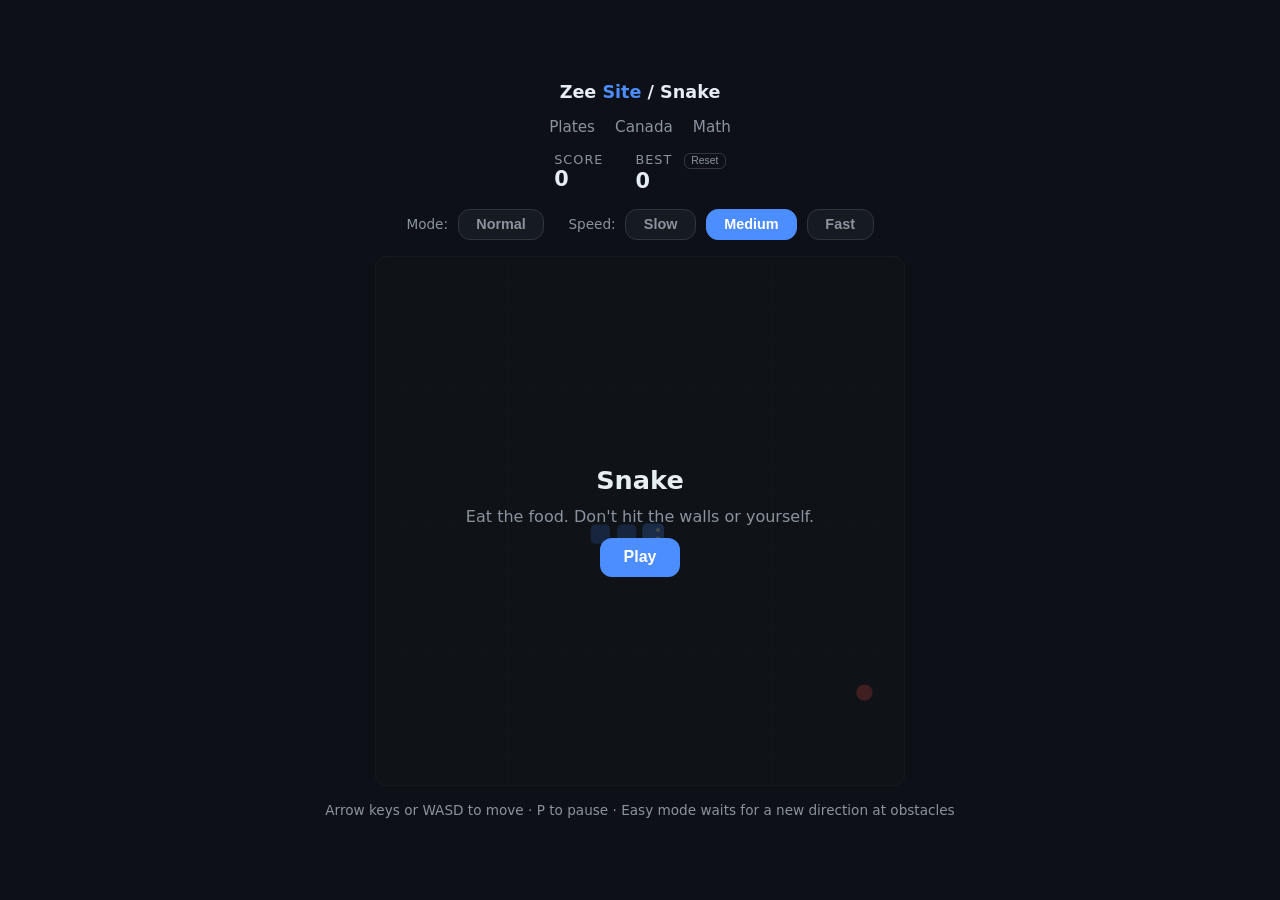
<file: snake.html>
<!DOCTYPE html>
<html lang="en">
<head>
  <meta charset="UTF-8" />
  <meta name="viewport" content="width=device-width, initial-scale=1.0" />
  <title>Snake — Zee Site</title>
  <style>
    :root {
      --bg: #0d1117;
      --surface: #161b22;
      --text: #e6edf3;
      --muted: #8b949e;
      --accent: #4c8dff;
      --border: #30363d;
      --radius: 12px;
    }

    * { margin: 0; padding: 0; box-sizing: border-box; }

    body {
      font-family: system-ui, -apple-system, "Segoe UI", sans-serif;
      background: var(--bg);
      color: var(--text);
      min-height: 100vh;
      display: flex;
      flex-direction: column;
      align-items: center;
      justify-content: center;
      gap: 1rem;
      padding: 1.5rem;
    }

    .brand { text-decoration: none; color: var(--text); font-weight: 700; font-size: 1.1rem; }
    .brand span { color: var(--accent); }
    .game-nav { display: flex; gap: 1.25rem; }
    .game-nav a { color: var(--muted); text-decoration: none; font-size: 0.95rem; }
    .game-nav a:hover { color: var(--text); }

    .hud {
      display: flex;
      gap: 2rem;
      font-variant-numeric: tabular-nums;
    }
    .hud .label { color: var(--muted); font-size: 0.8rem; text-transform: uppercase; letter-spacing: 0.08em; }
    .hud .value { font-size: 1.3rem; font-weight: 700; }
    .reset-best {
      background: transparent;
      border: 1px solid var(--border);
      color: var(--muted);
      border-radius: 6px;
      padding: 0.1rem 0.4rem;
      margin-left: 0.4rem;
      font-size: 0.65rem;
      font-weight: 400;
      text-transform: none;
      letter-spacing: 0;
    }
    .reset-best:hover { opacity: 1; border-color: var(--accent); color: var(--text); }

    .board-wrap { position: relative; }

    canvas {
      background: var(--surface);
      border: 1px solid var(--border);
      border-radius: var(--radius);
      display: block;
      max-width: 100%;
    }

    .overlay {
      position: absolute;
      inset: 0;
      display: flex;
      flex-direction: column;
      align-items: center;
      justify-content: center;
      gap: 0.75rem;
      background: color-mix(in srgb, var(--bg) 78%, transparent);
      border-radius: var(--radius);
      text-align: center;
      padding: 1rem;
    }
    .overlay.hidden { display: none; }
    .overlay h2 { font-size: 1.6rem; }
    .overlay p { color: var(--muted); }

    button {
      background: var(--accent);
      color: #fff;
      border: none;
      padding: 0.65rem 1.5rem;
      border-radius: var(--radius);
      font-weight: 600;
      font-size: 1rem;
      cursor: pointer;
    }
    button:hover { opacity: 0.85; }

    .hint { color: var(--muted); font-size: 0.85rem; text-align: center; }

    .settings-row {
      display: flex;
      flex-wrap: wrap;
      align-items: center;
      justify-content: center;
      gap: 0.5rem 1.5rem;
    }
    .mode-row {
      display: flex;
      align-items: center;
      justify-content: center;
      gap: 0.6rem;
      font-size: 0.9rem;
    }
    .mode-row button {
      background: var(--surface);
      color: var(--muted);
      border: 1px solid var(--border);
      padding: 0.4rem 1.1rem;
      font-size: 0.9rem;
    }
    .mode-row button[aria-pressed="true"] {
      background: var(--accent);
      border-color: var(--accent);
      color: #fff;
    }

    .touch {
      display: none;
      grid-template-areas:
        ". up ."
        "left down right";
      gap: 0.5rem;
      margin-top: 0.5rem;
    }
    .touch button { width: 3.4rem; height: 3.4rem; font-size: 1.2rem; padding: 0; }
    .touch .up { grid-area: up; }
    .touch .down { grid-area: down; }
    .touch .left { grid-area: left; }
    .touch .right { grid-area: right; }

    @media (pointer: coarse) { .touch { display: grid; } }
  </style>
</head>
<body>
  <a class="brand" href="index.html">Zee<span> Site</span> / Snake</a>
  <nav class="game-nav">
    <a href="plates.html">Plates</a>
    <a href="plates-canada.html">Canada</a>
    <a href="math.html">Math</a>
  </nav>

  <div class="hud">
    <div><div class="label">Score</div><div class="value" id="score">0</div></div>
    <div>
      <div class="label">Best <button id="resetBestBtn" class="reset-best" type="button" title="Reset best score">Reset</button></div>
      <div class="value" id="best">0</div>
    </div>
  </div>

  <div class="settings-row">
    <div class="mode-row">
      <span class="hint" style="margin:0">Mode:</span>
      <button id="modeBtn" type="button" aria-pressed="false">Normal</button>
    </div>
    <div class="mode-row">
      <span class="hint" style="margin:0">Speed:</span>
      <button class="speedBtn" type="button" data-speed="slow" aria-pressed="false">Slow</button>
      <button class="speedBtn" type="button" data-speed="medium" aria-pressed="true">Medium</button>
      <button class="speedBtn" type="button" data-speed="fast" aria-pressed="false">Fast</button>
    </div>
  </div>

  <div class="board-wrap">
    <canvas id="board" width="528" height="528" aria-label="Snake game board"></canvas>
    <div class="overlay" id="overlay">
      <h2 id="overlayTitle">Snake</h2>
      <p id="overlayText">Eat the food. Don't hit the walls or yourself.</p>
      <button id="startBtn">Play</button>
    </div>
  </div>

  <div class="touch">
    <button class="up"    data-dir="up">▲</button>
    <button class="left"  data-dir="left">◀</button>
    <button class="down"  data-dir="down">▼</button>
    <button class="right" data-dir="right">▶</button>
  </div>

  <p class="hint">Arrow keys or WASD to move · P to pause · Easy mode waits for a new direction at obstacles</p>

  <script>
    const canvas = document.getElementById('board');
    const ctx = canvas.getContext('2d');

    const scoreEl = document.getElementById('score');
    const bestEl = document.getElementById('best');
    const resetBestBtn = document.getElementById('resetBestBtn');
    const overlay = document.getElementById('overlay');
    const overlayTitle = document.getElementById('overlayTitle');
    const overlayText = document.getElementById('overlayText');
    const startBtn = document.getElementById('startBtn');
    const modeBtn = document.getElementById('modeBtn');

    const GRID = 20;                 // cells per side
    const CELL = canvas.width / GRID;
    // Step timing for each speed setting; Medium is the default (the previous speed)
    const SPEEDS = {
      slow:   { start: 300, min: 170, step: 2 },
      medium: { start: 210, min: 110, step: 2 },
      fast:   { start: 140, min: 65,  step: 4 }
    };

    const COLORS = {
      head: '#4c8dff',
      body: '#3a6fd0',
      food: '#f85149',
      eye: '#ffffff',
      text: '#e6edf3',
      muted: '#8b949e'
    };

    let snake, prevSnake, dir, nextDir, food, score, best, stepMs, lastStep, running, paused, dead, waiting;
    // Easy mode: obstacles pause instead of ending the run (remembered between visits)
    let easyMode = localStorage.getItem('snake-easy') === '1';

    const savedSpeed = localStorage.getItem('snake-speed');
    let speed = Object.prototype.hasOwnProperty.call(SPEEDS, savedSpeed) ? savedSpeed : 'medium';

    function syncModeBtn() {
      modeBtn.textContent = easyMode ? 'Easy' : 'Normal';
      modeBtn.setAttribute('aria-pressed', String(easyMode));
      if (!running) {
        overlayText.textContent = easyMode
          ? 'Eat the food. Obstacles pause instead of ending the game.'
          : "Eat the food. Don't hit the walls or yourself.";
      }
    }

    function syncSpeedBtns() {
      document.querySelectorAll('.speedBtn').forEach((btn) => {
        btn.setAttribute('aria-pressed', String(btn.dataset.speed === speed));
      });
    }

    function applySpeed() {
      const s = SPEEDS[speed];
      stepMs = Math.max(s.min, s.start - score * s.step);
    }

    best = Number(localStorage.getItem('snake-best') || 0);
    bestEl.textContent = best;

    function reset() {
      const mid = Math.floor(GRID / 2);
      snake = [{ x: mid, y: mid }, { x: mid - 1, y: mid }, { x: mid - 2, y: mid }];
      dir = { x: 1, y: 0 };
      nextDir = dir;
      score = 0;
      applySpeed();
      dead = false;
      paused = false;
      waiting = false;
      prevSnake = snake.map(s => ({ ...s }));
      placeFood();
      updateHud();
      lastStep = performance.now();
    }

    function placeFood() {
      while (true) {
        const f = {
          x: Math.floor(Math.random() * GRID),
          y: Math.floor(Math.random() * GRID)
        };
        if (!snake.some(s => s.x === f.x && s.y === f.y)) {
          food = f;
          return;
        }
      }
    }

    function updateHud() {
      scoreEl.textContent = score;
      bestEl.textContent = best;
    }

    function isBlocked(nx, ny) {
      const hx = snake[0].x + nx;
      const hy = snake[0].y + ny;
      if (hx < 0 || hy < 0 || hx >= GRID || hy >= GRID) return true;
      return snake.some(s => s.x === hx && s.y === hy);
    }

    function hasClearDirection() {
      return [[1, 0], [-1, 0], [0, 1], [0, -1]].some(([x, y]) =>
        !(dir.x === -x && dir.y === -y) && !isBlocked(x, y));
    }

    function setDir(nx, ny) {
      // Prevent reversing into yourself
      if (dir.x === -nx && dir.y === -ny) return;
      if (waiting) {
        // While waiting at an obstacle, only a direction that actually clears it resumes play
        if (isBlocked(nx, ny)) return;
        waiting = false;
        prevSnake = snake.map(s => ({ ...s }));
        lastStep = performance.now();
      }
      nextDir = { x: nx, y: ny };
    }

    function step(now) {
      requestAnimationFrame(step);
      if (!running || paused || dead || waiting) return;
      if (now - lastStep < stepMs) return;

      // Check the upcoming cell before committing the move
      if (isBlocked(nextDir.x, nextDir.y)) {
        if (easyMode) {
          waiting = true;   // pause in place until the player picks a clear direction
          if (!hasClearDirection()) {
            showOverlay('Trapped!', 'No open direction — start a new game.', 'Restart');
          }
          return;
        }
        return gameOver();
      }

      lastStep = now;
      prevSnake = snake.map(s => ({ ...s }));
      dir = nextDir;

      const head = { x: snake[0].x + dir.x, y: snake[0].y + dir.y };
      snake.unshift(head);

      if (head.x === food.x && head.y === food.y) {
        score++;
        // Speed up gradually as the snake grows
        applySpeed();
        if (score > best) {
          best = score;
          localStorage.setItem('snake-best', best);
        }
        placeFood();
        updateHud();
      } else {
        snake.pop();
      }
    }

    function gameOver() {
      dead = true;
      showOverlay('Game over', `Score: ${score} · Best: ${best}`, 'Play again');
    }

    function showOverlay(title, text, btn) {
      overlayTitle.textContent = title;
      overlayText.textContent = text;
      startBtn.textContent = btn;
      overlay.classList.remove('hidden');
    }

    function hideOverlay() {
      overlay.classList.add('hidden');
    }

    function draw() {
      requestAnimationFrame(draw);

      ctx.clearRect(0, 0, canvas.width, canvas.height);

      // Subtle grid
      ctx.strokeStyle = 'rgba(255,255,255,0.03)';
      ctx.lineWidth = 1;
      for (let i = 1; i < GRID; i++) {
        ctx.beginPath();
        ctx.moveTo(i * CELL, 0); ctx.lineTo(i * CELL, canvas.height);
        ctx.moveTo(0, i * CELL); ctx.lineTo(canvas.width, i * CELL);
        ctx.stroke();
      }

      const now = performance.now();

      // Food with a gentle pulse
      const fx = food.x * CELL + CELL / 2;
      const fy = food.y * CELL + CELL / 2;
      ctx.fillStyle = COLORS.food;
      ctx.beginPath();
      ctx.arc(fx, fy, CELL * (0.30 + 0.025 * Math.sin(now / 220)), 0, Math.PI * 2);
      ctx.fill();

      // How far through the current step are we? 0 = previous cell, 1 = current cell.
      const alpha = (running && !paused && !dead && !waiting)
        ? Math.min(1, (now - lastStep) / stepMs)
        : 1;

      let headGx = snake[0].x, headGy = snake[0].y;

      // Snake — interpolate each segment between its previous and current cell
      for (let i = snake.length - 1; i >= 0; i--) {
        const cur = snake[i];
        const prev = prevSnake[Math.min(i, prevSnake.length - 1)] || cur;
        const gx = prev.x + (cur.x - prev.x) * alpha;
        const gy = prev.y + (cur.y - prev.y) * alpha;
        if (i === 0) { headGx = gx; headGy = gy; }

        ctx.fillStyle = i === 0 ? COLORS.head : COLORS.body;
        const pad = i === 0 ? 2.4 : 3.6;
        const r = 4.8;
        const x = gx * CELL + pad, y = gy * CELL + pad;
        const w = CELL - pad * 2, h = CELL - pad * 2;
        roundRect(x, y, w, h, r);
        ctx.fill();
      }

      // Eyes on the head
      const ex = headGx * CELL + CELL / 2 + dir.x * CELL * 0.18;
      const ey = headGy * CELL + CELL / 2 + dir.y * CELL * 0.18;
      const off = CELL * 0.16;
      const e1 = dir.x !== 0 ? { x: ex, y: ey - off } : { x: ex - off, y: ey };
      const e2 = dir.x !== 0 ? { x: ex, y: ey + off } : { x: ex + off, y: ey };
      ctx.fillStyle = COLORS.eye;
      for (const e of [e1, e2]) {
        ctx.beginPath();
        ctx.arc(e.x, e.y, CELL * 0.08, 0, Math.PI * 2);
        ctx.fill();
      }

      // Easy mode: the snake stopped at an obstacle, prompt for a new direction
      if (waiting) {
        ctx.fillStyle = 'rgba(13, 17, 23, 0.72)';
        ctx.fillRect(0, 0, canvas.width, canvas.height);
        ctx.textAlign = 'center';
        ctx.fillStyle = COLORS.text;
        ctx.font = '700 31px system-ui, sans-serif';
        ctx.fillText('Blocked!', canvas.width / 2, canvas.height / 2 - 10);
        ctx.fillStyle = COLORS.muted;
        ctx.font = '18px system-ui, sans-serif';
        ctx.fillText('Press a new direction to keep going', canvas.width / 2, canvas.height / 2 + 26);
        ctx.textAlign = 'start';
      }
    }

    function roundRect(x, y, w, h, r) {
      ctx.beginPath();
      ctx.moveTo(x + r, y);
      ctx.arcTo(x + w, y, x + w, y + h, r);
      ctx.arcTo(x + w, y + h, x, y + h, r);
      ctx.arcTo(x, y + h, x, y, r);
      ctx.arcTo(x, y, x + w, y, r);
      ctx.closePath();
    }

    function start() {
      reset();
      running = true;
      hideOverlay();
    }

    function togglePause() {
      if (!running || dead || waiting) return;
      paused = !paused;
      if (paused) showOverlay('Paused', 'Press P or the button to resume', 'Resume');
      else hideOverlay();
    }

    const KEYS = {
      ArrowUp: 'up', KeyW: 'up',
      ArrowDown: 'down', KeyS: 'down',
      ArrowLeft: 'left', KeyA: 'left',
      ArrowRight: 'right', KeyD: 'right'
    };
    const DIRS = {
      up: [0, -1], down: [0, 1],
      left: [-1, 0], right: [1, 0]
    };

    document.addEventListener('keydown', (e) => {
      if (e.code === 'KeyP') { togglePause(); return; }
      if (e.code === 'Space' || e.code === 'Enter') {
        if (!running || dead || (waiting && !overlay.classList.contains('hidden'))) {
          e.preventDefault();
          start();
        }
        return;
      }
      const d = KEYS[e.code];
      if (d) {
        e.preventDefault();
        const [nx, ny] = DIRS[d];
        setDir(nx, ny);
      }
    });

    document.querySelectorAll('.touch [data-dir]').forEach((btn) => {
      btn.addEventListener('click', () => {
        const [nx, ny] = DIRS[btn.dataset.dir];
        setDir(nx, ny);
      });
    });

    startBtn.addEventListener('click', () => {
      if (paused) togglePause();
      else start();
    });

    resetBestBtn.addEventListener('click', () => {
      best = 0;
      localStorage.removeItem('snake-best');
      updateHud();
    });

    modeBtn.addEventListener('click', () => {
      easyMode = !easyMode;
      localStorage.setItem('snake-easy', easyMode ? '1' : '0');
      syncModeBtn();
      // Leaving easy mode while blocked: the next step will apply normal collision rules
      if (!easyMode && waiting) {
        waiting = false;
        lastStep = performance.now();
        hideOverlay();
      }
    });

    document.querySelectorAll('.speedBtn').forEach((btn) => {
      btn.addEventListener('click', () => {
        speed = btn.dataset.speed;
        localStorage.setItem('snake-speed', speed);
        syncSpeedBtns();
        applySpeed();
        lastStep = performance.now();   // avoid an immediate catch-up step
      });
    });

    // Init
    syncModeBtn();
    syncSpeedBtns();
    reset();
    running = false;
    requestAnimationFrame(step);
    requestAnimationFrame(draw);
  </script>
</body>
</html>
</file>
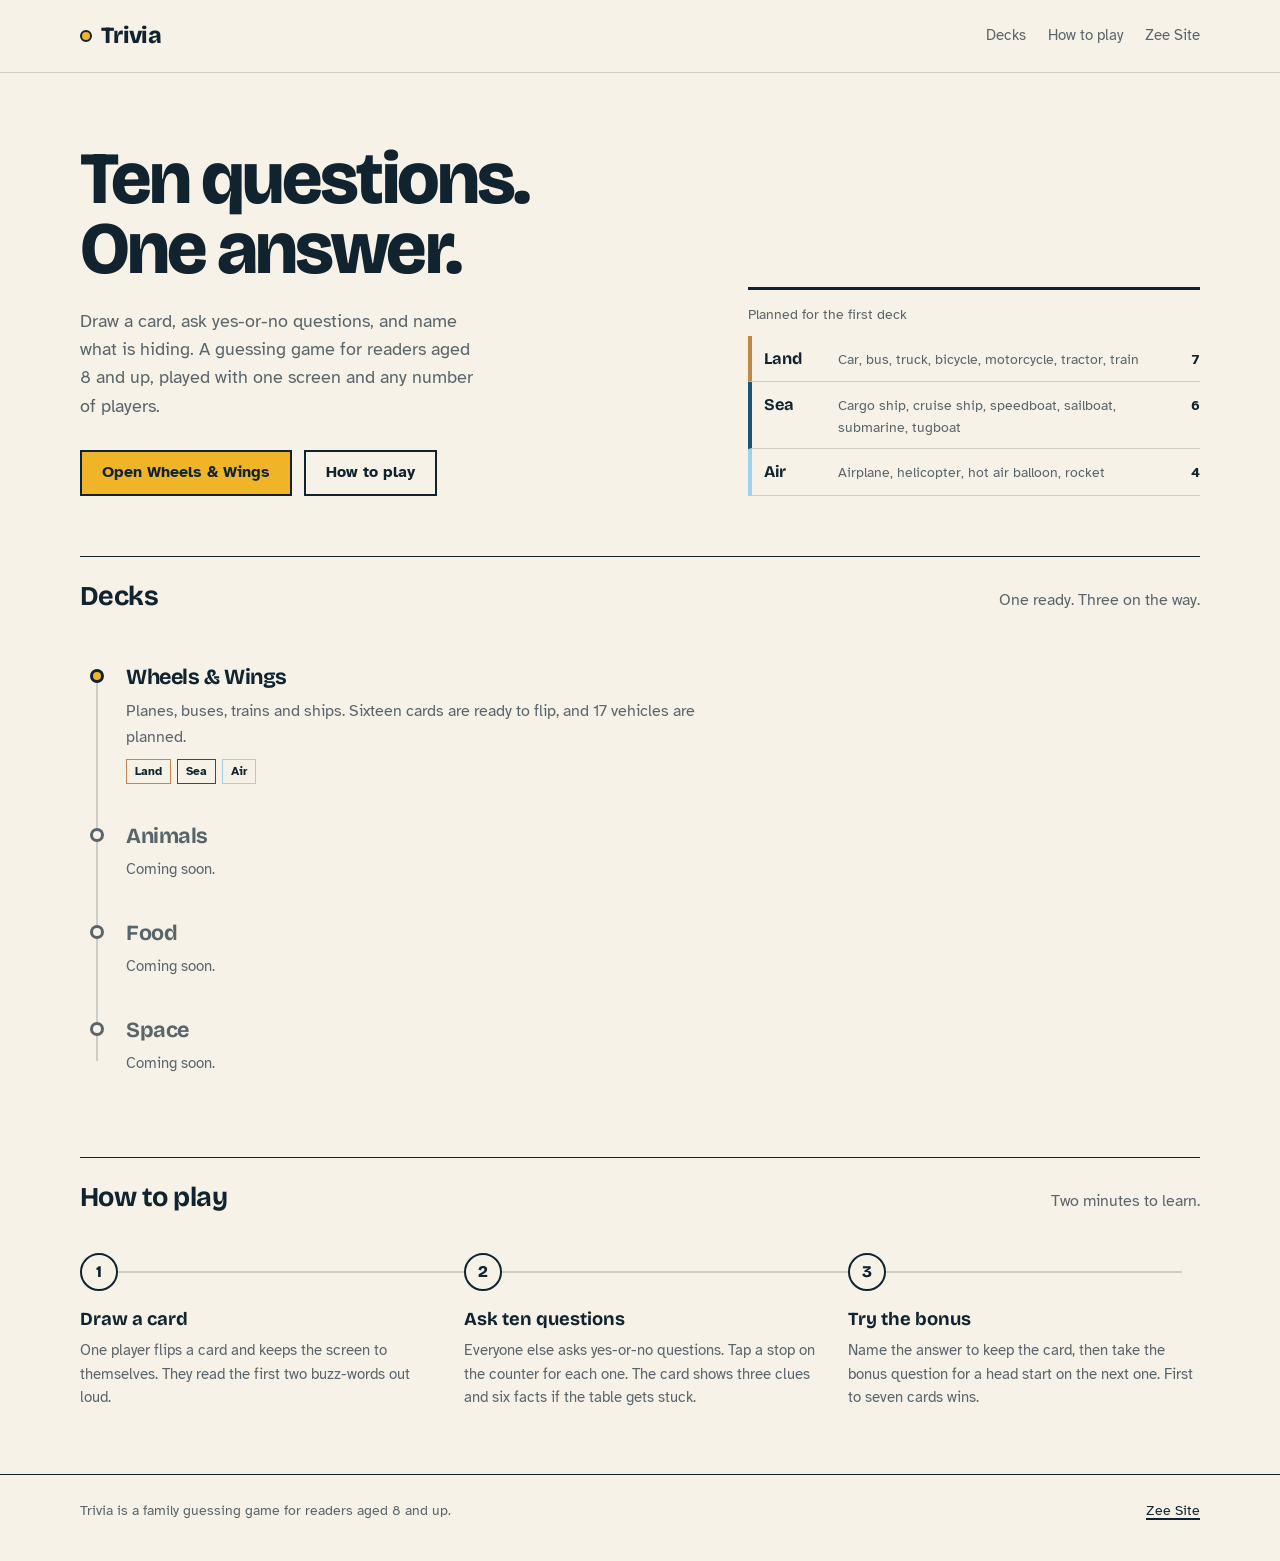
<file: trivia.html>
<!DOCTYPE html>
<html lang="en">
<head>
  <meta charset="UTF-8" />
  <meta name="viewport" content="width=device-width, initial-scale=1.0" />
  <meta name="description" content="Trivia is a family guessing game. Draw a card, ask ten yes-or-no questions, and name what is hiding." />
  <title>Trivia — a ten-question guessing game</title>
  <link rel="preconnect" href="https://fonts.googleapis.com" />
  <link rel="preconnect" href="https://fonts.gstatic.com" crossorigin />
  <link href="https://fonts.googleapis.com/css2?family=Atkinson+Hyperlegible:ital,wght@0,400;0,700;1,400&family=Bricolage+Grotesque:opsz,wght@12..96,600..800&display=swap" rel="stylesheet" />
  <link rel="stylesheet" href="trivia.css" />
</head>
<body>
  <header class="site-head">
    <div class="wrap">
      <a class="wordmark" href="trivia.html"><span class="wordmark-dot" aria-hidden="true"></span>Trivia</a>
      <nav class="head-nav" aria-label="Trivia">
        <a href="#decks">Decks</a>
        <a href="#how">How to play</a>
        <a href="index.html">Zee Site</a>
      </nav>
    </div>
  </header>

  <main class="wrap">
    <section class="hero">
      <div>
        <h1>Ten questions. One answer.</h1>
        <p class="lede">Draw a card, ask yes-or-no questions, and name what is hiding. A guessing game for readers aged 8 and up, played with one screen and any number of players.</p>
        <div class="hero-actions">
          <a class="btn btn--signal" href="trivia-transportation.html">Open Wheels &amp; Wings</a>
          <a class="btn btn--quiet" href="#how">How to play</a>
        </div>
      </div>

      <aside class="mode-board" aria-label="Vehicles planned for the first deck">
        <p class="mode-board-title">Planned for the first deck</p>
        <ul>
          <li class="is-land">
            <span class="mode-name">Land</span>
            <span class="mode-example">Car, bus, truck, bicycle, motorcycle, tractor, train</span>
            <span class="mode-count">7</span>
          </li>
          <li class="is-sea">
            <span class="mode-name">Sea</span>
            <span class="mode-example">Cargo ship, cruise ship, speedboat, sailboat, submarine, tugboat</span>
            <span class="mode-count">6</span>
          </li>
          <li class="is-air">
            <span class="mode-name">Air</span>
            <span class="mode-example">Airplane, helicopter, hot air balloon, rocket</span>
            <span class="mode-count">4</span>
          </li>
        </ul>
      </aside>
    </section>

    <section class="section" id="decks">
      <div class="section-head">
        <h2>Decks</h2>
        <p>One ready. Three on the way.</p>
      </div>

      <ol class="route">
        <li class="stop is-live">
          <a class="deck-row" href="trivia-transportation.html">
            <span class="deck-name">Wheels &amp; Wings</span>
            <span class="deck-desc">Planes, buses, trains and ships. Sixteen cards are ready to flip, and 17 vehicles are planned.</span>
            <span class="chips" aria-label="Categories in this deck">
              <span class="chip is-land">Land</span>
              <span class="chip is-sea">Sea</span>
              <span class="chip is-air">Air</span>
            </span>
          </a>
        </li>
        <li class="stop is-soon">
          <div class="deck-row">
            <span class="deck-name">Animals</span>
            <span class="deck-desc">Coming soon.</span>
          </div>
        </li>
        <li class="stop is-soon">
          <div class="deck-row">
            <span class="deck-name">Food</span>
            <span class="deck-desc">Coming soon.</span>
          </div>
        </li>
        <li class="stop is-soon">
          <div class="deck-row">
            <span class="deck-name">Space</span>
            <span class="deck-desc">Coming soon.</span>
          </div>
        </li>
      </ol>
    </section>

    <section class="section" id="how">
      <div class="section-head">
        <h2>How to play</h2>
        <p>Two minutes to learn.</p>
      </div>

      <ol class="steps">
        <li>
          <span class="step-num" aria-hidden="true">1</span>
          <h3>Draw a card</h3>
          <p>One player flips a card and keeps the screen to themselves. They read the first two buzz-words out loud.</p>
        </li>
        <li>
          <span class="step-num" aria-hidden="true">2</span>
          <h3>Ask ten questions</h3>
          <p>Everyone else asks yes-or-no questions. Tap a stop on the counter for each one. The card shows three clues and six facts if the table gets stuck.</p>
        </li>
        <li>
          <span class="step-num" aria-hidden="true">3</span>
          <h3>Try the bonus</h3>
          <p>Name the answer to keep the card, then take the bonus question for a head start on the next one. First to seven cards wins.</p>
        </li>
      </ol>
    </section>
  </main>

  <footer class="site-foot">
    <div class="wrap">
      <p>Trivia is a family guessing game for readers aged 8 and up.</p>
      <p><a href="index.html">Zee Site</a></p>
    </div>
  </footer>
</body>
</html>
</file>
<file: style.css>
:root {
  --bg: #0d1117;
  --surface: #161b22;
  --text: #e6edf3;
  --muted: #8b949e;
  --accent: #4c8dff;
  --border: #30363d;
  --radius: 12px;
}

* { margin: 0; padding: 0; box-sizing: border-box; }

body {
  font-family: system-ui, -apple-system, "Segoe UI", sans-serif;
  background: var(--bg);
  color: var(--text);
  line-height: 1.6;
}

.nav {
  display: flex;
  align-items: center;
  justify-content: space-between;
  padding: 1rem 1.5rem;
  border-bottom: 1px solid var(--border);
  position: sticky;
  top: 0;
  background: color-mix(in srgb, var(--bg) 85%, transparent);
  backdrop-filter: blur(8px);
}

.brand {
  font-weight: 700;
  font-size: 1.15rem;
  color: var(--text);
  text-decoration: none;
}
.brand span { color: var(--accent); }

.nav nav a {
  color: var(--muted);
  text-decoration: none;
  margin-left: 1.25rem;
  font-size: 0.95rem;
}
.nav nav a:hover { color: var(--text); }

main {
  max-width: 860px;
  margin: 0 auto;
  padding: 0 1.5rem;
}

.hero {
  text-align: center;
  padding: 5rem 0 4rem;
}
.hero h1 {
  font-size: clamp(2rem, 6vw, 3.25rem);
  letter-spacing: -0.02em;
  margin-bottom: 0.75rem;
}
.hero p {
  color: var(--muted);
  font-size: 1.15rem;
  max-width: 34rem;
  margin: 0 auto 2rem;
}

.cta {
  display: inline-block;
  background: var(--accent);
  color: #fff;
  padding: 0.7rem 1.6rem;
  border-radius: var(--radius);
  text-decoration: none;
  font-weight: 600;
  transition: opacity 0.15s ease;
}
.cta:hover { opacity: 0.85; }

.features {
  display: grid;
  grid-template-columns: repeat(auto-fit, minmax(220px, 1fr));
  gap: 1rem;
  padding-bottom: 3rem;
}
.features article {
  background: var(--surface);
  border: 1px solid var(--border);
  border-radius: var(--radius);
  padding: 1.5rem;
}
.features h2 { font-size: 1.1rem; margin-bottom: 0.4rem; }
.features p { color: var(--muted); font-size: 0.95rem; }

.about {
  border-top: 1px solid var(--border);
  padding: 2.5rem 0 4rem;
}
.about h2 { margin-bottom: 0.5rem; }
.about a { color: var(--accent); }

.footer {
  border-top: 1px solid var(--border);
  text-align: center;
  padding: 1.5rem;
  color: var(--muted);
  font-size: 0.85rem;
}
</file>
<file: trivia.css>
/* Trivia — a transit-board guessing game.
   Palette and type are shared by trivia.html and every deck page. */

:root {
  --ink: #10232e;
  --paper: #f6f2e8;
  --amber: #f0b429;
  --land: #c28945;
  --sea: #17557d;
  --air: #9cd2ef;
  --muted: color-mix(in srgb, var(--ink) 68%, var(--paper));
  --rule: color-mix(in srgb, var(--ink) 18%, transparent);
  --font-display: "Bricolage Grotesque", "Arial Black", sans-serif;
  --font-text: "Atkinson Hyperlegible", "Segoe UI", sans-serif;
}

*,
*::before,
*::after {
  box-sizing: border-box;
}

html {
  -webkit-text-size-adjust: 100%;
}

body {
  margin: 0;
  background: var(--paper);
  color: var(--ink);
  font-family: var(--font-text);
  font-size: 1.02rem;
  line-height: 1.55;
}

img {
  display: block;
  max-width: 100%;
}

a {
  color: inherit;
  text-decoration-thickness: 2px;
  text-underline-offset: 3px;
}

a:hover {
  text-decoration-color: var(--amber);
}

:where(a, button, summary, [tabindex]):focus-visible {
  outline: 3px solid var(--ink);
  outline-offset: 3px;
}

.visually-hidden {
  position: absolute;
  width: 1px;
  height: 1px;
  margin: -1px;
  padding: 0;
  overflow: hidden;
  clip: rect(0 0 0 0);
  white-space: nowrap;
  border: 0;
}

.icon-sprite {
  position: absolute;
  width: 0;
  height: 0;
  overflow: hidden;
}

.wrap {
  width: min(1120px, calc(100% - 48px));
  margin-inline: auto;
}

/* Header */

.site-head {
  border-bottom: 1px solid var(--rule);
}

.site-head .wrap {
  display: flex;
  align-items: center;
  justify-content: space-between;
  gap: 16px;
  padding: 18px 0;
}

.wordmark {
  display: inline-flex;
  align-items: center;
  gap: 9px;
  font-family: var(--font-display);
  font-size: 1.45rem;
  font-weight: 800;
  letter-spacing: -0.03em;
  text-decoration: none;
}

.wordmark-dot {
  width: 12px;
  height: 12px;
  border: 2px solid var(--ink);
  border-radius: 50%;
  background: var(--amber);
}

.head-nav {
  display: flex;
  flex-wrap: wrap;
  gap: 6px 22px;
  font-size: 0.95rem;
}

.head-nav a {
  color: var(--muted);
  text-decoration: none;
}

.head-nav a:hover,
.head-nav a:focus-visible {
  color: var(--ink);
  text-decoration: underline;
}

/* Buttons */

.btn {
  display: inline-flex;
  align-items: center;
  justify-content: center;
  min-height: 46px;
  padding: 10px 20px;
  border: 2px solid var(--ink);
  border-radius: 0;
  background: transparent;
  color: var(--ink);
  font: 700 1rem/1.1 var(--font-text);
  text-decoration: none;
  cursor: pointer;
  transition: background-color 0.15s ease, color 0.15s ease;
}

.btn--signal {
  background: var(--amber);
}

.btn--signal:hover {
  background: color-mix(in srgb, var(--amber) 78%, #fff);
}

.btn--quiet:hover {
  background: var(--ink);
  color: var(--paper);
}

/* Hub hero */

.hero {
  display: grid;
  grid-template-columns: minmax(0, 1.15fr) minmax(280px, 0.85fr);
  gap: 56px;
  align-items: end;
  padding: 72px 0 52px;
}

.hero h1 {
  margin: 0;
  font-family: var(--font-display);
  font-size: clamp(2.6rem, 6.4vw, 4.6rem);
  font-weight: 800;
  line-height: 0.95;
  letter-spacing: -0.04em;
  text-wrap: balance;
}

.lede {
  max-width: 33ch;
  margin: 22px 0 0;
  color: var(--muted);
  font-size: 1.14rem;
}

.hero-actions {
  display: flex;
  flex-wrap: wrap;
  gap: 12px;
  margin-top: 30px;
}

.mode-board {
  border-top: 3px solid var(--ink);
  padding-top: 14px;
}

.mode-board-title {
  margin: 0 0 10px;
  color: var(--muted);
  font-size: 0.86rem;
}

.mode-board ul {
  margin: 0;
  padding: 0;
  list-style: none;
}

.mode-board li {
  display: grid;
  grid-template-columns: 64px 1fr auto;
  gap: 10px;
  align-items: baseline;
  padding: 10px 0 10px 12px;
  border-bottom: 1px solid var(--rule);
  border-left: 4px solid var(--mode);
}

.mode-name {
  font-family: var(--font-display);
  font-weight: 700;
}

.mode-example {
  color: var(--muted);
  font-size: 0.9rem;
}

.mode-count {
  font-size: 0.9rem;
  font-weight: 700;
  font-variant-numeric: tabular-nums;
}

/* Category colors */

.is-land,
[data-mode="land"] {
  --mode: var(--land);
  --mode-ink: #6f451a;
  --on-mode: var(--ink);
}

.is-sea,
[data-mode="sea"] {
  --mode: var(--sea);
  --mode-ink: #124360;
  --on-mode: #fff;
}

.is-air,
[data-mode="air"] {
  --mode: var(--air);
  --mode-ink: #2a6588;
  --on-mode: var(--ink);
}

/* Sections */

.section {
  padding: 8px 0 56px;
}

.section-head {
  display: flex;
  flex-wrap: wrap;
  align-items: baseline;
  justify-content: space-between;
  gap: 8px 24px;
  padding-top: 18px;
  border-top: 1px solid var(--ink);
}

.section-head h2 {
  margin: 0;
  font-family: var(--font-display);
  font-size: 1.7rem;
  letter-spacing: -0.02em;
}

.section-head p {
  margin: 0;
  color: var(--muted);
}

/* Deck route */

.route {
  position: relative;
  margin: 26px 0 0;
  padding: 0;
  list-style: none;
}

.route::before {
  content: "";
  position: absolute;
  top: 32px;
  bottom: 32px;
  left: 16px;
  width: 2px;
  background: var(--rule);
}

.stop {
  position: relative;
  padding: 18px 0 18px 46px;
}

.stop::after {
  content: "";
  position: absolute;
  top: 26px;
  left: 10px;
  width: 14px;
  height: 14px;
  border: 3px solid var(--muted);
  border-radius: 50%;
  background: var(--paper);
}

.stop.is-live::after {
  border-color: var(--ink);
  background: var(--amber);
}

.deck-row {
  display: grid;
  gap: 4px;
  text-decoration: none;
}

a.deck-row:hover .deck-name,
a.deck-row:focus-visible .deck-name {
  text-decoration: underline;
  text-decoration-thickness: 3px;
  text-decoration-color: var(--amber);
}

.deck-name {
  font-family: var(--font-display);
  font-size: 1.35rem;
  font-weight: 700;
  letter-spacing: -0.02em;
}

.deck-desc {
  max-width: 62ch;
  color: var(--muted);
}

.chips {
  display: flex;
  flex-wrap: wrap;
  gap: 6px;
  margin-top: 6px;
}

.chip {
  border: 1.5px solid var(--mode);
  padding: 2px 8px;
  font-size: 0.78rem;
  font-weight: 700;
}

.is-soon .deck-name {
  color: var(--muted);
}

.is-soon .deck-desc {
  font-size: 0.95rem;
}

/* How to play */

.steps {
  position: relative;
  display: grid;
  grid-template-columns: repeat(3, 1fr);
  gap: 32px;
  margin: 34px 0 0;
  padding: 0;
  list-style: none;
}

.steps::before {
  content: "";
  position: absolute;
  top: 18px;
  right: 18px;
  left: 18px;
  height: 2px;
  background: var(--rule);
}

.steps li {
  position: relative;
  padding-top: 52px;
}

.step-num {
  position: absolute;
  top: 0;
  left: 0;
  display: grid;
  width: 38px;
  height: 38px;
  place-items: center;
  border: 2px solid var(--ink);
  border-radius: 50%;
  background: var(--paper);
  font-family: var(--font-display);
  font-weight: 800;
}

.steps h3 {
  margin: 0 0 6px;
  font-family: var(--font-display);
  font-size: 1.15rem;
}

.steps p {
  margin: 0;
  color: var(--muted);
  font-size: 0.95rem;
}

/* Footer */

.site-foot {
  margin-top: 8px;
  padding: 24px 0 40px;
  border-top: 1px solid var(--ink);
}

.site-foot .wrap {
  display: flex;
  flex-wrap: wrap;
  justify-content: space-between;
  gap: 10px 24px;
  color: var(--muted);
  font-size: 0.9rem;
}

.site-foot p {
  max-width: 60ch;
  margin: 0;
}

.site-foot a {
  color: var(--ink);
}

/* Card stage */

.stage {
  padding: 28px 0 64px;
}

.card-stage {
  width: 100%;
  max-width: 460px;
  margin: 0 auto;
}

/* All deck cards share this fixed size, based on the Submarine card.
   Keep clue and fact text short enough to fit inside it. */
.card {
  cursor: pointer;
  perspective: 1500px;
  height: 649px;
}

.card-inner {
  display: grid;
  height: 100%;
  transform-style: preserve-3d;
  transition: transform 0.65s cubic-bezier(0.2, 0.75, 0.2, 1);
}

.card.is-flipped .card-inner {
  transform: rotateY(180deg);
}

.face {
  grid-area: 1 / 1;
  overflow: hidden;
  border: 9px solid var(--mode);
  border-radius: 26px;
  backface-visibility: hidden;
  -webkit-backface-visibility: hidden;
}

/* Card back */

.face--back {
  display: flex;
  flex-direction: column;
  gap: 22px;
  justify-content: space-between;
  padding: 30px;
  background: var(--ink);
  color: var(--paper);
}

.back-top {
  display: flex;
  align-items: center;
  justify-content: space-between;
  gap: 12px;
  font-size: 1rem;
}

.back-wordmark {
  font-family: var(--font-display);
  font-size: 1.3rem;
  font-weight: 800;
  letter-spacing: -0.02em;
}

.back-deck-label {
  color: color-mix(in srgb, var(--paper) 62%, var(--ink));
}

.back-line {
  position: relative;
  display: grid;
  grid-template-columns: repeat(3, 1fr);
  align-items: center;
  height: 26px;
}

.back-line::before {
  content: "";
  position: absolute;
  top: 50%;
  right: 6px;
  left: 6px;
  height: 2px;
  background: color-mix(in srgb, var(--paper) 28%, transparent);
}

.back-line span {
  position: relative;
  z-index: 1;
  justify-self: center;
  width: 14px;
  height: 14px;
  border-radius: 50%;
  background: var(--mode);
}

.back-center {
  display: flex;
  flex: 1;
  flex-direction: column;
  justify-content: center;
}

.back-name {
  margin: 0;
  font-family: var(--font-display);
  font-size: clamp(2.2rem, 6.5vw, 3rem);
  font-weight: 800;
  line-height: 0.98;
  letter-spacing: -0.03em;
}

.back-modes {
  display: flex;
  flex-wrap: wrap;
  gap: 8px 14px;
  margin: 20px 0 0;
  padding: 0;
  list-style: none;
  font-size: 0.98rem;
}

.back-modes li {
  display: inline-flex;
  align-items: center;
  gap: 6px;
  color: color-mix(in srgb, var(--paper) 82%, var(--ink));
}

.back-desc {
  max-width: 34ch;
  margin: 16px 0 0;
  color: color-mix(in srgb, var(--paper) 78%, var(--ink));
  font-size: 1rem;
  line-height: 1.4;
}

.back-steps {
  margin: 14px 0 0;
  padding-left: 1.25em;
  color: color-mix(in srgb, var(--paper) 84%, var(--ink));
  font-size: 0.96rem;
  line-height: 1.35;
}

.back-steps li + li {
  margin-top: 6px;
}

.mode-pip {
  width: 10px;
  height: 10px;
  border-radius: 50%;
  background: var(--mode);
}

.back-hint {
  display: flex;
  justify-content: space-between;
  gap: 12px;
  margin: 0;
  color: color-mix(in srgb, var(--paper) 62%, var(--ink));
  font-size: 1rem;
}

/* Card front */

.face--front {
  display: flex;
  flex-direction: column;
  background: var(--paper);
  color: var(--ink);
  transform: rotateY(180deg);
}

.card-hero {
  position: relative;
  height: 312px;
  background: #dceff7;
}

.card-hero img {
  width: 100%;
  height: 100%;
  object-fit: cover;
}

.card-hero img.is-smaller {
  transform: scale(0.92);
}

.card-title {
  position: absolute;
  top: 12px;
  left: 50%;
  max-width: 94%;
  margin: 0;
  padding: 4px 16px 5px;
  transform: translateX(-50%);
  border: 3px solid color-mix(in srgb, var(--mode) 55%, var(--ink));
  border-radius: 14px;
  background: var(--mode);
  color: var(--on-mode);
  font-family: var(--font-display);
  font-size: clamp(1.85rem, 5.8vw, 2.6rem);
  font-weight: 800;
  line-height: 1;
  letter-spacing: 0.01em;
  text-align: center;
  text-transform: uppercase;
  white-space: nowrap;
}

.buzz-bar {
  position: absolute;
  right: 0;
  bottom: 0;
  left: 0;
  display: flex;
  align-items: center;
  gap: 10px;
  padding: 8px 12px;
  background: color-mix(in srgb, var(--mode) 40%, var(--ink));
}

.buzz-label {
  flex: none;
  color: #fff;
  font-size: 0.92rem;
  font-weight: 700;
  line-height: 1.05;
  text-align: center;
}

.buzz {
  display: flex;
  flex-wrap: wrap;
  gap: 5px;
  margin: 0;
  padding: 0;
  list-style: none;
}

.buzz li {
  padding: 3px 11px;
  border-radius: 999px;
  background: #fff;
  color: var(--mode-ink);
  font-size: 1rem;
  font-weight: 700;
  line-height: 1.3;
}

.card-lower {
  position: relative;
  display: grid;
  flex: 1;
  min-height: 0;
  grid-template-columns: minmax(0, 0.95fr) minmax(0, 1.05fr);
  gap: 14px;
  padding: 12px 16px 14px;
  background-color: color-mix(in srgb, var(--mode) 12%, var(--paper));
  background-image: repeating-conic-gradient(
    from 0deg at 50% 0%,
    color-mix(in srgb, var(--mode) 7%, transparent) 0deg 4deg,
    transparent 4deg 8deg
  );
}

.cap {
  display: inline-block;
  margin: 0 0 10px;
  padding: 3px 12px 4px;
  border-radius: 999px;
  background: var(--mode);
  color: var(--on-mode);
  font-family: var(--font-text);
  font-size: 1rem;
  font-weight: 700;
  line-height: 1.2;
}

.clues {
  display: flex;
  flex-direction: column;
}

.clues ol {
  display: grid;
  flex: 1;
  align-content: space-between;
  gap: 14px;
  margin: 0;
  padding: 0;
  list-style: none;
  counter-reset: clue;
}

.clues li {
  position: relative;
  padding-left: 33px;
  font-size: 1.12rem;
  line-height: 1.4;
  counter-increment: clue;
}

.clues li::before {
  content: counter(clue);
  position: absolute;
  top: 0;
  left: 0;
  display: grid;
  width: 25px;
  height: 25px;
  place-items: center;
  border-radius: 50%;
  background: var(--mode);
  color: var(--on-mode);
  font-size: 0.92rem;
  font-weight: 700;
}

.facts-panel {
  position: relative;
  align-self: start;
  margin-top: 10px;
  padding: 12px 8px 6px;
  border: 1px solid color-mix(in srgb, var(--mode) 30%, transparent);
  border-radius: 12px;
  background: #fff;
}

.facts-panel .cap {
  position: absolute;
  top: -12px;
  left: 10px;
  margin: 0;
}

.facts {
  display: grid;
  grid-template-columns: repeat(3, 1fr);
  margin: 0;
}

.fact {
  display: flex;
  min-width: 0;
  flex-direction: column;
  align-items: center;
  gap: 2px;
  padding: 3px 2px;
  border-top: 1px solid var(--rule);
  text-align: center;
}

.fact:nth-child(-n + 3) {
  border-top: 0;
}

.fact:not(:nth-child(3n)) {
  border-right: 1px solid var(--rule);
}

.fact-icon {
  order: 0;
  width: 32px;
  height: 32px;
  filter: drop-shadow(0 1px 0 rgb(16 35 46 / 12%));
}

.fact dt {
  order: 1;
  color: var(--muted);
  font-size: 0.9rem;
  font-weight: 700;
  line-height: 1.15;
}

.fact dd {
  order: 2;
  margin: 0;
  font-size: 1rem;
  font-weight: 700;
  line-height: 1.2;
  overflow-wrap: anywhere;
}

.bonus {
  display: flex;
  align-items: flex-start;
  gap: 10px;
  margin: 0;
  padding: 11px 14px;
  background: color-mix(in srgb, var(--mode) 45%, var(--ink));
  color: #fff;
  font-size: 1.05rem;
  line-height: 1.35;
}

.bonus-label {
  flex: none;
  padding: 3px 10px;
  border-radius: 999px;
  background: var(--amber);
  color: var(--ink);
  font-size: 0.86rem;
  font-weight: 800;
  line-height: 1.25;
  text-transform: uppercase;
}

.card-controls {
  display: flex;
  flex-direction: column;
  align-items: center;
  gap: 10px;
  margin-top: 14px;
}

.card-controls .btn {
  min-width: 160px;
}

.flip-hint {
  margin: 0;
  color: var(--muted);
  font-size: 0.88rem;
  text-align: center;
}

.noscript {
  margin: 12px 0 0;
  padding: 10px 12px;
  border: 2px solid var(--ink);
  font-size: 0.9rem;
}

/* Responsive */

@media (max-width: 900px) {
  .hero {
    grid-template-columns: 1fr;
    gap: 34px;
    padding: 48px 0 40px;
  }

}

@media (max-width: 760px) {
  .steps {
    grid-template-columns: 1fr;
    gap: 24px;
  }

  .steps::before {
    top: 18px;
    right: auto;
    bottom: 18px;
    left: 18px;
    width: 2px;
    height: auto;
  }

  .steps li {
    min-height: 38px;
    padding-top: 0;
    padding-left: 56px;
  }

  .step-num {
    top: 0;
  }
}

@media (max-width: 560px) {
  .wrap {
    width: calc(100% - 32px);
  }

  .site-head .wrap {
    padding: 14px 0;
  }

  .head-nav {
    gap: 4px 14px;
    font-size: 0.9rem;
  }

  .card {
    height: 603px;
  }

  .face {
    border-width: 7px;
    border-radius: 22px;
  }

  .face--back {
    padding: 22px;
  }

  .card-hero {
    height: 232px;
  }

  .card-title {
    padding: 3px 12px 4px;
    border-width: 2px;
  }

  .card-lower {
    gap: 11px;
    padding: 11px 12px 13px;
  }

  .facts-panel {
    margin-top: 11px;
    padding: 15px 7px 7px;
  }

  .facts-panel .cap {
    top: -11px;
    left: 7px;
  }

  .fact {
    padding: 4px 1px;
  }

  .fact-icon {
    width: 27px;
    height: 27px;
  }

  .fact dd {
    font-size: 0.9rem;
  }

  .fact dt {
    font-size: 0.78rem;
  }

  .clues li {
    padding-left: 30px;
    font-size: 1rem;
  }

  .clues li::before {
    width: 22px;
    height: 22px;
  }

  .buzz li {
    font-size: 0.94rem;
  }

  .bonus {
    font-size: 0.98rem;
  }

  .hero h1 {
    font-size: clamp(2.3rem, 12vw, 3.2rem);
  }
}

@media (prefers-reduced-motion: reduce) {
  .card-inner {
    transition: none;
  }

  .btn {
    transition: none;
  }
}
</file>
